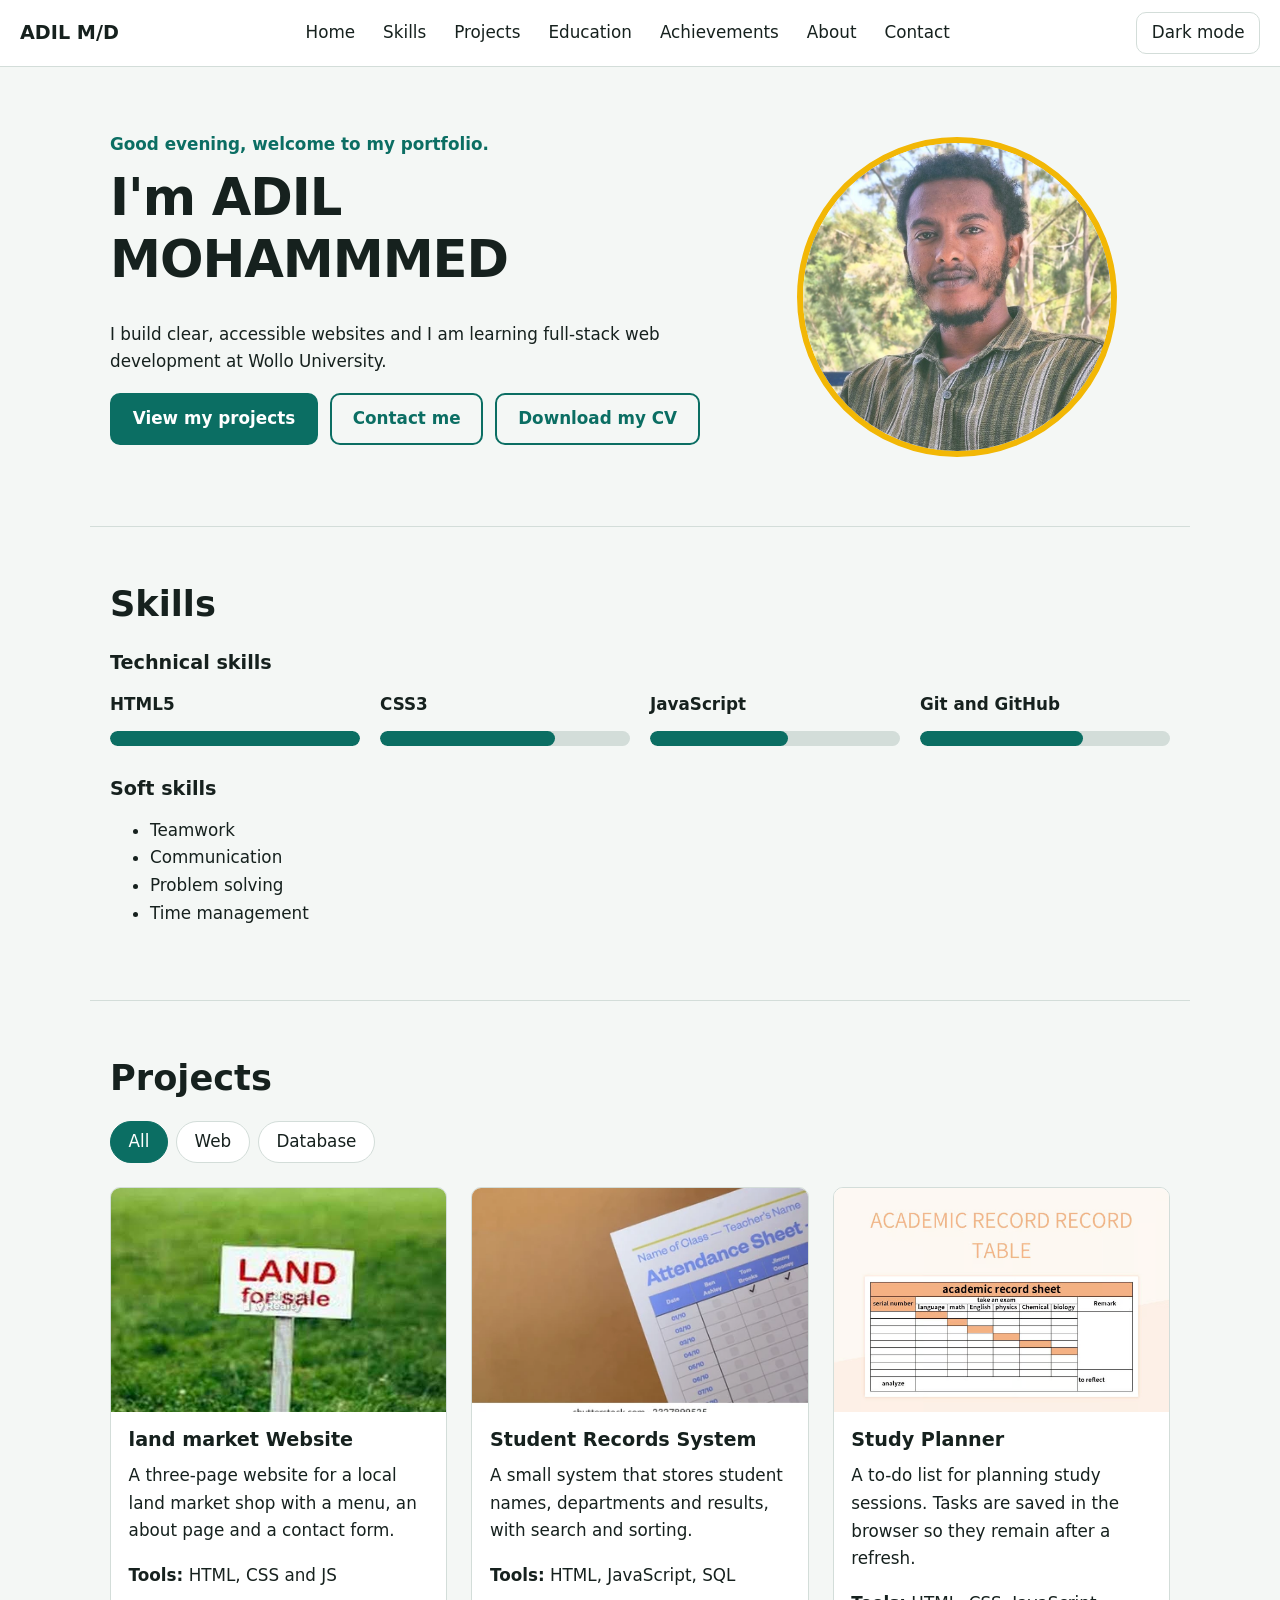
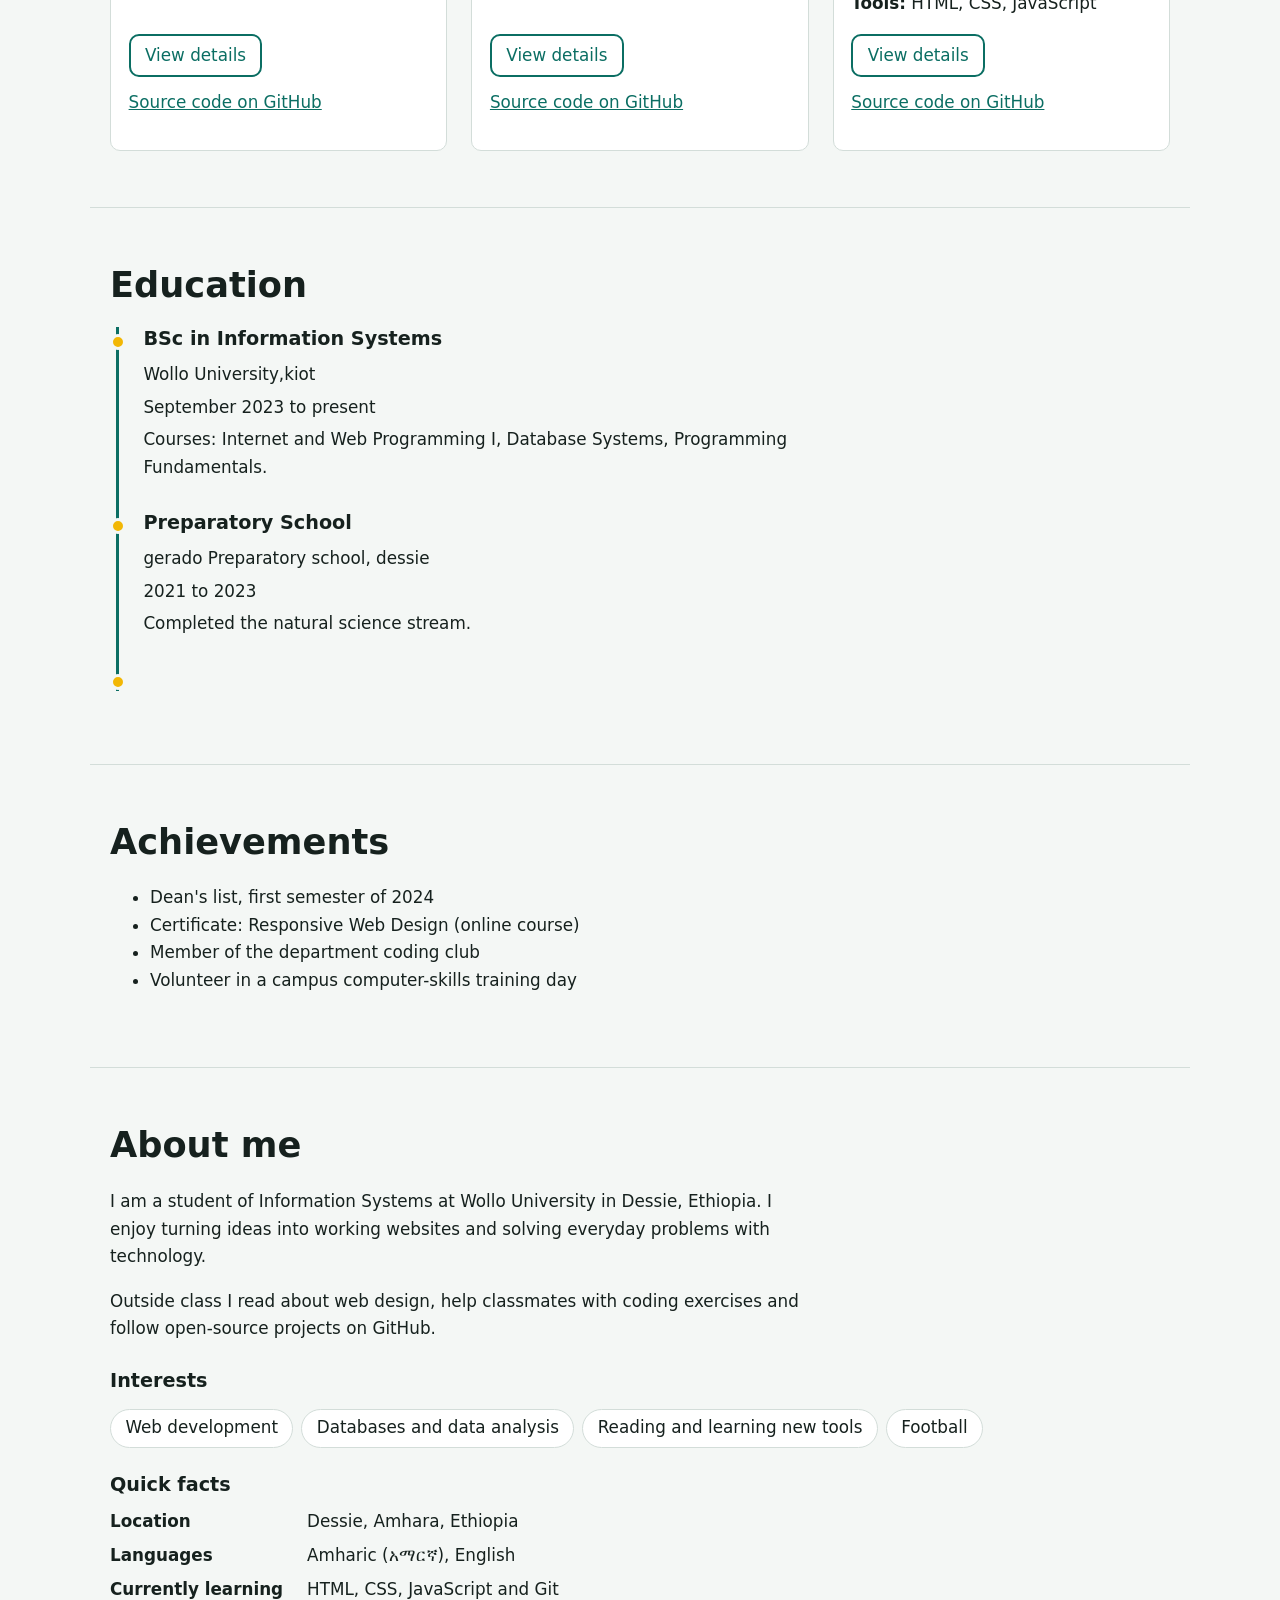
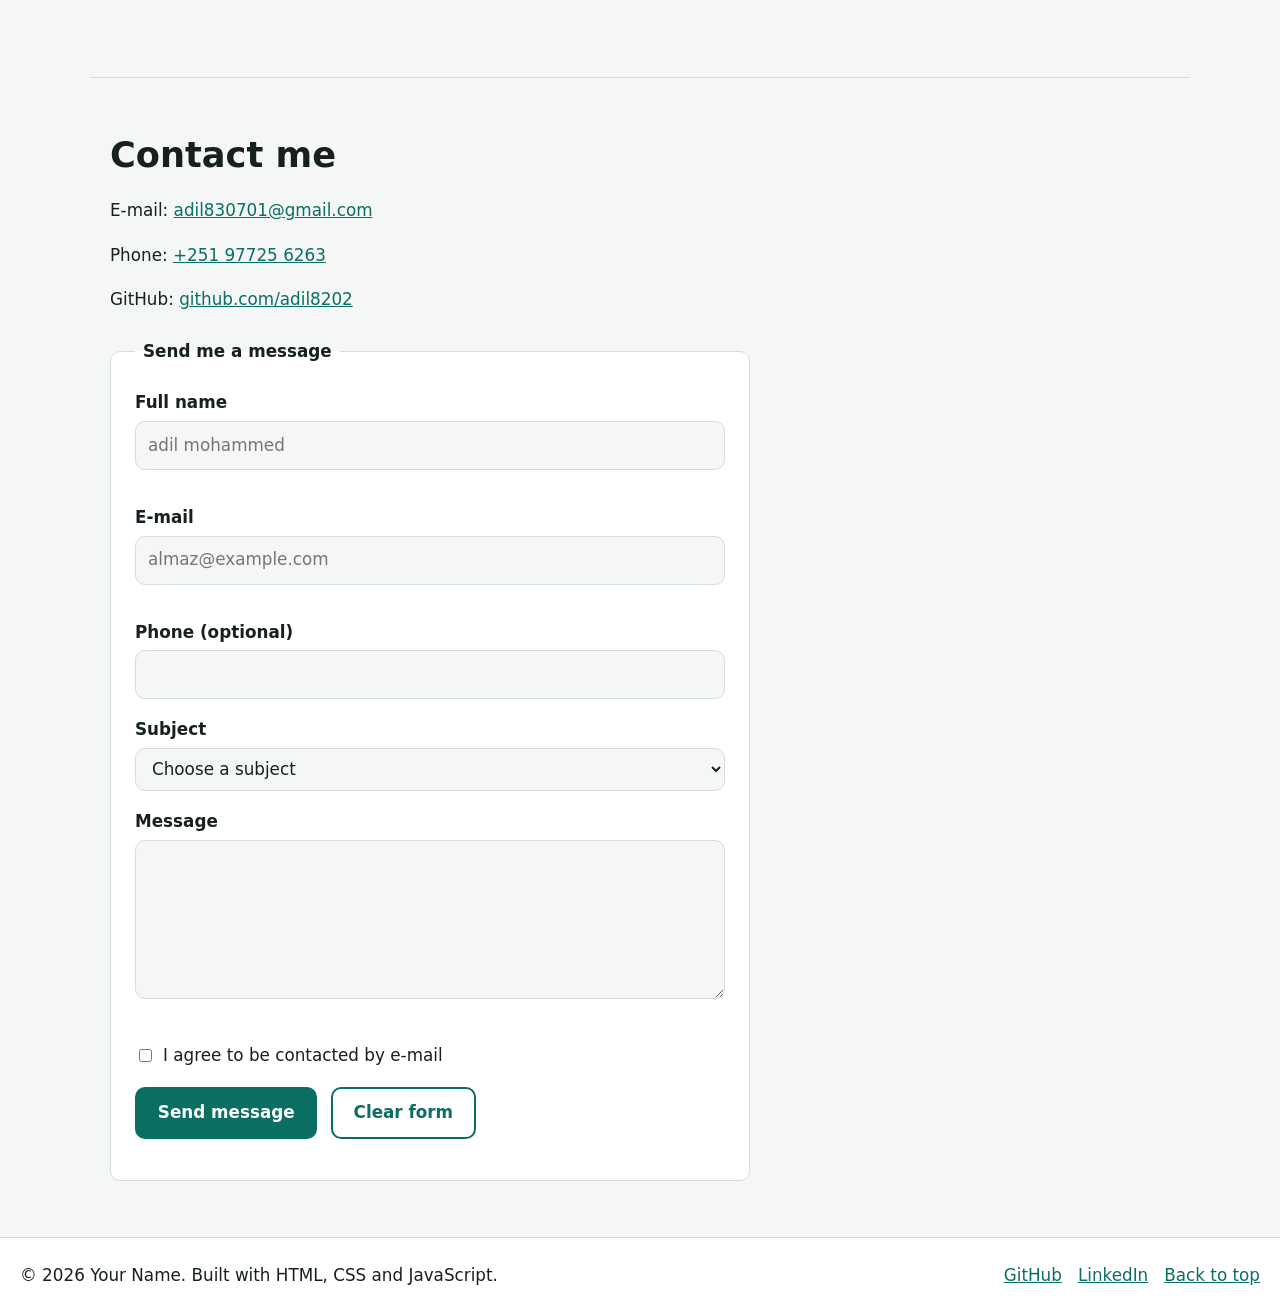
<file: index.html>
<!DOCTYPE html>
<html lang="en">
<head>
  <meta charset="UTF-8">
  <meta name="viewport" content="width=device-width, initial-scale=1.0">
  <title>Your Name | Information Systems Student Portfolio</title>
  <meta name="description" content="Portfolio of Your Name, an Information Systems student at Wollo University: skills, projects, education and contact details.">
  <meta name="author" content="Your Name">
  <meta property="og:title" content="Your Name | Portfolio">
  <meta property="og:description" content="Information Systems student building web projects.">

  <!-- Added in the next steps -->
  <link rel="stylesheet" href="index.css">
  <script src="index.js" defer></script>
</head>
<body>

  <!-- Skip link for keyboard and screen-reader users -->
  <a class="skip-link" href="#main">Skip to main content</a>

  <!-- ===================== HEADER + NAVIGATION ===================== -->
  <header id="top" class="site-header">
    <a class="logo" href="#home">ADIL M/D</a>

    <!-- JS (step 3): opens and closes the mobile menu -->
    <button id="menu-toggle" class="menu-toggle" type="button"
            aria-controls="main-nav" aria-expanded="false">Menu</button>

    <nav id="main-nav" class="main-nav" aria-label="Main navigation">
      <ul>
        <li><a href="#home">Home</a></li>
        <li><a href="#skills">Skills</a></li>
        <li><a href="#projects">Projects</a></li>
        <li><a href="#education">Education</a></li>
        <li><a href="#achievements">Achievements</a></li>
        <li><a href="#about">About</a></li>
        <li><a href="#contact">Contact</a></li>
      </ul>
    </nav>

    <!-- JS (step 3): dark / light mode -->
    <button id="theme-toggle" class="theme-toggle" type="button"
            aria-label="Switch between dark and light mode">Dark mode</button>
  </header>

  <main id="main">

    <!-- ===================== HOME ===================== -->
    <section id="home" class="hero" aria-labelledby="hero-title">
      <div class="hero-text">
        <!-- JS (step 3): greeting changes with the time of day -->
        <p id="greeting">Hello, welcome to my portfolio.</p>
        <h1 id="hero-title">I'm ADIL MOHAMMMED </h1>
        <p>I build clear, accessible websites and I am learning full-stack web development at Wollo University.</p>
        <p class="hero-actions">
          <a class="btn btn-primary" href="#projects">View my projects</a>
          <a class="btn btn-secondary" href="#contact">Contact me</a>
          <a class="btn btn-secondary" href="files/ADIL M.D CV.pdf" download>Download my CV</a>
        </p>
      </div>
      <figure class="hero-photo">
        <img src="/image/adil.jpg" alt="Portrait of Your Name smiling in front of a campus building"
             width="400" height="400">
      </figure>
    </section>


    <!-- ===================== SKILLS ===================== -->
    <section id="skills" aria-labelledby="skills-title">
      <h2 id="skills-title">Skills</h2>

      <h3>Technical skills</h3>
      <!-- JS/CSS (steps 2-3): animated progress bars -->
      <ul class="skill-list">
        <li>
          <label for="skill-html">HTML5</label>
          <progress id="skill-html" value="100" max="100">85%</progress>
        </li>
        <li>
          <label for="skill-css">CSS3</label>
          <progress id="skill-css" value="70" max="100">70%</progress>
        </li>
        <li>
          <label for="skill-js">JavaScript</label>
          <progress id="skill-js" value="55" max="100">55%</progress>
        </li>
        <li>
          <label for="skill-git">Git and GitHub</label>
          <progress id="skill-git" value="65" max="100">65%</progress>
        </li>
      </ul>

      <h3>Soft skills</h3>
      <ul>
        <li>Teamwork</li>
        <li>Communication</li>
        <li>Problem solving</li>
        <li>Time management</li>
      </ul>
    </section>

    <!-- ===================== PROJECTS ===================== -->
    <section id="projects" aria-labelledby="projects-title">
      <h2 id="projects-title">Projects</h2>

      <!-- JS (step 3): filter projects by data-category -->
      <div class="filter-bar" role="group" aria-label="Filter projects">
        <button type="button" class="filter-btn active" data-filter="all">All</button>
        <button type="button" class="filter-btn" data-filter="web">Web</button>
        <button type="button" class="filter-btn" data-filter="database">Database</button>
      </div>

      <div class="project-grid">

        <article class="project-card" data-category="web">
          <img src="image/land.png" alt="Screenshot of the dessie land mareket website home page"
               width="600" height="400" loading="lazy">
          <h3>land market  Website</h3>
          <p>A three-page website for a local land market shop with a menu, an about page and a contact form.</p>
          <p><strong>Tools:</strong> HTML, CSS and JS</p>
          <p>
            <!-- JS (step 3): opens a modal with more details -->
            <button type="button" class="details-btn" data-project="land" >View details</button>
            <a href="https://github.com" target="_blank" rel="noopener noreferrer">Source code on GitHub</a>
          </p>
        </article>

        <article class="project-card" data-category="database">
          <img src="image/student project.png" alt="Screenshot of a student records table with search box"
               width="600" height="400" loading="lazy">
          <h3>Student Records System</h3>
          <p>A small system that stores student names, departments and results, with search and sorting.</p>
          <p><strong>Tools:</strong> HTML, JavaScript, SQL</p>
          <p>
            <button type="button" class="details-btn" data-project="students">View details</button>
            <a href="https://github.com/your-username/student-records" target="_blank" rel="noopener noreferrer">Source code on GitHub</a>
          </p>
        </article>

        <article class="project-card" data-category="web">
          <img src="image/student records.png"  alt="this is study planner "
               width="600" height="400" loading="lazy">
          <h3>Study Planner</h3>
          <p>A to-do list for planning study sessions. Tasks are saved in the browser so they remain after a refresh.</p>
          <p><strong>Tools:</strong> HTML, CSS, JavaScript</p>
          <p>
            <button type="button" class="details-btn" data-project="planner">View details</button>
            <a href="https://github.com/your-username/study-planner" target="_blank" rel="noopener noreferrer">Source code on GitHub</a>
          </p>
        </article>

      </div>

      <!-- JS (step 3): project details modal -->
      <dialog id="project-modal" aria-labelledby="modal-title">
        <h3 id="modal-title">Project title<!-- ===================== ABOUT ===================== -->
    <section id="about" aria-labelledby="about-title">
      <h2 id="about-title">About</h2>
      <p>I am a student of Information Systems at Wollo University in Dessie, Ethiopia. I enjoy turning ideas into working websites and solving everyday problems with technology.</p>
      <p>Outside class I read about web design, help classmates with coding exercises and follow open-source projects on GitHub.</p>

      <h3>Interests</h3>
      <ul class="interest-list">
        <li>Web development</li>
        <li>Databases and data analysis</li>
        <li>Reading and learning new tools</li>
        <li>Football</li>
      </ul>
<!-- ===================== ABOUT ===================== -->
    <section id="about" aria-labelledby="about-title">
      <h2 id="about-title">About </h2>
      <p>I am a student of Information Systems at Wollo University in Dessie, Ethiopia. I enjoy turning ideas into working websites and solving everyday problems with technology.</p>
      <p>Outside class I read about web design, help classmates with coding exercises and follow open-source projects on GitHub.</p>

      <h3>Interests</h3>
      <ul class="interest-list">
        <li>Web development</li>
        <li>Databases and data analysis</li>
        <li>Reading and learning new tools</li>
        <li>Football</li>
      </ul>
<!-- ===================== ABOUT ===================== -->
    <section id="about" aria-labelledby="about-title">
      <h2 id="about-title">About</h2>
      <p>I am a student of Information Systems at Wollo University in Dessie, Ethiopia. I enjoy turning ideas into working websites and solving everyday problems with technology.</p>
      <p>Outside class I read about web design, help classmates with coding exercises and follow open-source projects on GitHub.</p>

      <h3>Interests</h3>
      <ul class="interest-list">
        <li>Web development</li>
        <li>Databases and data analysis</li>
        <li>Reading and learning new tools</li>
        <li>Football</li>
      </ul>
<!-- ===================== ABOUT ===================== -->
    <section id="about" aria-labelledby="about-title">
      <h2 id="about-title">About</h2>
      <p>I am a student of Information Systems at Wollo University in Dessie, Ethiopia. I enjoy turning ideas into working websites and solving everyday problems with technology.</p>
      <p>Outside class I read about web design, help classmates with coding exercises and follow open-source projects on GitHub.</p>

      <h3>Interests</h3>
      <ul class="interest-list">
        <li>Web development</li>
        <li>Databases and data analysis</li>
        <li>Reading and learning new tools</li>
        <li>Football</li>
      </ul>

      <h3>Quick facts</h3>
      <dl>
        <dt>Location</dt>
        <dd>Dessie, Amhara, Ethiopia</dd>
        <dt>Languages</dt>
        <dd>Amharic (አማርኛ), English</dd>
        <dt>Currently learning</dt>
        <dd>HTML, CSS, JavaScript and Git</dd>
      </dl>
    </section>
      <h3>Quick facts</h3>
      <dl>
        <dt>Location</dt>
        <dd>Dessie, Amhara, Ethiopia</dd>
        <dt>Languages</dt>
        <dd>Amharic (አማርኛ), English</dd>
        <dt>Currently learning</dt>
        <dd>HTML, CSS, JavaScript and Git</dd>
      </dl>
    </section>
      <h3>Quick facts</h3>
      <dl>
        <dt>Location</dt>
        <dd>Dessie, Amhara, Ethiopia</dd>
        <dt>Languages</dt>
        <dd>Amharic (አማርኛ), English</dd>
        <dt>Currently learning</dt>
        <dd>HTML, CSS, JavaScript and Git</dd>
      </dl>
    </section>
      <h3>Quick facts</h3>
      <dl>
        <dt>Location</dt>
        <dd>Dessie, Amhara, Ethiopia</dd>
        <dt>Languages</dt>
        <dd>Amharic (አማርኛ), English</dd>
        <dt>Currently learning</dt>
        <dd>HTML, CSS, JavaScript and Git</dd>
      </dl>
    </section></h3>
        <p id="modal-text">Project description goes here.</p>
        <button type="button" id="modal-close">Close</button>
      </dialog>
    </section>

    <!-- ===================== EDUCATION ===================== -->
    <section id="education" aria-labelledby="education-title">
      <h2 id="education-title">Education</h2>

      <ol class="timeline">
        <li>
          <h3>BSc in Information Systems</h3>
          <p>Wollo University,kiot</p>
          <p><time datetime="2023-09">September 2023</time> to present</p>
          <p>Courses: Internet and Web Programming I, Database Systems, Programming Fundamentals.</p>
        </li>
        <li>
          <h3>Preparatory School</h3>
          <p>gerado Preparatory school, dessie</p>
          <p><time datetime="2021-09">2021</time> to <time datetime="2023-06">2023</time></p>
          <p>Completed the natural science stream.</p>
        </li>
        <li>

        </li>
      </ol>
    </section>

    <!-- ===================== ACHIEVEMENTS ===================== -->
    <section id="achievements" aria-labelledby="achievements-title">
      <h2 id="achievements-title">Achievements</h2>
      <ul>
        <li>Dean's list, first semester of 2024</li>
        <li>Certificate: Responsive Web Design (online course)</li>
        <li>Member of the department coding club</li>
        <li>Volunteer in a campus computer-skills training day</li>
      </ul>
    </section>

    <!-- ===================== ABOUT ===================== -->
    <section id="about" aria-labelledby="about-title">
      <h2 id="about-title">About me</h2>
      <p>I am a student of Information Systems at Wollo University in Dessie, Ethiopia. I enjoy turning ideas into working websites and solving everyday problems with technology.</p>
      <p>Outside class I read about web design, help classmates with coding exercises and follow open-source projects on GitHub.</p>

      <h3>Interests</h3>
      <ul class="interest-list">
        <li>Web development</li>
        <li>Databases and data analysis</li>
        <li>Reading and learning new tools</li>
        <li>Football</li>
      </ul>

      <h3>Quick facts</h3>
      <dl>
        <dt>Location</dt>
        <dd>Dessie, Amhara, Ethiopia</dd>
        <dt>Languages</dt>
        <dd>Amharic (አማርኛ), English</dd>
        <dt>Currently learning</dt>
        <dd>HTML, CSS, JavaScript and Git</dd>
      </dl>
    </section>

    <!-- ===================== CONTACT ===================== -->
    <section id="contact" aria-labelledby="contact-title">
      <h2 id="contact-title">Contact me</h2>

      <address>
        <p>E-mail: <a href="mailto:adil830701@gmail.com">adil830701@gmail.com</a></p>
        <p>Phone: <a href="tel:+25197725 6263">+251 97725 6263</a></p>
        <p>GitHub: <a href="https://github.com/adil8202" target="_blank" rel="noopener noreferrer">github.com/adil8202</a></p>
      </address>

      <!-- JS (step 3): extra client-side validation and a success message -->
      <form id="contact-form" action="#" method="post" novalidate>
        <fieldset>
          <legend>Send me a message</legend>

          <p>
            <label for="name">Full name</label>
            <input type="text" id="name" name="name" required minlength="3"
                   autocomplete="name" placeholder="adil mohammed ">
            <span class="error" id="name-error" aria-live="polite"></span>
          </p>

          <p>
            <label for="email">E-mail</label>
            <input type="email" id="email" name="email" required
                   autocomplete="email" placeholder="almaz@example.com">
            <span class="error" id="email-error" aria-live="polite"></span>
          </p>

          <p>
            <label for="phone">Phone (optional)</label>
            <input type="tel" id="phone" name="phone" pattern="09[0-9]{8}"
                   title="10 digits starting with 09" autocomplete="tel">
          </p>

          <p>
            <label for="subject">Subject</label>
            <select id="subject" name="subject" required>
              <option value="">Choose a subject</option>
              <option value="project">Project work</option>
              <option value="internship">Internship</option>
              <option value="other">Other</option>
            </select>
          </p>

          <p>
            <label for="message">Message</label>
            <textarea id="message" name="message" rows="5" required minlength="10"
                      maxlength="500"></textarea>
            <span class="error" id="message-error" aria-live="polite"></span>
          </p>

          <p>
            <label>
              <input type="checkbox" name="consent" required>
              I agree to be contacted by e-mail
            </label>
          </p>

          <p>
            <button type="submit" class="btn btn-primary">Send message</button>
            <button type="reset" class="btn btn-secondary">Clear form</button>
          </p>
          <p id="form-status" role="status"></p>
        </fieldset>
      </form>
    </section>

  </main>

    <!-- ===================== FOOTER ===================== -->
  <footer class="site-footer">
    <p>&copy; 2026 Your Name. Built with HTML, CSS and JavaScript.</p>
    <nav aria-label="Footer navigation">
      <ul>
        <li><a href="https://github.com/your-username" target="_blank" rel="noopener noreferrer">GitHub</a></li>
        <li><a href="https://www.linkedin.com/in/your-username" target="_blank" rel="noopener noreferrer">LinkedIn</a></li>
        <li><a href="#top">Back to top</a></li>
      </ul>
    </nav>
  </footer>
 
</body>
</html>
</file>
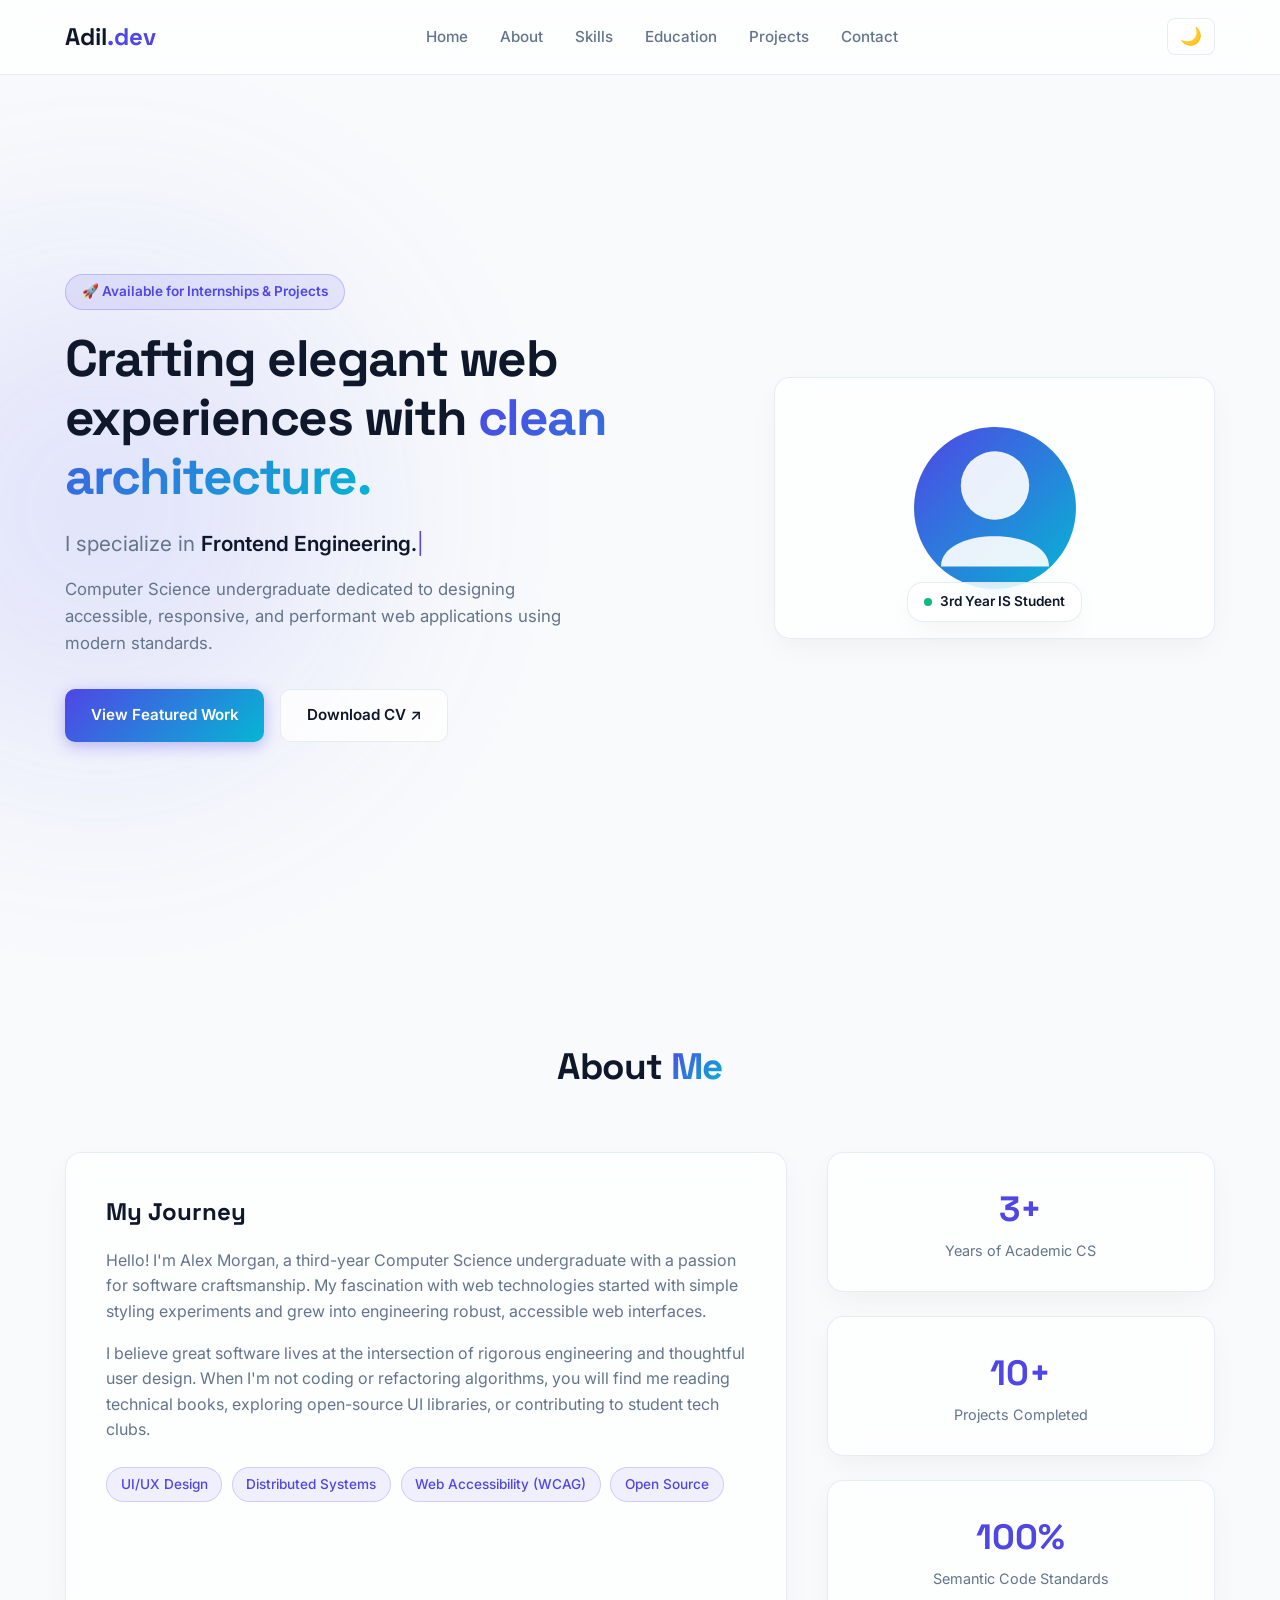
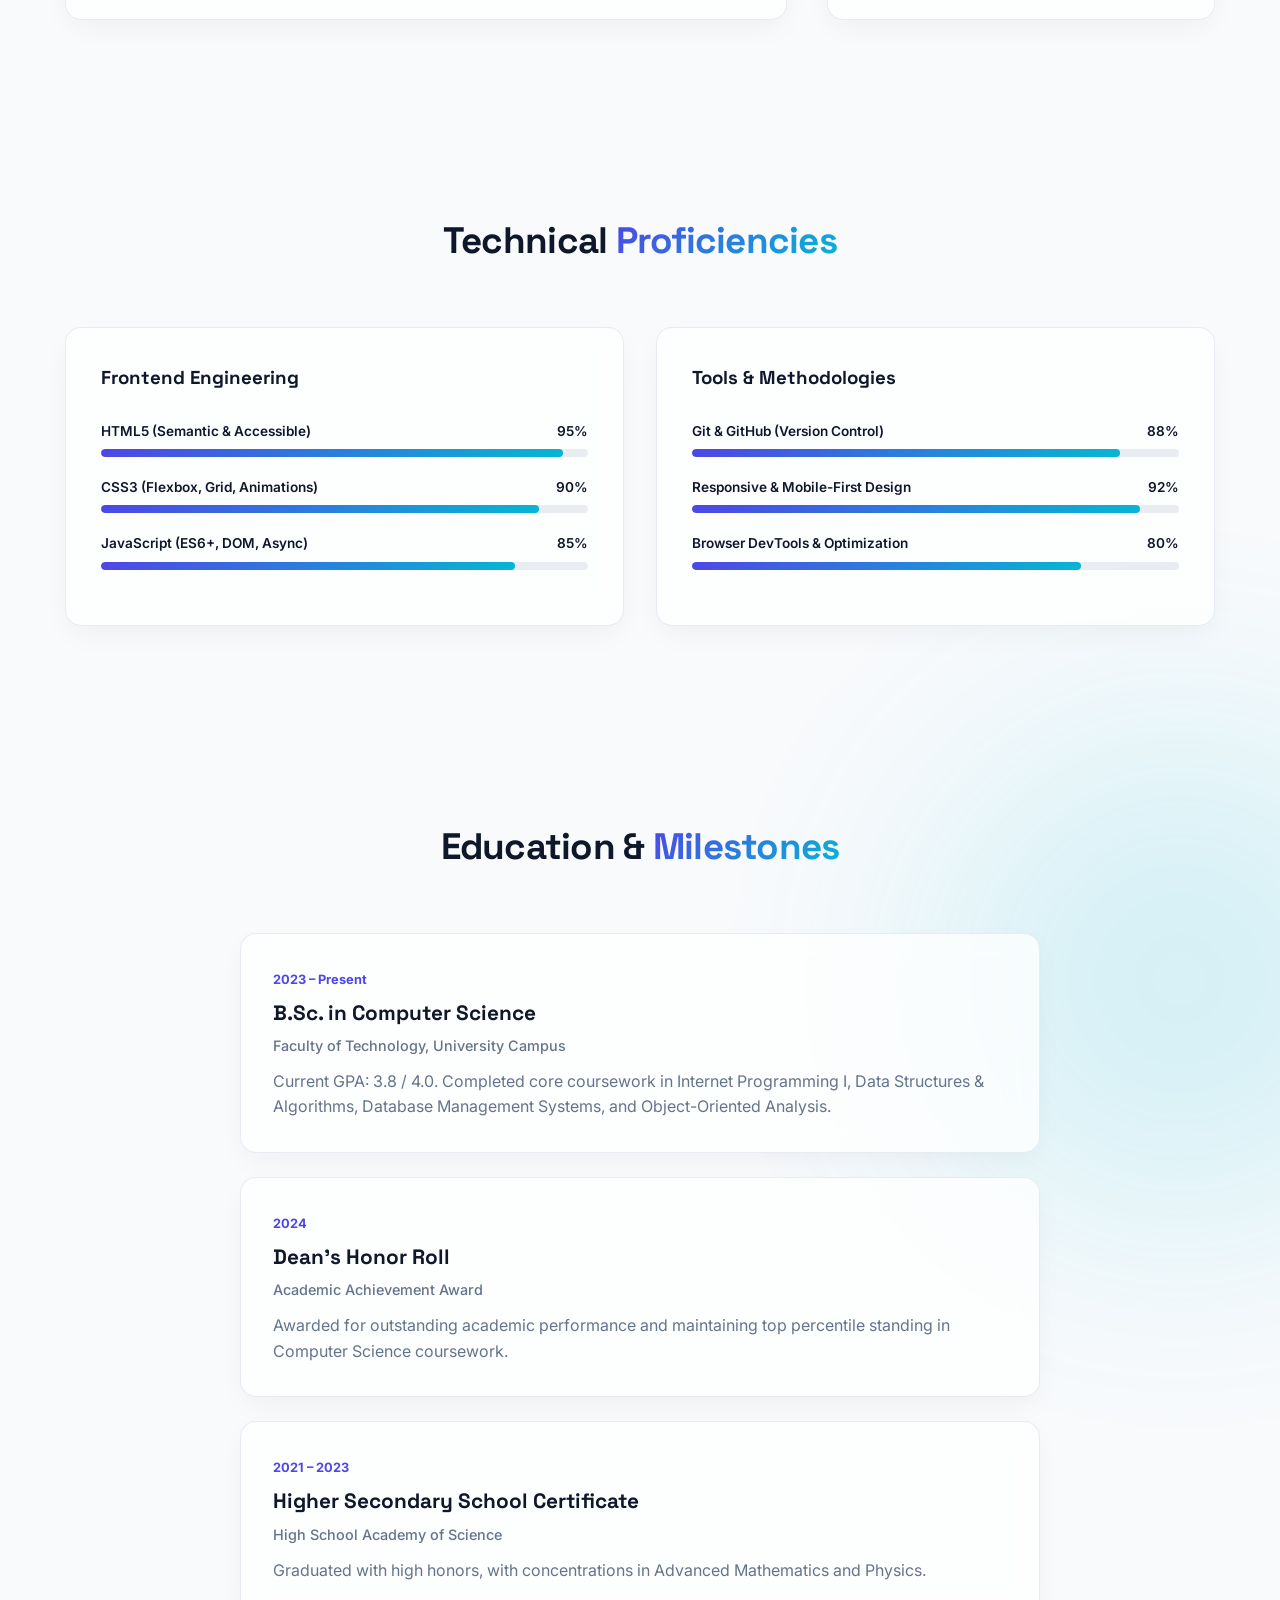
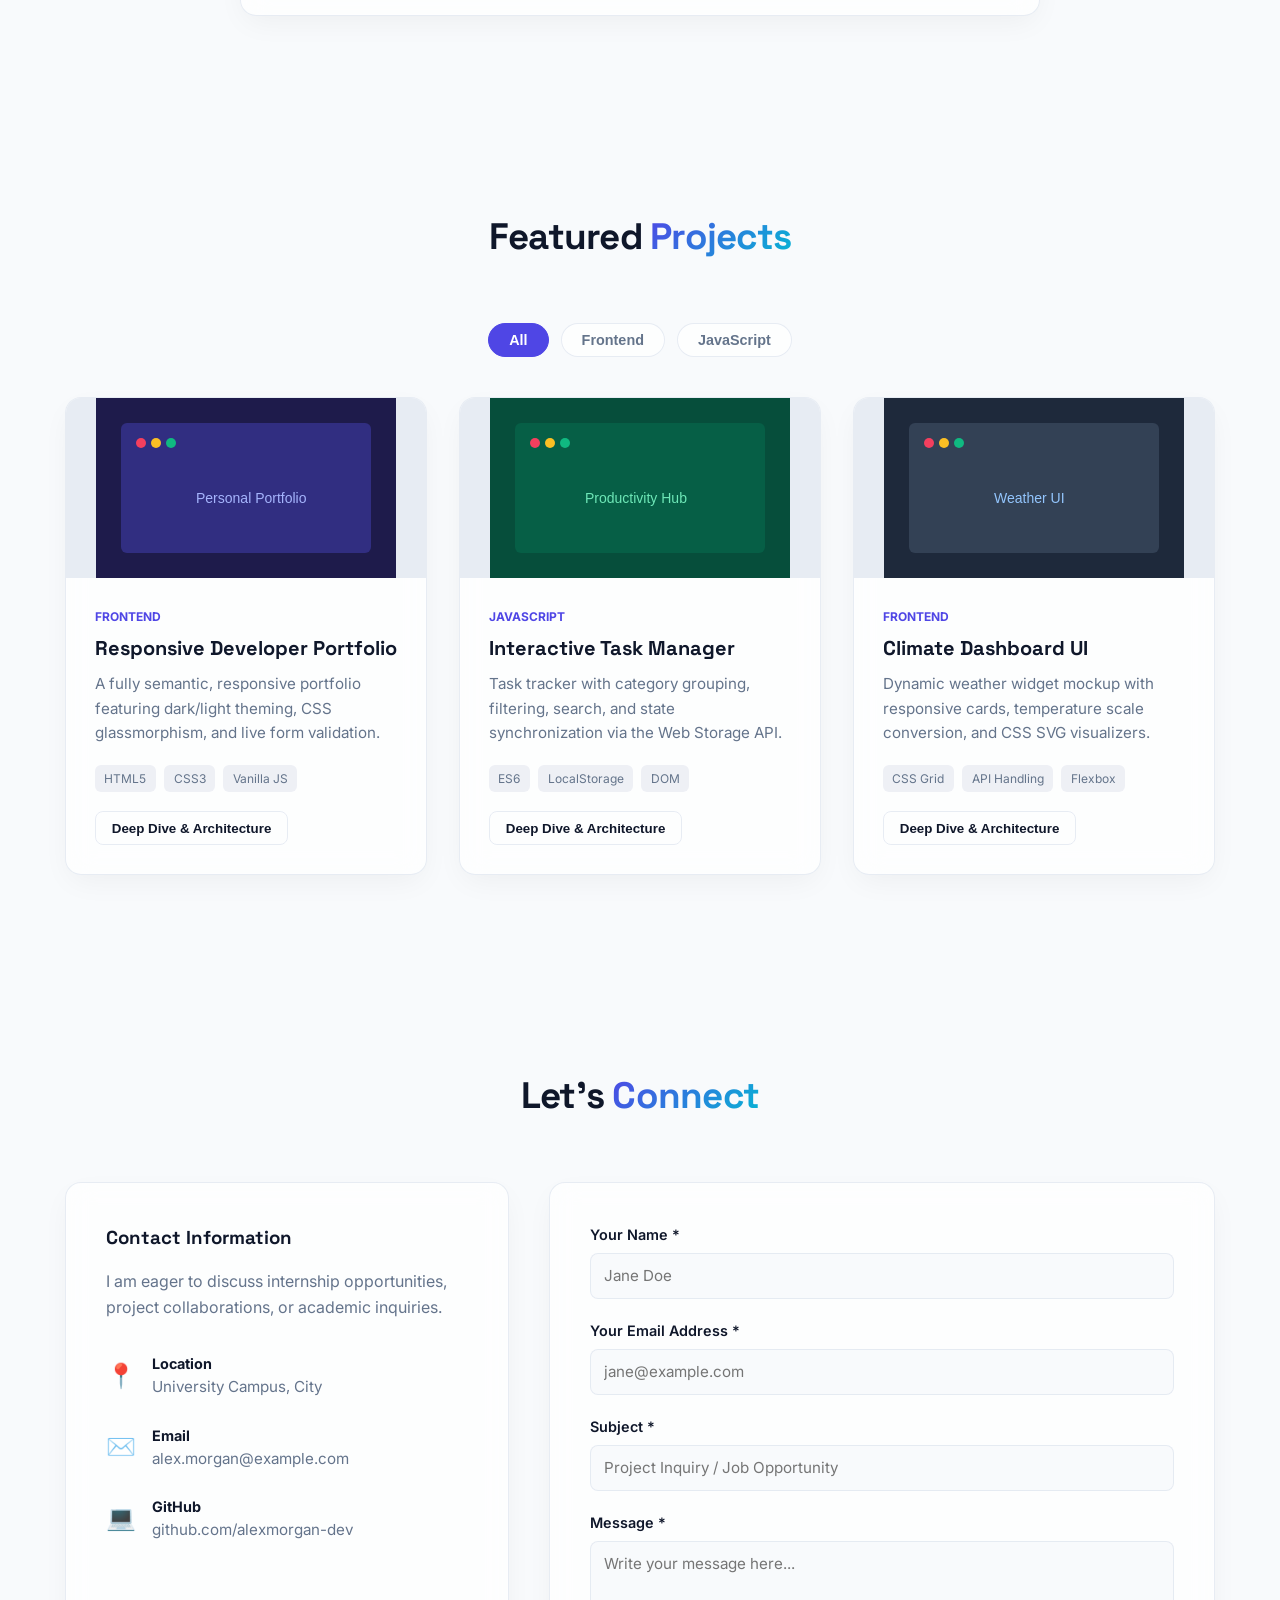
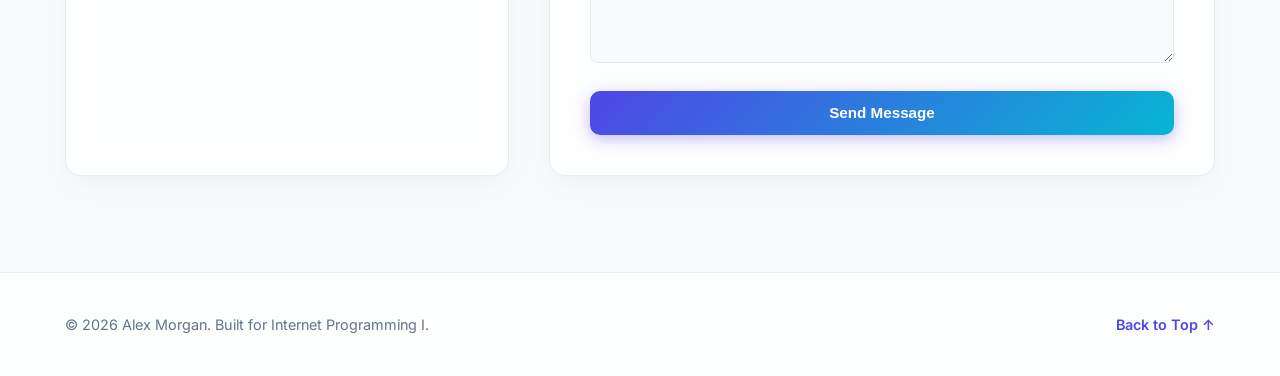
<file: personal_portfoilo-0/index.html>
<!DOCTYPE html>
<html lang="en">
<head>
  <meta charset="UTF-8">
  <meta name="viewport" content="width=device-width, initial-scale=1.0">
  <meta name="description" content="Personal Portfolio of a passionate Web Developer and Computer Science student.">
  <title>Alex Morgan | Software Developer & Designer</title>

  <!-- Google Fonts: Space Grotesk & Inter -->
  <link rel="preconnect" href="https://fonts.googleapis.com">
  <link rel="preconnect" href="https://fonts.gstatic.com" crossorigin>
  <link href="https://fonts.googleapis.com/css2?family=Inter:wght@300;400;500;600;700&family=Space+Grotesk:wght@500;600;700&display=swap" rel="stylesheet">

  <link rel="stylesheet" href="css/style.css">
</head>
<body>

  <!-- Top Scroll Reading Bar -->
  <div id="scroll-progress" class="scroll-progress" aria-hidden="true"></div>

  <!-- Ambient Glow Background Orbs -->
  <div class="glow-orb orb-1" aria-hidden="true"></div>
  <div class="glow-orb orb-2" aria-hidden="true"></div>

  <!-- ==================== HEADER & NAVBAR ==================== -->
  <header class="header">
    <nav class="navbar container" aria-label="Main Navigation">
      <a href="#home" class="logo">Adil<span class="logo-accent">.dev</span></a>

      <ul class="nav-links" id="nav-links">
        <li><a href="#home" class="nav-item">Home</a></li>
        <li><a href="#about" class="nav-item">About</a></li>
        <li><a href="#skills" class="nav-item">Skills</a></li>
        <li><a href="#education" class="nav-item">Education</a></li>
        <li><a href="#projects" class="nav-item">Projects</a></li>
        <li><a href="#contact" class="nav-item">Contact</a></li>
      </ul>

      <div class="nav-actions">
        <button id="theme-toggle" class="icon-btn" aria-label="Toggle Dark/Light Mode">🌙</button>
        <button id="menu-toggle" class="hamburger" aria-label="Open Navigation Menu" aria-expanded="false">☰</button>
      </div>
    </nav>
  </header>

  <main>
    <!-- ==================== 1. HOME / HERO SECTION ==================== -->
    <section id="home" class="hero section">
      <div class="container hero-layout">
        <div class="hero-content">
          <div class="badge">🚀 Available for Internships & Projects</div>
          <h1 class="hero-title">
            Crafting elegant web experiences with <span class="gradient-text">clean architecture.</span>
          </h1>
          <p class="hero-typing">
            I specialize in <span id="typewriter" class="typewriter-text"></span><span class="cursor">|</span>
          </p>
          <p class="hero-desc">
            Computer Science undergraduate dedicated to designing accessible, responsive, 
            and performant web applications using modern standards.
          </p>
          <div class="hero-buttons">
            <a href="#projects" class="btn btn-primary">View Featured Work</a>
            <a href="assets/docs/cv.pdf" download class="btn btn-glass">Download CV ↗</a>
          </div>
        </div>

        <div class="hero-visual">
          <div class="avatar-card glass-card">
            <!-- Professional SVG Avatar Illustration -->
            <svg class="hero-svg" viewBox="0 0 200 200" xmlns="http://www.w3.org/2000/svg">
              <circle cx="100" cy="100" r="90" fill="url(#avatar-grad)" />
              <circle cx="100" cy="75" r="38" fill="#ffffff" opacity="0.9" />
              <path d="M 40 165 C 40 120, 160 120, 160 165" fill="#ffffff" opacity="0.9" />
              <defs>
                <linearGradient id="avatar-grad" x1="0%" y1="0%" x2="100%" y2="100%">
                  <stop offset="0%" stop-color="#4f46e5" />
                  <stop offset="100%" stop-color="#06b6d4" />
                </linearGradient>
              </defs>
            </svg>
            <div class="avatar-floating-badge glass-card">
              <span class="status-indicator"></span> 3rd Year IS Student
            </div>
          </div>
        </div>
      </div>
    </section>

    <!-- ==================== 2. ABOUT ME SECTION ==================== -->
    <section id="about" class="about section reveal">
      <div class="container">
        <h2 class="section-title">About <span class="gradient-text">Me</span></h2>
        <div class="about-grid">
          <div class="about-story glass-card">
            <h3>My Journey</h3>
            <p>
              Hello! I'm Alex Morgan, a third-year Computer Science undergraduate with a passion for software craftsmanship. My fascination with web technologies started with simple styling experiments and grew into engineering robust, accessible web interfaces.
            </p>
            <p>
              I believe great software lives at the intersection of rigorous engineering and thoughtful user design. When I'm not coding or refactoring algorithms, you will find me reading technical books, exploring open-source UI libraries, or contributing to student tech clubs.
            </p>
            <div class="interests-tags">
              <span class="tag-pill">UI/UX Design</span>
              <span class="tag-pill">Distributed Systems</span>
              <span class="tag-pill">Web Accessibility (WCAG)</span>
              <span class="tag-pill">Open Source</span>
            </div>
          </div>

          <div class="about-highlights">
            <div class="stat-card glass-card">
              <span class="stat-number">3+</span>
              <span class="stat-label">Years of Academic CS</span>
            </div>
            <div class="stat-card glass-card">
              <span class="stat-number">10+</span>
              <span class="stat-label">Projects Completed</span>
            </div>
            <div class="stat-card glass-card">
              <span class="stat-number">100%</span>
              <span class="stat-label">Semantic Code Standards</span>
            </div>
          </div>
        </div>
      </div>
    </section>

    <!-- ==================== 3. SKILLS SECTION ==================== -->
    <section id="skills" class="skills section reveal">
      <div class="container">
        <h2 class="section-title">Technical <span class="gradient-text">Proficiencies</span></h2>
        <div class="skills-grid">
          <!-- Frontend Card -->
          <article class="skill-card glass-card">
            <h3>Frontend Engineering</h3>
            <div class="skill-item">
              <div class="skill-info"><span>HTML5 (Semantic & Accessible)</span><span>95%</span></div>
              <div class="progress-bar"><div class="fill" data-progress="95%"></div></div>
            </div>
            <div class="skill-item">
              <div class="skill-info"><span>CSS3 (Flexbox, Grid, Animations)</span><span>90%</span></div>
              <div class="progress-bar"><div class="fill" data-progress="90%"></div></div>
            </div>
            <div class="skill-item">
              <div class="skill-info"><span>JavaScript (ES6+, DOM, Async)</span><span>85%</span></div>
              <div class="progress-bar"><div class="fill" data-progress="85%"></div></div>
            </div>
          </article>

          <!-- Tools & Backend Card -->
          <article class="skill-card glass-card">
            <h3>Tools & Methodologies</h3>
            <div class="skill-item">
              <div class="skill-info"><span>Git & GitHub (Version Control)</span><span>88%</span></div>
              <div class="progress-bar"><div class="fill" data-progress="88%"></div></div>
            </div>
            <div class="skill-item">
              <div class="skill-info"><span>Responsive & Mobile-First Design</span><span>92%</span></div>
              <div class="progress-bar"><div class="fill" data-progress="92%"></div></div>
            </div>
            <div class="skill-item">
              <div class="skill-info"><span>Browser DevTools & Optimization</span><span>80%</span></div>
              <div class="progress-bar"><div class="fill" data-progress="80%"></div></div>
            </div>
          </article>
        </div>
      </div>
    </section>

    <!-- ==================== 4. EDUCATION & ACHIEVEMENTS ==================== -->
    <section id="education" class="education section reveal">
      <div class="container">
        <h2 class="section-title">Education & <span class="gradient-text">Milestones</span></h2>
        <div class="timeline">
          <!-- Item 1 -->
          <article class="timeline-item glass-card">
            <span class="timeline-date">2023 – Present</span>
            <h3>B.Sc. in Computer Science</h3>
            <p class="timeline-place">Faculty of Technology, University Campus</p>
            <p>
              Current GPA: 3.8 / 4.0. Completed core coursework in Internet Programming I, Data Structures & Algorithms, Database Management Systems, and Object-Oriented Analysis.
            </p>
          </article>

          <!-- Item 2 -->
          <article class="timeline-item glass-card">
            <span class="timeline-date">2024</span>
            <h3>Dean's Honor Roll</h3>
            <p class="timeline-place">Academic Achievement Award</p>
            <p>Awarded for outstanding academic performance and maintaining top percentile standing in Computer Science coursework.</p>
          </article>

          <!-- Item 3 -->
          <article class="timeline-item glass-card">
            <span class="timeline-date">2021 – 2023</span>
            <h3>Higher Secondary School Certificate</h3>
            <p class="timeline-place">High School Academy of Science</p>
            <p>Graduated with high honors, with concentrations in Advanced Mathematics and Physics.</p>
          </article>
        </div>
      </div>
    </section>

    <!-- ==================== 5. PROJECTS SECTION ==================== -->
    <section id="projects" class="projects section reveal">
      <div class="container">
        <h2 class="section-title">Featured <span class="gradient-text">Projects</span></h2>

        <!-- Interactive Filtering Controls -->
        <div class="filter-group">
          <button class="filter-btn active" data-filter="all">All</button>
          <button class="filter-btn" data-filter="frontend">Frontend</button>
          <button class="filter-btn" data-filter="javascript">JavaScript</button>
        </div>

        <div class="projects-grid">
          <!-- Project 1 -->
          <article class="project-card glass-card" data-category="frontend">
            <div class="project-image-wrapper">
              <svg class="project-svg" viewBox="0 0 300 180" xmlns="http://www.w3.org/2000/svg">
                <rect width="300" height="180" fill="#1e1b4b" />
                <rect x="25" y="25" width="250" height="130" rx="6" fill="#312e81" />
                <circle cx="45" cy="45" r="5" fill="#f43f5e" />
                <circle cx="60" cy="45" r="5" fill="#fbbf24" />
                <circle cx="75" cy="45" r="5" fill="#10b981" />
                <text x="100" y="105" fill="#a5b4fc" font-family="sans-serif" font-size="14">Personal Portfolio</text>
              </svg>
            </div>
            <div class="project-body">
              <span class="category-badge">Frontend</span>
              <h3>Responsive Developer Portfolio</h3>
              <p>A fully semantic, responsive portfolio featuring dark/light theming, CSS glassmorphism, and live form validation.</p>
              <div class="project-tags"><span>HTML5</span><span>CSS3</span><span>Vanilla JS</span></div>
              <button class="btn-sm btn-modal" data-modal="modal-portfolio">Deep Dive & Architecture</button>
            </div>
          </article>

          <!-- Project 2 -->
          <article class="project-card glass-card" data-category="javascript">
            <div class="project-image-wrapper">
              <svg class="project-svg" viewBox="0 0 300 180" xmlns="http://www.w3.org/2000/svg">
                <rect width="300" height="180" fill="#064e3b" />
                <rect x="25" y="25" width="250" height="130" rx="6" fill="#065f46" />
                <circle cx="45" cy="45" r="5" fill="#f43f5e" />
                <circle cx="60" cy="45" r="5" fill="#fbbf24" />
                <circle cx="75" cy="45" r="5" fill="#10b981" />
                <text x="95" y="105" fill="#6ee7b7" font-family="sans-serif" font-size="14">Productivity Hub</text>
              </svg>
            </div>
            <div class="project-body">
              <span class="category-badge">JavaScript</span>
              <h3>Interactive Task Manager</h3>
              <p>Task tracker with category grouping, filtering, search, and state synchronization via the Web Storage API.</p>
              <div class="project-tags"><span>ES6</span><span>LocalStorage</span><span>DOM</span></div>
              <button class="btn-sm btn-modal" data-modal="modal-task">Deep Dive & Architecture</button>
            </div>
          </article>

          <!-- Project 3 -->
          <article class="project-card glass-card" data-category="frontend">
            <div class="project-image-wrapper">
              <svg class="project-svg" viewBox="0 0 300 180" xmlns="http://www.w3.org/2000/svg">
                <rect width="300" height="180" fill="#1e293b" />
                <rect x="25" y="25" width="250" height="130" rx="6" fill="#334155" />
                <circle cx="45" cy="45" r="5" fill="#f43f5e" />
                <circle cx="60" cy="45" r="5" fill="#fbbf24" />
                <circle cx="75" cy="45" r="5" fill="#10b981" />
                <text x="110" y="105" fill="#93c5fd" font-family="sans-serif" font-size="14">Weather UI</text>
              </svg>
            </div>
            <div class="project-body">
              <span class="category-badge">Frontend</span>
              <h3>Climate Dashboard UI</h3>
              <p>Dynamic weather widget mockup with responsive cards, temperature scale conversion, and CSS SVG visualizers.</p>
              <div class="project-tags"><span>CSS Grid</span><span>API Handling</span><span>Flexbox</span></div>
              <button class="btn-sm btn-modal" data-modal="modal-weather">Deep Dive & Architecture</button>
            </div>
          </article>
        </div>
      </div>
    </section>

    <!-- ==================== 6. CONTACT SECTION ==================== -->
    <section id="contact" class="contact section reveal">
      <div class="container">
        <h2 class="section-title">Let's <span class="gradient-text">Connect</span></h2>
        <div class="contact-grid">
          <!-- Information Column -->
          <div class="contact-info glass-card">
            <h3>Contact Information</h3>
            <p>I am eager to discuss internship opportunities, project collaborations, or academic inquiries.</p>
            <div class="contact-entry">
              <span class="entry-icon">📍</span>
              <div>
                <strong>Location</strong>
                <p>University Campus, City</p>
              </div>
            </div>
            <div class="contact-entry">
              <span class="entry-icon">✉️</span>
              <div>
                <strong>Email</strong>
                <p>alex.morgan@example.com</p>
              </div>
            </div>
            <div class="contact-entry">
              <span class="entry-icon">💻</span>
              <div>
                <strong>GitHub</strong>
                <p>github.com/alexmorgan-dev</p>
              </div>
            </div>
          </div>

          <!-- Validated Form -->
          <form id="contact-form" class="contact-form glass-card" novalidate>
            <div class="form-control">
              <label for="name">Your Name *</label>
              <input type="text" id="name" name="name" placeholder="Jane Doe" required>
              <small class="error-msg" id="name-error"></small>
            </div>

            <div class="form-control">
              <label for="email">Your Email Address *</label>
              <input type="email" id="email" name="email" placeholder="jane@example.com" required>
              <small class="error-msg" id="email-error"></small>
            </div>

            <div class="form-control">
              <label for="subject">Subject *</label>
              <input type="text" id="subject" name="subject" placeholder="Project Inquiry / Job Opportunity" required>
              <small class="error-msg" id="subject-error"></small>
            </div>

            <div class="form-control">
              <label for="message">Message *</label>
              <textarea id="message" name="message" rows="5" placeholder="Write your message here..." required></textarea>
              <small class="error-msg" id="message-error"></small>
            </div>

            <button type="submit" class="btn btn-primary btn-block">Send Message</button>
            <div id="form-alert" class="form-alert" role="alert"></div>
          </form>
        </div>
      </div>
    </section>
  </main>

  <!-- ==================== FOOTER ==================== -->
  <footer class="footer">
    <div class="container footer-layout">
      <p>&copy; <span id="current-year"></span> Alex Morgan. Built for Internet Programming I.</p>
      <div class="footer-links">
        <a href="#home">Back to Top ↑</a>
      </div>
    </div>
  </footer>

  <!-- ==================== PROJECT DETAILS MODAL ==================== -->
  <div id="project-modal" class="modal" aria-hidden="true" role="dialog" aria-labelledby="modal-title">
    <div class="modal-overlay" id="modal-overlay"></div>
    <div class="modal-content glass-card">
      <button id="modal-close" class="modal-close" aria-label="Close details popup">&times;</button>
      <h3 id="modal-title">Project Details</h3>
      <p id="modal-desc">Description text will appear here.</p>
      <div id="modal-tags" class="project-tags"></div>
    </div>
  </div>

  <!-- Back to Top Button -->
  <button id="back-to-top" class="back-to-top" aria-label="Back to top">↑</button>

  <script src="js/main.js"></script>
</body>
</html>
</file>
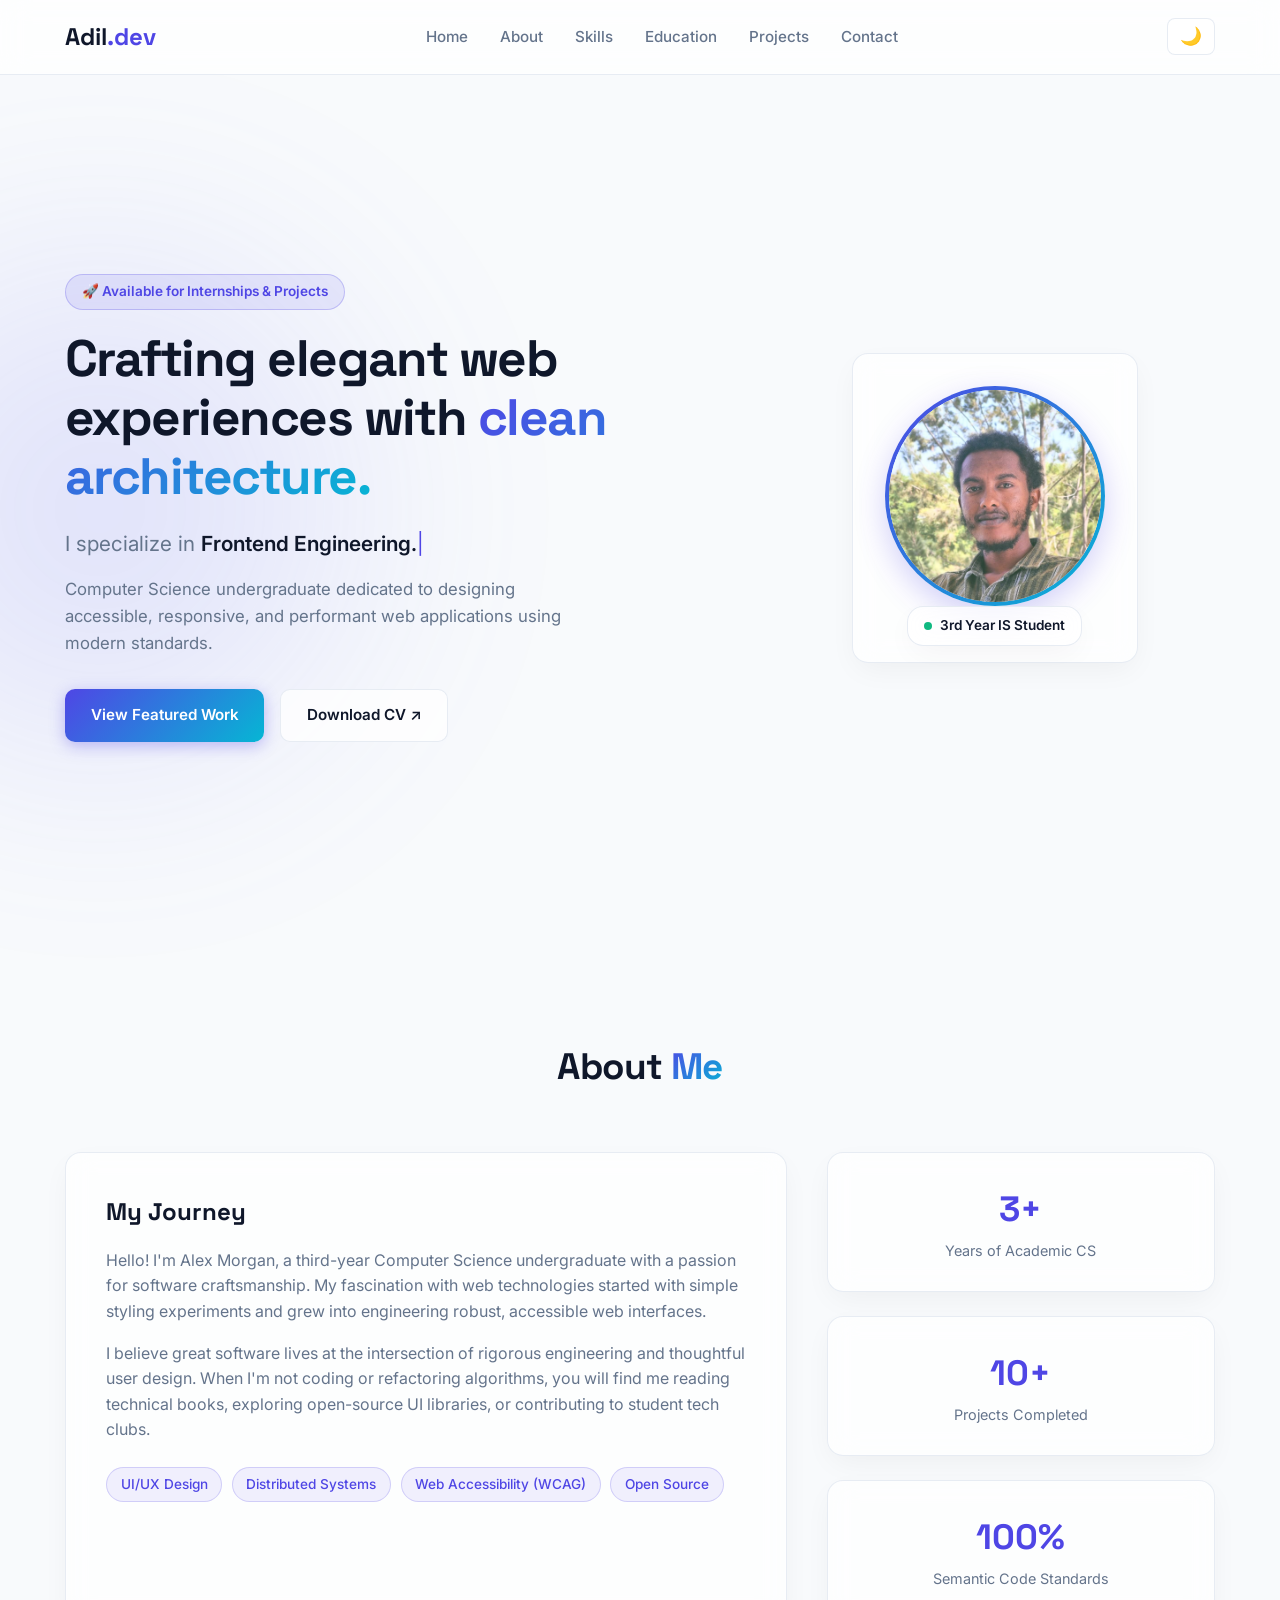
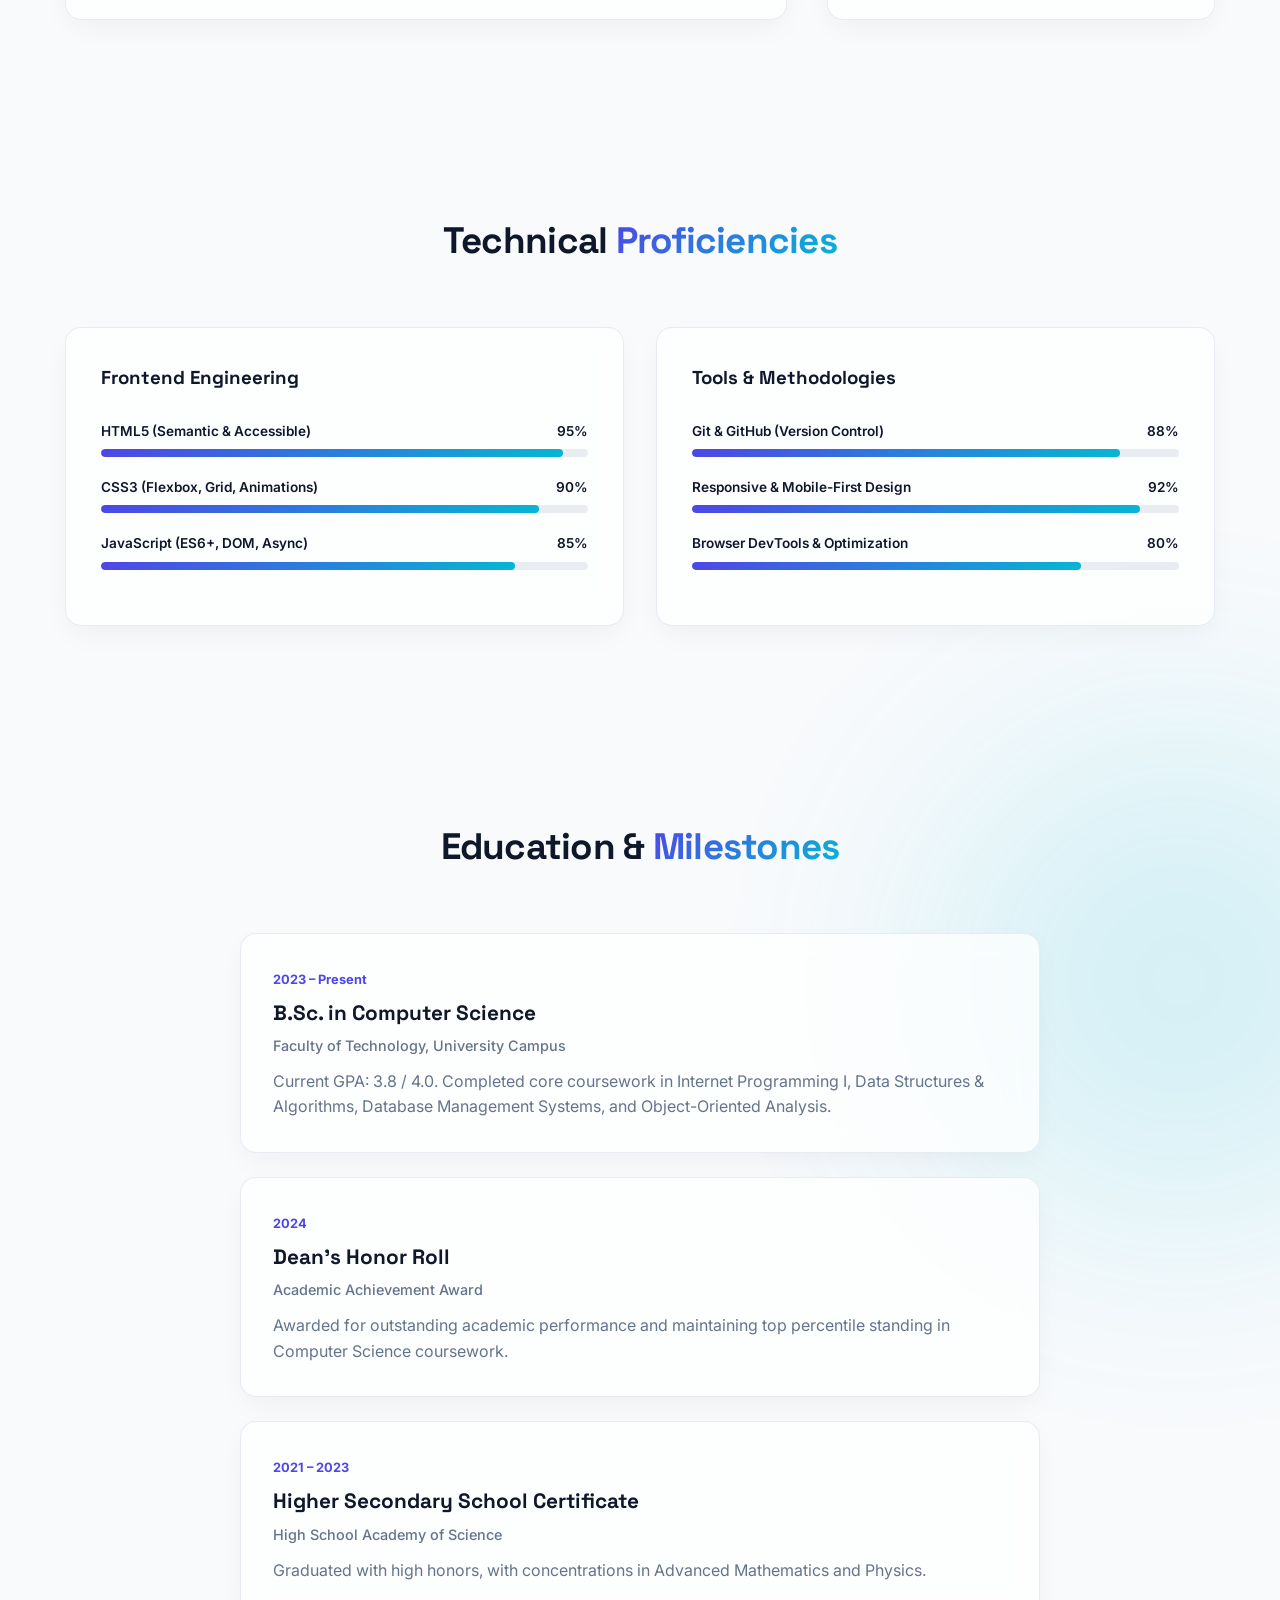
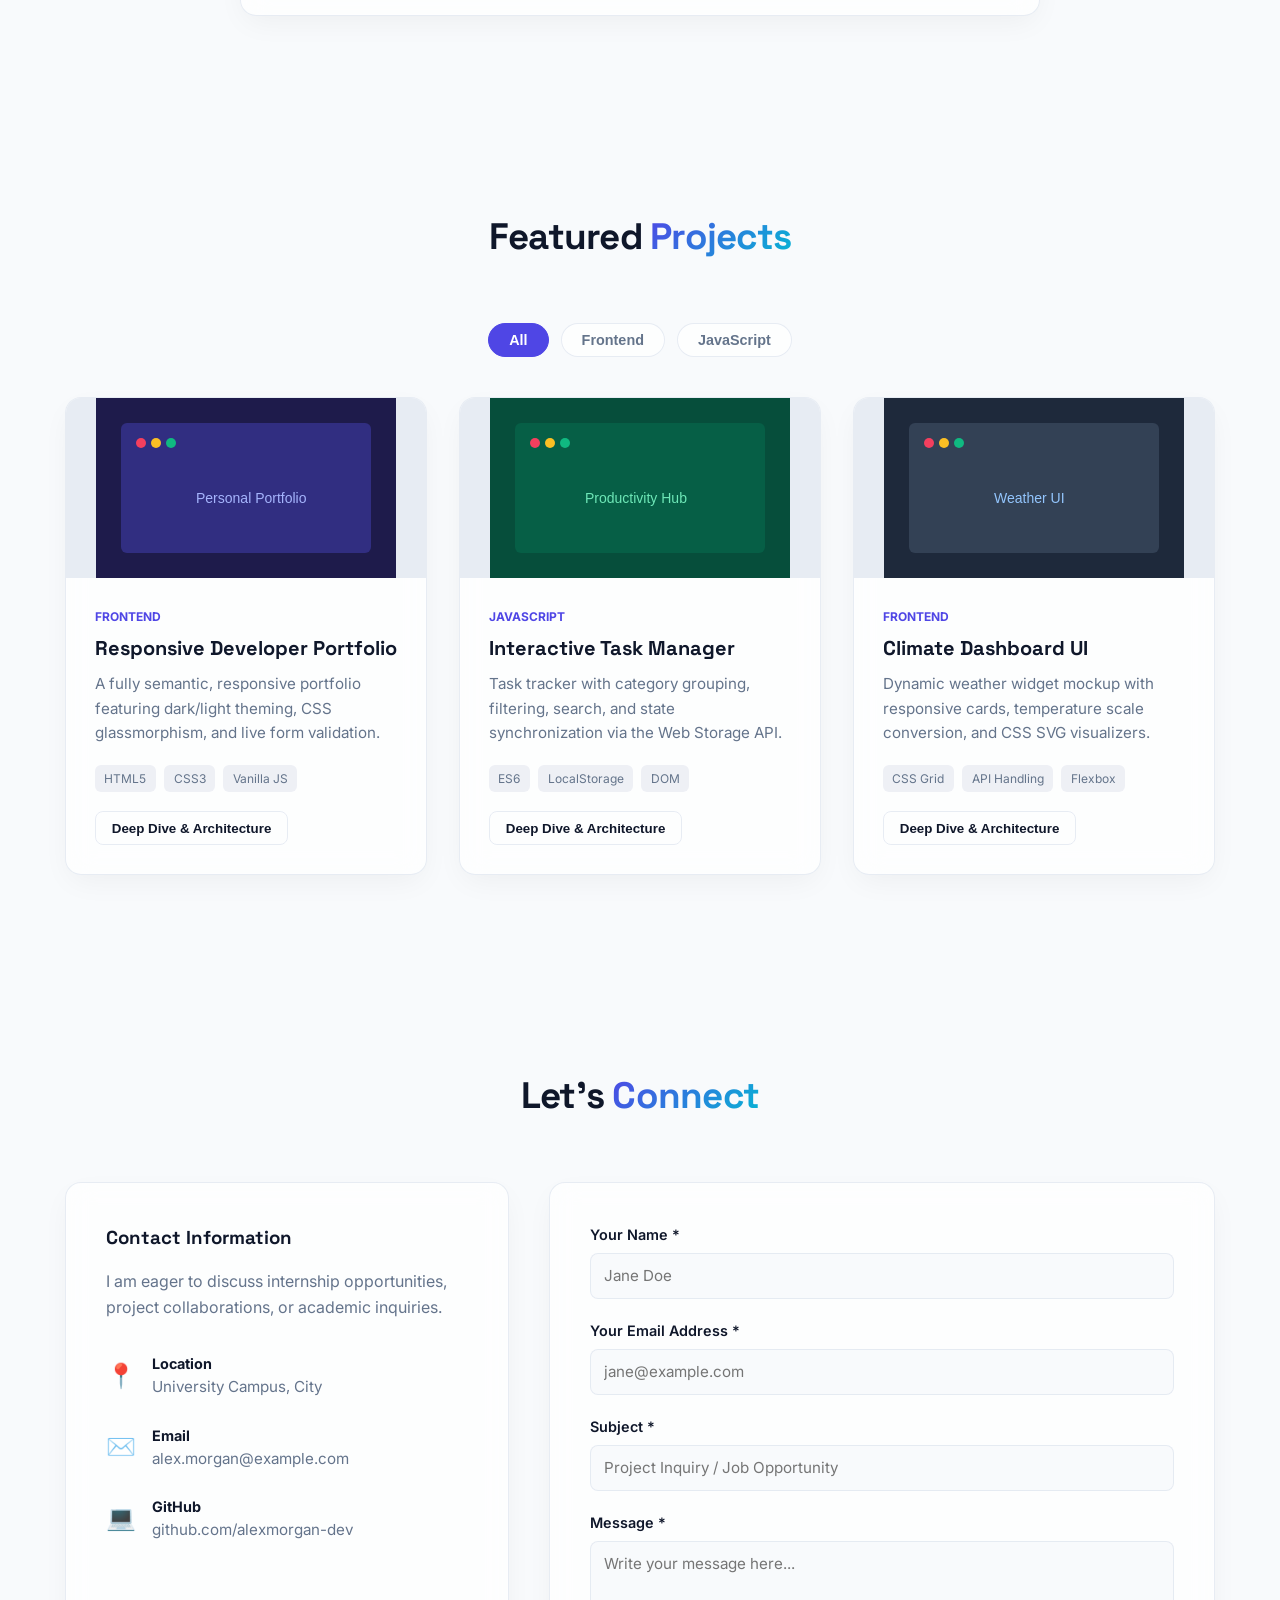
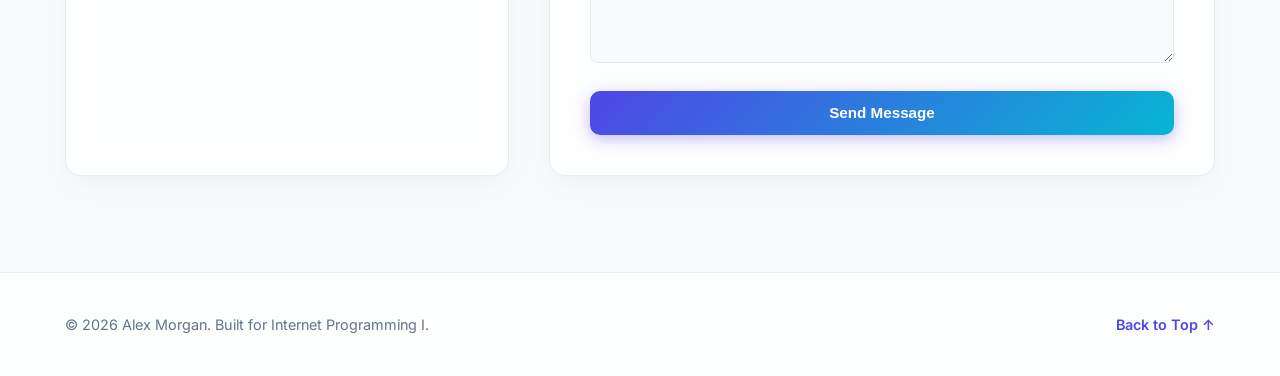
<file: personal_portfoilo/index.html>
<!DOCTYPE html>
<html lang="en">
<head>
  <meta charset="UTF-8">
  <meta name="viewport" content="width=device-width, initial-scale=1.0">
  <meta name="description" content="Personal Portfolio of a passionate Web Developer and Computer Science student.">
  <title>adil Morgan | Software Developer & Designer</title>

  <!-- Google Fonts: Space Grotesk & Inter -->
  <link rel="preconnect" href="https://fonts.googleapis.com">
  <link rel="preconnect" href="https://fonts.gstatic.com" crossorigin>
  <link href="https://fonts.googleapis.com/css2?family=Inter:wght@300;400;500;600;700&family=Space+Grotesk:wght@500;600;700&display=swap" rel="stylesheet">

  <link rel="stylesheet" href="css/style.css">
</head>
<body>

  <!-- Top Scroll Reading Bar -->
  <div id="scroll-progress" class="scroll-progress" aria-hidden="true"></div>

  <!-- Ambient Glow Background Orbs -->
  <div class="glow-orb orb-1" aria-hidden="true"></div>
  <div class="glow-orb orb-2" aria-hidden="true"></div>

  <!-- ==================== HEADER & NAVBAR ==================== -->
  <header class="header">
    <nav class="navbar container" aria-label="Main Navigation">
      <a href="#home" class="logo">Adil<span class="logo-accent">.dev</span></a>

      <ul class="nav-links" id="nav-links">
        <li><a href="#home" class="nav-item">Home</a></li>
        <li><a href="#about" class="nav-item">About</a></li>
        <li><a href="#skills" class="nav-item">Skills</a></li>
        <li><a href="#education" class="nav-item">Education</a></li>
        <li><a href="#projects" class="nav-item">Projects</a></li>
        <li><a href="#contact" class="nav-item">Contact</a></li>
      </ul>

      <div class="nav-actions">
        <button id="theme-toggle" class="icon-btn" aria-label="Toggle Dark/Light Mode">🌙</button>
        <button id="menu-toggle" class="hamburger" aria-label="Open Navigation Menu" aria-expanded="false">☰</button>
      </div>
    </nav>
  </header>

  <main>
     <!-- ==================== 1. HOME / HERO SECTION ==================== -->
    <section id="home" class="hero section">
      <div class="container hero-layout">
        <div class="hero-content">
          <div class="badge">🚀 Available for Internships & Projects</div>
          <h1 class="hero-title">
            Crafting elegant web experiences with <span class="gradient-text">clean architecture.</span>
          </h1>
          <p class="hero-typing">
            I specialize in <span id="typewriter" class="typewriter-text"></span><span class="cursor">|</span>
          </p>
          <p class="hero-desc">
            Computer Science undergraduate dedicated to designing accessible, responsive, 
            and performant web applications using modern standards.
          </p>
          <div class="hero-buttons">
            <a href="#projects" class="btn btn-primary">View Featured Work</a>
            <a href="assets/docs/cv.pdf" download class="btn btn-glass">Download CV ↗</a>
          </div>
        </div>
        <div class="hero-visual">
          <div class="avatar-card glass-card">
            <img src="assets/images/adil.png" alt="Portrait of Adil Mohammed" class="hero-photo" width="220" height="220">
            <div class="avatar-floating-badge glass-card">
              <span class="status-indicator"></span> 3rd Year IS Student
            </div>
          </div>
        </div>
      </div>
    </section>

    <!-- ==================== 2. ABOUT ME SECTION ==================== -->
    <section id="about" class="about section reveal">
      <div class="container">
        <h2 class="section-title">About <span class="gradient-text">Me</span></h2>
        <div class="about-grid">
          <div class="about-story glass-card">
            <h3>My Journey</h3>
            <p>
              Hello! I'm Alex Morgan, a third-year Computer Science undergraduate with a passion for software craftsmanship. My fascination with web technologies started with simple styling experiments and grew into engineering robust, accessible web interfaces.
            </p>
            <p>
              I believe great software lives at the intersection of rigorous engineering and thoughtful user design. When I'm not coding or refactoring algorithms, you will find me reading technical books, exploring open-source UI libraries, or contributing to student tech clubs.
            </p>
            <div class="interests-tags">
              <span class="tag-pill">UI/UX Design</span>
              <span class="tag-pill">Distributed Systems</span>
              <span class="tag-pill">Web Accessibility (WCAG)</span>
              <span class="tag-pill">Open Source</span>
            </div>
          </div>

          <div class="about-highlights">
            <div class="stat-card glass-card">
              <span class="stat-number">3+</span>
              <span class="stat-label">Years of Academic CS</span>
            </div>
            <div class="stat-card glass-card">
              <span class="stat-number">10+</span>
              <span class="stat-label">Projects Completed</span>
            </div>
            <div class="stat-card glass-card">
              <span class="stat-number">100%</span>
              <span class="stat-label">Semantic Code Standards</span>
            </div>
          </div>
        </div>
      </div>
    </section>

    <!-- ==================== 3. SKILLS SECTION ==================== -->
    <section id="skills" class="skills section reveal">
      <div class="container">
        <h2 class="section-title">Technical <span class="gradient-text">Proficiencies</span></h2>
        <div class="skills-grid">
          <!-- Frontend Card -->
          <article class="skill-card glass-card">
            <h3>Frontend Engineering</h3>
            <div class="skill-item">
              <div class="skill-info"><span>HTML5 (Semantic & Accessible)</span><span>95%</span></div>
              <div class="progress-bar"><div class="fill" data-progress="95%"></div></div>
            </div>
            <div class="skill-item">
              <div class="skill-info"><span>CSS3 (Flexbox, Grid, Animations)</span><span>90%</span></div>
              <div class="progress-bar"><div class="fill" data-progress="90%"></div></div>
            </div>
            <div class="skill-item">
              <div class="skill-info"><span>JavaScript (ES6+, DOM, Async)</span><span>85%</span></div>
              <div class="progress-bar"><div class="fill" data-progress="85%"></div></div>
            </div>
          </article>

          <!-- Tools & Backend Card -->
          <article class="skill-card glass-card">
            <h3>Tools & Methodologies</h3>
            <div class="skill-item">
              <div class="skill-info"><span>Git & GitHub (Version Control)</span><span>88%</span></div>
              <div class="progress-bar"><div class="fill" data-progress="88%"></div></div>
            </div>
            <div class="skill-item">
              <div class="skill-info"><span>Responsive & Mobile-First Design</span><span>92%</span></div>
              <div class="progress-bar"><div class="fill" data-progress="92%"></div></div>
            </div>
            <div class="skill-item">
              <div class="skill-info"><span>Browser DevTools & Optimization</span><span>80%</span></div>
              <div class="progress-bar"><div class="fill" data-progress="80%"></div></div>
            </div>
          </article>
        </div>
      </div>
    </section>

    <!-- ==================== 4. EDUCATION & ACHIEVEMENTS ==================== -->
    <section id="education" class="education section reveal">
      <div class="container">
        <h2 class="section-title">Education & <span class="gradient-text">Milestones</span></h2>
        <div class="timeline">
          <!-- Item 1 -->
          <article class="timeline-item glass-card">
            <span class="timeline-date">2023 – Present</span>
            <h3>B.Sc. in Computer Science</h3>
            <p class="timeline-place">Faculty of Technology, University Campus</p>
            <p>
              Current GPA: 3.8 / 4.0. Completed core coursework in Internet Programming I, Data Structures & Algorithms, Database Management Systems, and Object-Oriented Analysis.
            </p>
          </article>

          <!-- Item 2 -->
          <article class="timeline-item glass-card">
            <span class="timeline-date">2024</span>
            <h3>Dean's Honor Roll</h3>
            <p class="timeline-place">Academic Achievement Award</p>
            <p>Awarded for outstanding academic performance and maintaining top percentile standing in Computer Science coursework.</p>
          </article>

          <!-- Item 3 -->
          <article class="timeline-item glass-card">
            <span class="timeline-date">2021 – 2023</span>
            <h3>Higher Secondary School Certificate</h3>
            <p class="timeline-place">High School Academy of Science</p>
            <p>Graduated with high honors, with concentrations in Advanced Mathematics and Physics.</p>
          </article>
        </div>
      </div>
    </section>

    <!-- ==================== 5. PROJECTS SECTION ==================== -->
    <section id="projects" class="projects section reveal">
      <div class="container">
        <h2 class="section-title">Featured <span class="gradient-text">Projects</span></h2>

        <!-- Interactive Filtering Controls -->
        <div class="filter-group">
          <button class="filter-btn active" data-filter="all">All</button>
          <button class="filter-btn" data-filter="frontend">Frontend</button>
          <button class="filter-btn" data-filter="javascript">JavaScript</button>
        </div>

        <div class="projects-grid">
          <!-- Project 1 -->
          <article class="project-card glass-card" data-category="frontend">
            <div class="project-image-wrapper">
              <svg class="project-svg" viewBox="0 0 300 180" xmlns="http://www.w3.org/2000/svg">
                <rect width="300" height="180" fill="#1e1b4b" />
                <rect x="25" y="25" width="250" height="130" rx="6" fill="#312e81" />
                <circle cx="45" cy="45" r="5" fill="#f43f5e" />
                <circle cx="60" cy="45" r="5" fill="#fbbf24" />
                <circle cx="75" cy="45" r="5" fill="#10b981" />
                <text x="100" y="105" fill="#a5b4fc" font-family="sans-serif" font-size="14">Personal Portfolio</text>
              </svg>
            </div>
            <div class="project-body">
              <span class="category-badge">Frontend</span>
              <h3>Responsive Developer Portfolio</h3>
              <p>A fully semantic, responsive portfolio featuring dark/light theming, CSS glassmorphism, and live form validation.</p>
              <div class="project-tags"><span>HTML5</span><span>CSS3</span><span>Vanilla JS</span></div>
              <button class="btn-sm btn-modal" data-modal="modal-portfolio">Deep Dive & Architecture</button>
            </div>
          </article>

          <!-- Project 2 -->
          <article class="project-card glass-card" data-category="javascript">
            <div class="project-image-wrapper">
              <svg class="project-svg" viewBox="0 0 300 180" xmlns="http://www.w3.org/2000/svg">
                <rect width="300" height="180" fill="#064e3b" />
                <rect x="25" y="25" width="250" height="130" rx="6" fill="#065f46" />
                <circle cx="45" cy="45" r="5" fill="#f43f5e" />
                <circle cx="60" cy="45" r="5" fill="#fbbf24" />
                <circle cx="75" cy="45" r="5" fill="#10b981" />
                <text x="95" y="105" fill="#6ee7b7" font-family="sans-serif" font-size="14">Productivity Hub</text>
              </svg>
            </div>
            <div class="project-body">
              <span class="category-badge">JavaScript</span>
              <h3>Interactive Task Manager</h3>
              <p>Task tracker with category grouping, filtering, search, and state synchronization via the Web Storage API.</p>
              <div class="project-tags"><span>ES6</span><span>LocalStorage</span><span>DOM</span></div>
              <button class="btn-sm btn-modal" data-modal="modal-task">Deep Dive & Architecture</button>
            </div>
          </article>

          <!-- Project 3 -->
          <article class="project-card glass-card" data-category="frontend">
            <div class="project-image-wrapper">
              <svg class="project-svg" viewBox="0 0 300 180" xmlns="http://www.w3.org/2000/svg">
                <rect width="300" height="180" fill="#1e293b" />
                <rect x="25" y="25" width="250" height="130" rx="6" fill="#334155" />
                <circle cx="45" cy="45" r="5" fill="#f43f5e" />
                <circle cx="60" cy="45" r="5" fill="#fbbf24" />
                <circle cx="75" cy="45" r="5" fill="#10b981" />
                <text x="110" y="105" fill="#93c5fd" font-family="sans-serif" font-size="14">Weather UI</text>
              </svg>
            </div>
            <div class="project-body">
              <span class="category-badge">Frontend</span>
              <h3>Climate Dashboard UI</h3>
              <p>Dynamic weather widget mockup with responsive cards, temperature scale conversion, and CSS SVG visualizers.</p>
              <div class="project-tags"><span>CSS Grid</span><span>API Handling</span><span>Flexbox</span></div>
              <button class="btn-sm btn-modal" data-modal="modal-weather">Deep Dive & Architecture</button>
            </div>
          </article>
        </div>
      </div>
    </section>

    <!-- ==================== 6. CONTACT SECTION ==================== -->
    <section id="contact" class="contact section reveal">
      <div class="container">
        <h2 class="section-title">Let's <span class="gradient-text">Connect</span></h2>
        <div class="contact-grid">
          <!-- Information Column -->
          <div class="contact-info glass-card">
            <h3>Contact Information</h3>
            <p>I am eager to discuss internship opportunities, project collaborations, or academic inquiries.</p>
            <div class="contact-entry">
              <span class="entry-icon">📍</span>
              <div>
                <strong>Location</strong>
                <p>University Campus, City</p>
              </div>
            </div>
            <div class="contact-entry">
              <span class="entry-icon">✉️</span>
              <div>
                <strong>Email</strong>
                <p>alex.morgan@example.com</p>
              </div>
            </div>
            <div class="contact-entry">
              <span class="entry-icon">💻</span>
              <div>
                <strong>GitHub</strong>
                <p>github.com/alexmorgan-dev</p>
              </div>
            </div>
          </div>

          <!-- Validated Form -->
          <form id="contact-form" class="contact-form glass-card" novalidate>
            <div class="form-control">
              <label for="name">Your Name *</label>
              <input type="text" id="name" name="name" placeholder="Jane Doe" required>
              <small class="error-msg" id="name-error"></small>
            </div>

            <div class="form-control">
              <label for="email">Your Email Address *</label>
              <input type="email" id="email" name="email" placeholder="jane@example.com" required>
              <small class="error-msg" id="email-error"></small>
            </div>

            <div class="form-control">
              <label for="subject">Subject *</label>
              <input type="text" id="subject" name="subject" placeholder="Project Inquiry / Job Opportunity" required>
              <small class="error-msg" id="subject-error"></small>
            </div>

            <div class="form-control">
              <label for="message">Message *</label>
              <textarea id="message" name="message" rows="5" placeholder="Write your message here..." required></textarea>
              <small class="error-msg" id="message-error"></small>
            </div>

            <button type="submit" class="btn btn-primary btn-block">Send Message</button>
            <div id="form-alert" class="form-alert" role="alert"></div>
          </form>
        </div>
      </div>
    </section>
  </main>

  <!-- ==================== FOOTER ==================== -->
  <footer class="footer">
    <div class="container footer-layout">
      <p>&copy; <span id="current-year"></span> Alex Morgan. Built for Internet Programming I.</p>
      <div class="footer-links">
        <a href="#home">Back to Top ↑</a>
      </div>
    </div>
  </footer>

  <!-- ==================== PROJECT DETAILS MODAL ==================== -->
  <div id="project-modal" class="modal" aria-hidden="true" role="dialog" aria-labelledby="modal-title">
    <div class="modal-overlay" id="modal-overlay"></div>
    <div class="modal-content glass-card">
      <button id="modal-close" class="modal-close" aria-label="Close details popup">&times;</button>
      <h3 id="modal-title">Project Details</h3>
      <p id="modal-desc">Description text will appear here.</p>
      <div id="modal-tags" class="project-tags"></div>
    </div>
  </div>

  <!-- Back to Top Button -->
  <button id="back-to-top" class="back-to-top" aria-label="Back to top">↑</button>

 <script src="js/main.js"></script>
</body>
</html>
</file>
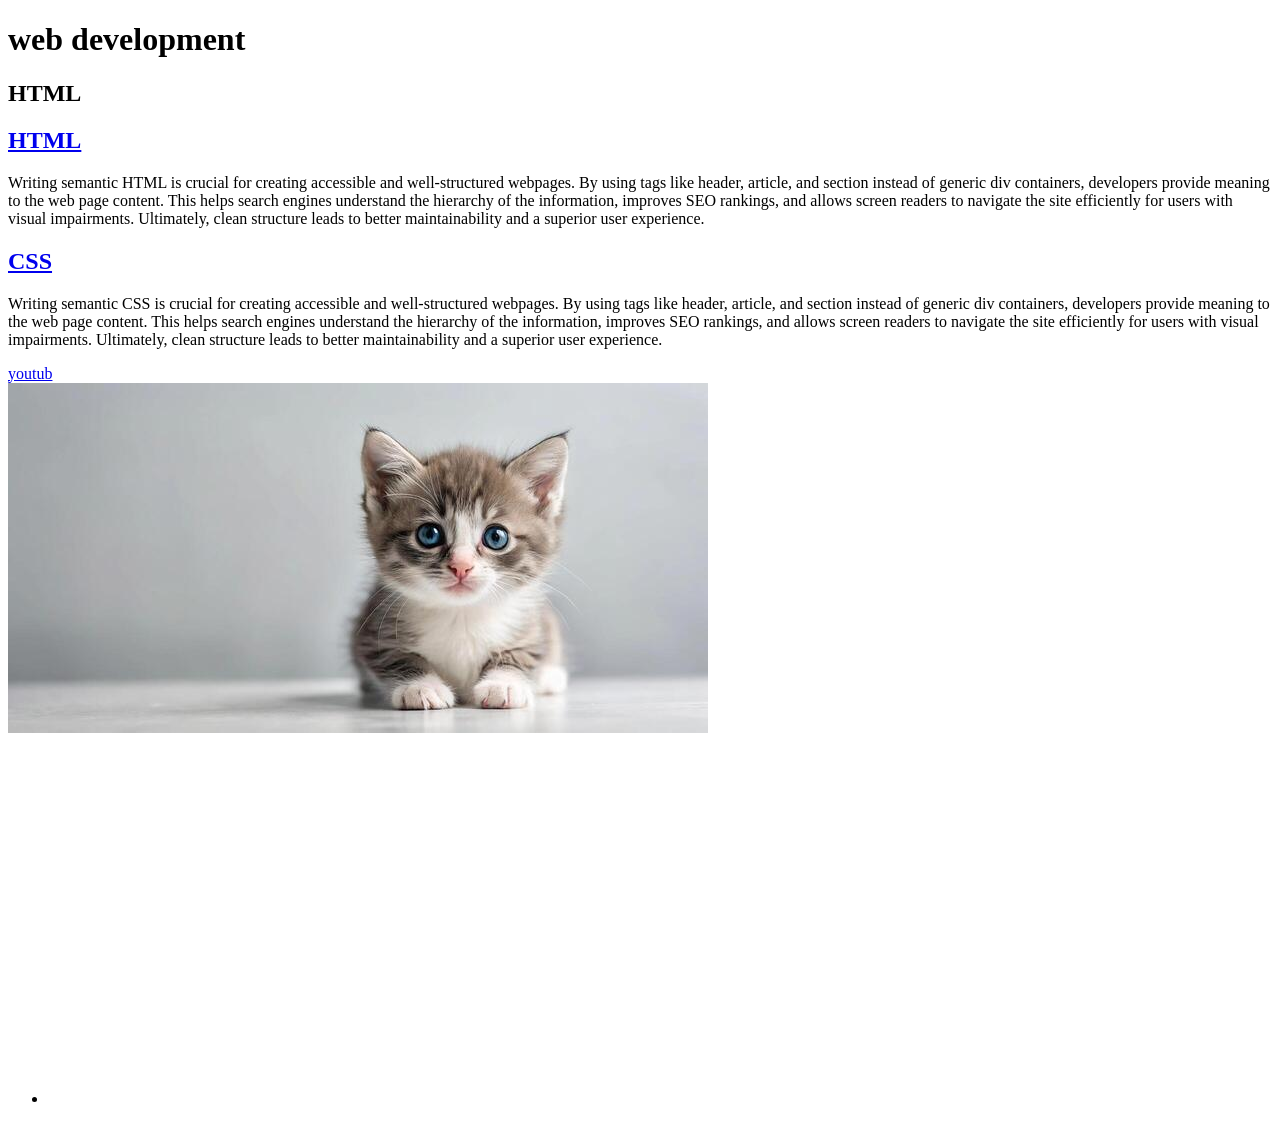
<file: indox.html>
<!DOCTYPE html>
<html lang="en">
<head>
    <meta charset="UTF-8">
    <meta name="viewport" content="width=device-width, initial-scale=1.0">
    <title>practis lab</title>
</head>
<body>


<h1>web development</h1>
<h2>HTML</h2>
<a href="https://www.w3schools.com/css/default.asp " target="_blank"><h2>HTML</h2></a>
 <P>Writing semantic HTML is crucial for creating accessible and well-structured 
  webpages. By using tags like header, article, and section instead of generic 
  div containers, developers provide meaning to the web page content. This helps 
  search engines understand the hierarchy of the information, improves SEO rankings, 
  and allows screen readers to navigate the site efficiently for users with visual 
  impairments. Ultimately, clean structure leads to better maintainability and a 
  superior user experience.</P>

<a href="https://www.w3schools.com/css/default.asp " target="_blank"><h2>CSS</h2></a>

 <P>Writing semantic CSS is crucial for creating accessible and well-structured 
  webpages. By using tags like header, article, and section instead of generic 
  div containers, developers provide meaning to the web page content. This helps 
  search engines understand the hierarchy of the information, improves SEO rankings, 
  and allows screen readers to navigate the site efficiently for users with visual 
  impairments. Ultimately, clean structure leads to better maintainability and a 
  superior user experience.
</P>
<a href="https://www.google.com">youtub</a>

<br>
<img src="image/cat.jpg">
<br><br>
<iframe width="560" height="315"
 src="https://www.youtube.com/embed/YaMMk0aWaxU?si=xaMDGAQ3z6wyDYLm" 
 title="YouTube video player" frameborder="0" allow="accelerometer; autoplay; 
 clipboard-write; encrypted-media; gyroscope; picture-in-picture; web-share" 
 referrerpolicy="strict-origin-when-cross-origin" allowfullscreen></iframe>















<ul>
    <li
</ul>


















































</body>
</html>
</file>
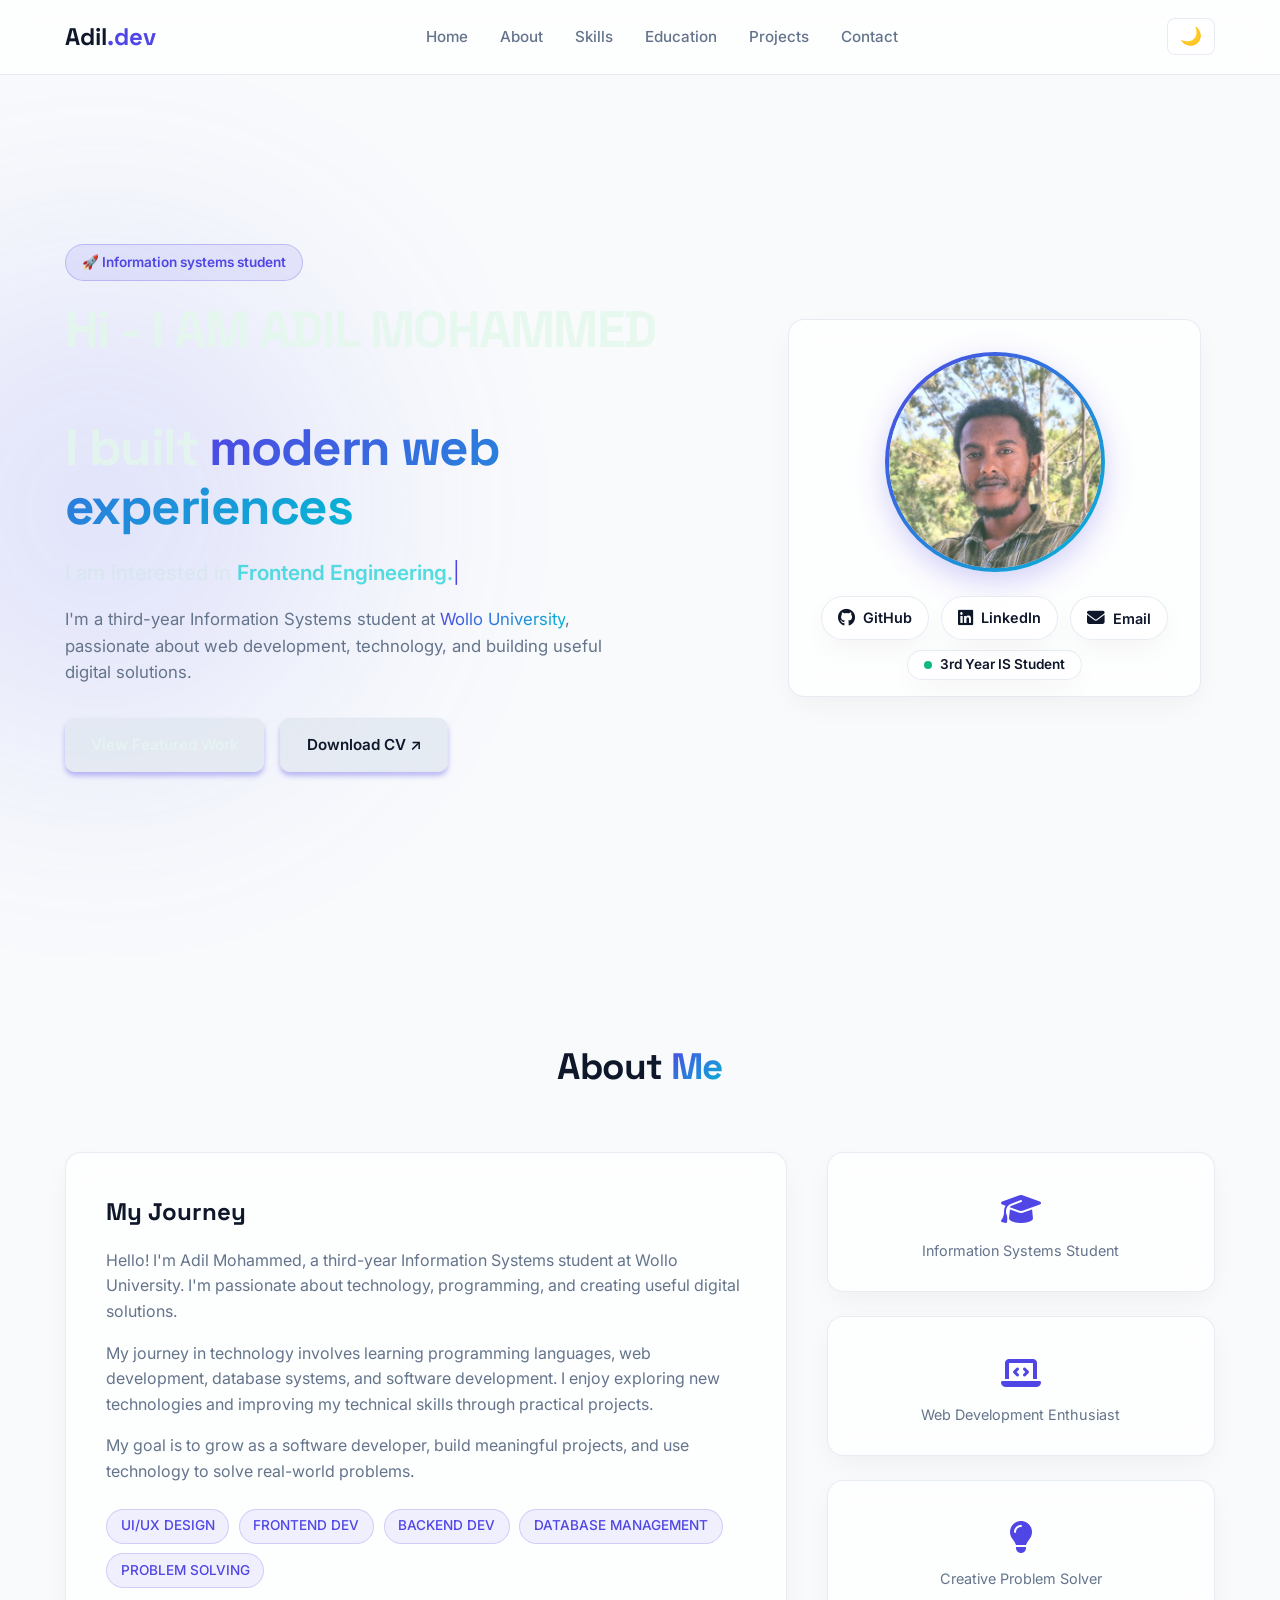
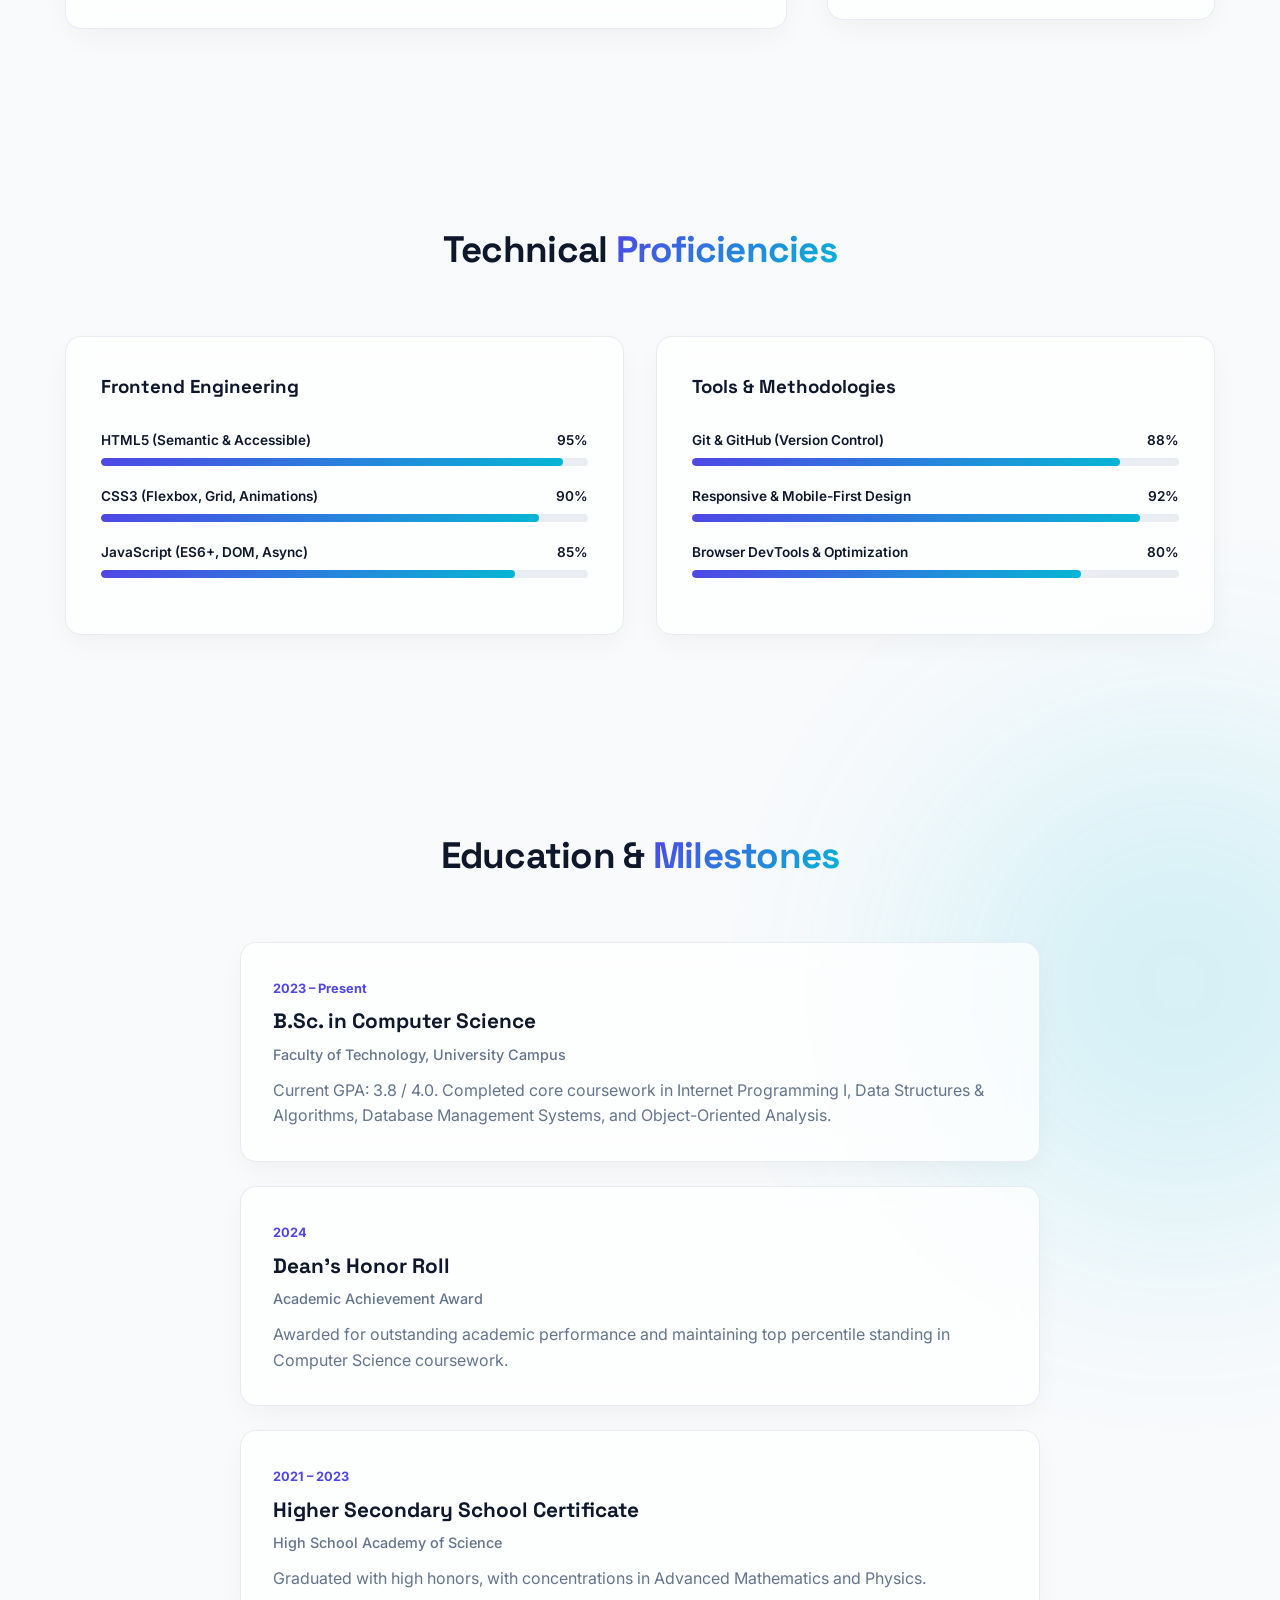
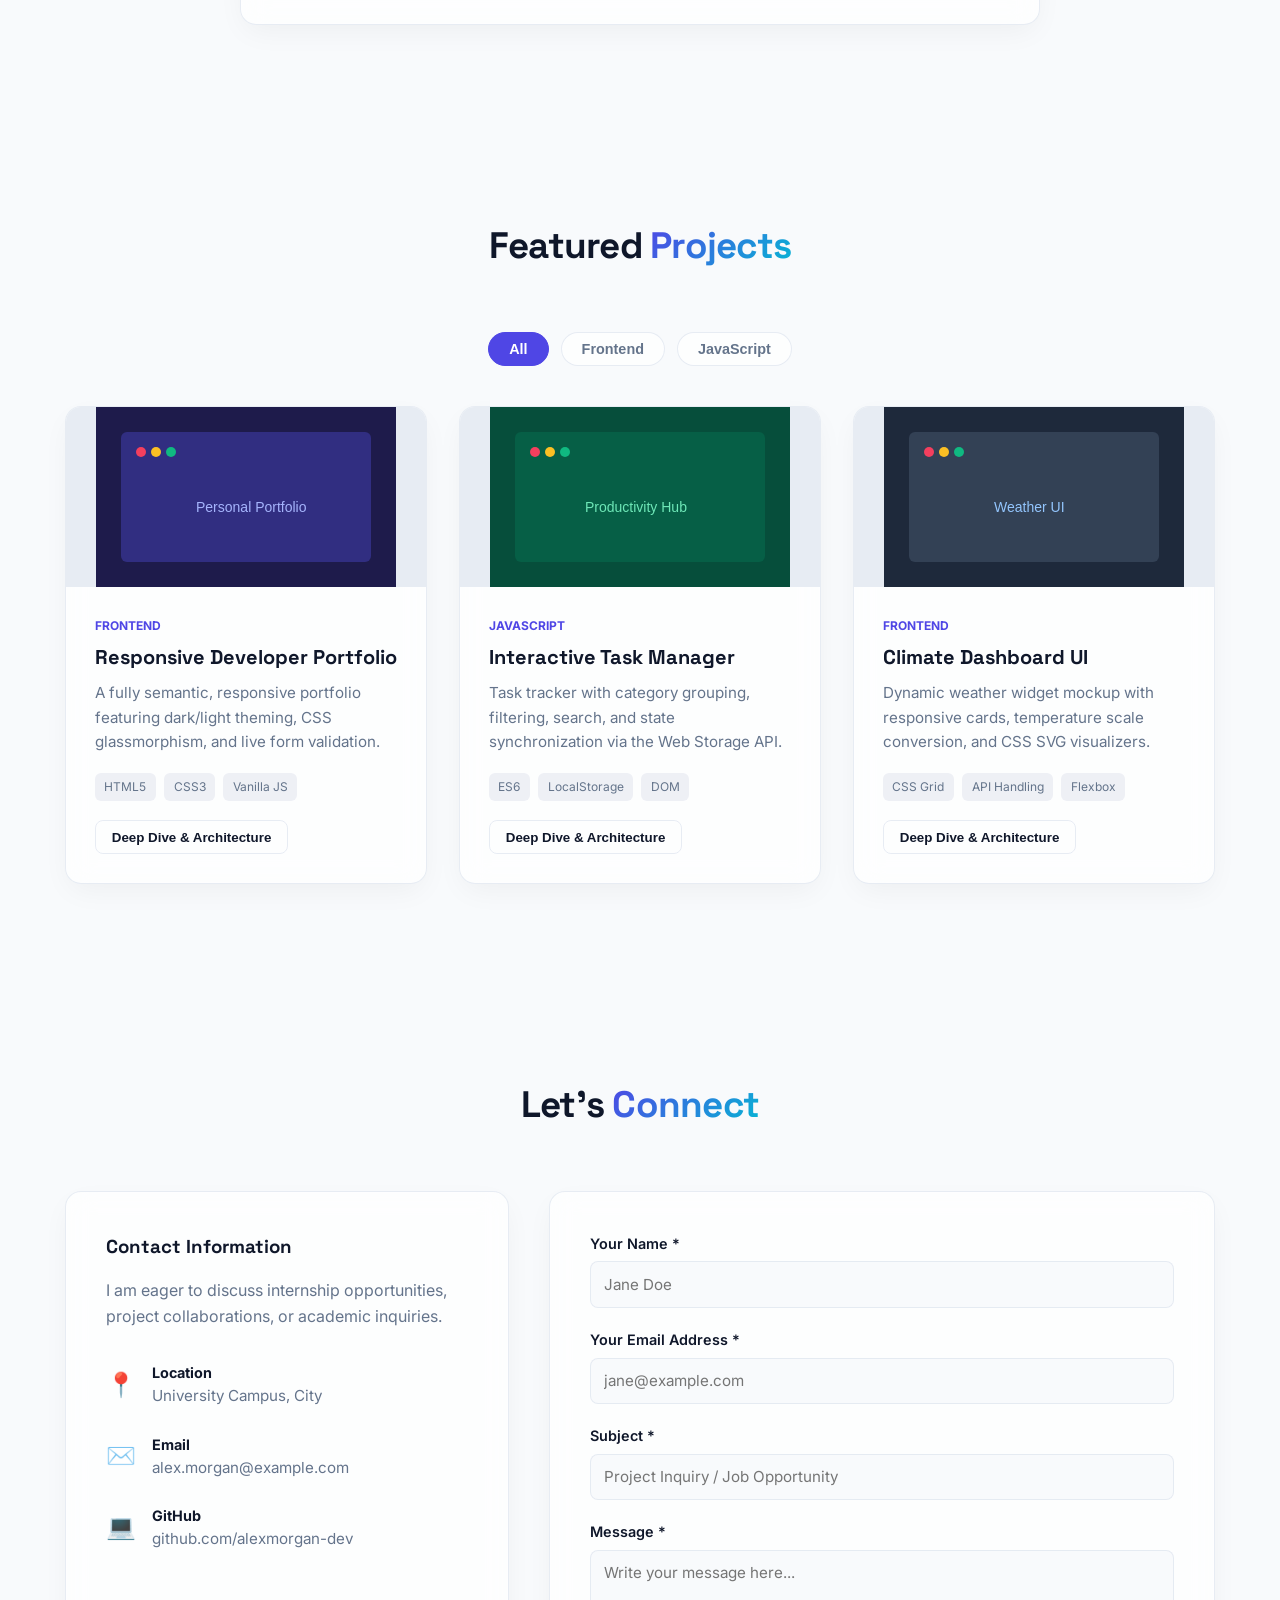
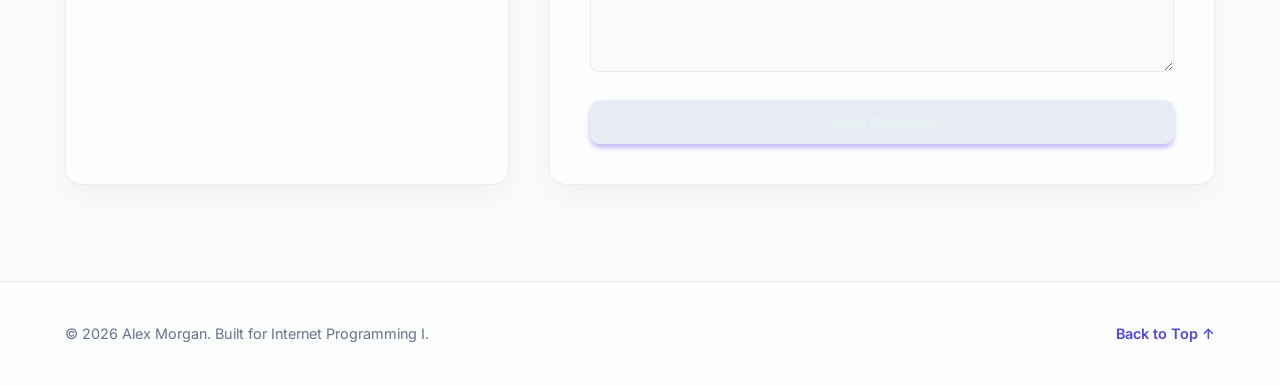
<file: personal_portfilo1/index1.html>
<!DOCTYPE html>
<html lang="en">
<head>
  <meta charset="UTF-8">
  <meta name="viewport" content="width=device-width, initial-scale=1.0">
  <meta name="description" content="Personal Portfolio of a passionate Web Developer and Computer Science student.">
  <title>Adil Mohammed | PROTOFILO </title>

  <!-- Google Fonts: Space Grotesk & Inter -->
  <link rel="preconnect" href="https://fonts.googleapis.com">
  <link rel="preconnect" href="https://fonts.gstatic.com" crossorigin>
  <link href="https://fonts.googleapis.com/css2?family=Inter:wght@300;400;500;600;700&family=Space+Grotesk:wght@500;600;700&display=swap" rel="stylesheet">
   <link rel="stylesheet"
href="https://cdnjs.cloudflare.com/ajax/libs/font-awesome/6.7.2/css/all.min.css">
  <link rel="stylesheet" href="style1.css">
</head>
<body>

  <!-- Top Scroll Reading Bar -->
  <div id="scroll-progress" class="scroll-progress" aria-hidden="true"></div>

  <!-- Ambient Glow Background Orbs -->
  <div class="glow-orb orb-1" aria-hidden="true"></div>
  <div class="glow-orb orb-2" aria-hidden="true"></div>

  <!-- ==================== HEADER & NAVBAR ==================== -->
  <header class="header">
    <nav class="navbar container" aria-label="Main Navigation">
      <a href="#home" class="logo">Adil<span class="logo-accent">.dev</span></a>

      <ul class="nav-links" id="nav-links">
        <li><a href="#home" class="nav-item">Home</a></li>
        <li><a href="#about" class="nav-item">About</a></li>
        <li><a href="#skills" class="nav-item">Skills</a></li>
        <li><a href="#education" class="nav-item">Education</a></li>
        <li><a href="#projects" class="nav-item">Projects</a></li>
        <li><a href="#contact" class="nav-item">Contact</a></li>
      </ul>

      <div class="nav-actions">
        <button id="theme-toggle" class="icon-btn" aria-label="Toggle Dark/Light Mode">🌙</button>
        <button id="menu-toggle" class="hamburger" aria-label="Open Navigation Menu" aria-expanded="false">☰</button>
      </div>
    </nav>
  </header>

  <main>
    <!-- ==================== 1. HOME / HERO SECTION ==================== -->
    <section id="home" class="hero section">
      <div class="container hero-layout">
        <div class="hero-content">
          <div class="badge">🚀 Information systems student </div>
          <h1 class="hero-title">
            Hi - I AM ADIL MOHAMMED <br><br>I built <span class="gradient-text">modern web experiences</span>
          </h1>
          <p class="hero-typing">
                I am interested in <span id="typewriter" class="typewriter-text"></span><span class="cursor">|</span>
          </p>
          <p class="hero-desc">
               I'm a third-year Information Systems student
                at <span class="gradient-text" >Wollo  University</span>, passionate about web
                development, technology, and building useful
                digital solutions.
          </p>
          <div class="hero-buttons">
            <a href="#projects" class="btn btn-primary">View Featured Work</a>
            <a href="assets/docs/cv.pdf" download class="btn btn-glass">Download CV ↗</a>
          </div>
        </div>
        <div class="hero-visual">
          <div class="avatar-card glass-card">
            <img src="image/adil.png" alt="Portrait of Adil Mohammed" class="hero-photo" width="220" height="220">
            <div class="avatar-floating-badge glass-card">
              <span class="status-indicator"></span> 3rd Year IS Student
            </div>

<!-- SOCIAL MEDIA LINKS -->
<div class="avatar-social-links">

    <a href="https://github.com/adil8202"
       target="_blank"
       rel="noopener noreferrer"
       class="social-badge glass-card">
        <i class="fab fa-github"></i>
        GitHub
    </a>

    <a href="https://www.linkedin.com/in/YOUR_USERNAME/"
       target="_blank"
       rel="noopener noreferrer"
       class="social-badge glass-card">
        <i class="fab fa-linkedin"></i>
        LinkedIn
    </a>

    <a href="mailto:adil830701@gmail.com"
       class="social-badge glass-card">
        <i class="fas fa-envelope"></i>
        Email
    </a>

</div>



          </div>
        </div>
      </div>
    </section>

    <!-- ==================== 2. ABOUT ME SECTION ==================== -->
    <section id="about" class="about section reveal">
      <div class="container">
        <h2 class="section-title">About <span class="gradient-text">Me</span></h2>
        <div class="about-grid">
          <div class="about-story glass-card">
            <h3>My Journey</h3>
            <p>
                    Hello! I'm Adil Mohammed, a third-year
                    Information Systems student at Wollo University.
                    I'm passionate about technology, programming,
                    and creating useful digital solutions.         
               </p>
            <p>
                    My journey in technology involves learning
                    programming languages, web development,
                    database systems, and software development.
                    I enjoy exploring new technologies and
                    improving my technical skills through
                    practical projects.
               </p>
            <p>
                    My goal is to grow as a software developer,
                    build meaningful projects, and use technology
                    to solve real-world problems.
            </p>

            <div class="interests-tags">
              <span class="tag-pill">UI/UX DESIGN</span>
              <span class="tag-pill">FRONTEND DEV</span>
              <span class="tag-pill">BACKEND DEV</span>
              <span class="tag-pill">DATABASE MANAGEMENT</span>            
              <span class="tag-pill">PROBLEM SOLVING</span>

            </div>
          </div>

          
<div class="about-highlights">

    <!-- CARD 1 -->
    <div class="stat-card glass-card">
        <span class="stat-number">
            <i class="fas fa-graduation-cap"></i>
        </span>
        <span class="stat-label">
            Information Systems Student
        </span>
    </div>

    <!-- CARD 2 -->
    <div class="stat-card glass-card">
        <span class="stat-number">
            <i class="fas fa-laptop-code"></i>
        </span>
        <span class="stat-label">
            Web Development Enthusiast
        </span>
    </div>

    <!-- CARD 3 -->
    <div class="stat-card glass-card">
        <span class="stat-number">
            <i class="fas fa-lightbulb"></i>
        </span>
        <span class="stat-label">
            Creative Problem Solver
        </span>
    </div>

</div>


        </div>
      </div>
    </section>

    <!-- ==================== 3. SKILLS SECTION ==================== -->
    <section id="skills" class="skills section reveal">
      <div class="container">
        <h2 class="section-title">Technical <span class="gradient-text">Proficiencies</span></h2>
        <div class="skills-grid">
          <!-- Frontend Card -->
          <article class="skill-card glass-card">
            <h3>Frontend Engineering</h3>
            <div class="skill-item">
              <div class="skill-info"><span>HTML5 (Semantic & Accessible)</span><span>95%</span></div>
              <div class="progress-bar"><div class="fill" data-progress="95%"></div></div>
            </div>
            <div class="skill-item">
              <div class="skill-info"><span>CSS3 (Flexbox, Grid, Animations)</span><span>90%</span></div>
              <div class="progress-bar"><div class="fill" data-progress="90%"></div></div>
            </div>
            <div class="skill-item">
              <div class="skill-info"><span>JavaScript (ES6+, DOM, Async)</span><span>85%</span></div>
              <div class="progress-bar"><div class="fill" data-progress="85%"></div></div>
            </div>
          </article>

          <!-- Tools & Backend Card -->
          <article class="skill-card glass-card">
            <h3>Tools & Methodologies</h3>
            <div class="skill-item">
              <div class="skill-info"><span>Git & GitHub (Version Control)</span><span>88%</span></div>
              <div class="progress-bar"><div class="fill" data-progress="88%"></div></div>
            </div>
            <div class="skill-item">
              <div class="skill-info"><span>Responsive & Mobile-First Design</span><span>92%</span></div>
              <div class="progress-bar"><div class="fill" data-progress="92%"></div></div>
            </div>
            <div class="skill-item">
              <div class="skill-info"><span>Browser DevTools & Optimization</span><span>80%</span></div>
              <div class="progress-bar"><div class="fill" data-progress="80%"></div></div>
            </div>
          </article>
        </div>
      </div>
    </section>

    <!-- ==================== 4. EDUCATION & ACHIEVEMENTS ==================== -->
    <section id="education" class="education section reveal">
      <div class="container">
        <h2 class="section-title">Education & <span class="gradient-text">Milestones</span></h2>
        <div class="timeline">
          <!-- Item 1 -->
          <article class="timeline-item glass-card">
            <span class="timeline-date">2023 – Present</span>
            <h3>B.Sc. in Computer Science</h3>
            <p class="timeline-place">Faculty of Technology, University Campus</p>
            <p>
              Current GPA: 3.8 / 4.0. Completed core coursework in Internet Programming I, Data Structures & Algorithms, Database Management Systems, and Object-Oriented Analysis.
            </p>
          </article>

          <!-- Item 2 -->
          <article class="timeline-item glass-card">
            <span class="timeline-date">2024</span>
            <h3>Dean's Honor Roll</h3>
            <p class="timeline-place">Academic Achievement Award</p>
            <p>Awarded for outstanding academic performance and maintaining top percentile standing in Computer Science coursework.</p>
          </article>

          <!-- Item 3 -->
          <article class="timeline-item glass-card">
            <span class="timeline-date">2021 – 2023</span>
            <h3>Higher Secondary School Certificate</h3>
            <p class="timeline-place">High School Academy of Science</p>
            <p>Graduated with high honors, with concentrations in Advanced Mathematics and Physics.</p>
          </article>
        </div>
      </div>
    </section>

    <!-- ==================== 5. PROJECTS SECTION ==================== -->
    <section id="projects" class="projects section reveal">
      <div class="container">
        <h2 class="section-title">Featured <span class="gradient-text">Projects</span></h2>

        <!-- Interactive Filtering Controls -->
        <div class="filter-group">
          <button class="filter-btn active" data-filter="all">All</button>
          <button class="filter-btn" data-filter="frontend">Frontend</button>
          <button class="filter-btn" data-filter="javascript">JavaScript</button>
        </div>

        <div class="projects-grid">
          <!-- Project 1 -->
          <article class="project-card glass-card" data-category="frontend">
            <div class="project-image-wrapper">
              <svg class="project-svg" viewBox="0 0 300 180" xmlns="http://www.w3.org/2000/svg">
                <rect width="300" height="180" fill="#1e1b4b" />
                <rect x="25" y="25" width="250" height="130" rx="6" fill="#312e81" />
                <circle cx="45" cy="45" r="5" fill="#f43f5e" />
                <circle cx="60" cy="45" r="5" fill="#fbbf24" />
                <circle cx="75" cy="45" r="5" fill="#10b981" />
                <text x="100" y="105" fill="#a5b4fc" font-family="sans-serif" font-size="14">Personal Portfolio</text>
              </svg>
            </div>
            <div class="project-body">
              <span class="category-badge">Frontend</span>
              <h3>Responsive Developer Portfolio</h3>
              <p>A fully semantic, responsive portfolio featuring dark/light theming, CSS glassmorphism, and live form validation.</p>
              <div class="project-tags"><span>HTML5</span><span>CSS3</span><span>Vanilla JS</span></div>
              <button class="btn-sm btn-modal" data-modal="modal-portfolio">Deep Dive & Architecture</button>
            </div>
          </article>

          <!-- Project 2 -->
          <article class="project-card glass-card" data-category="javascript">
            <div class="project-image-wrapper">
              <svg class="project-svg" viewBox="0 0 300 180" xmlns="http://www.w3.org/2000/svg">
                <rect width="300" height="180" fill="#064e3b" />
                <rect x="25" y="25" width="250" height="130" rx="6" fill="#065f46" />
                <circle cx="45" cy="45" r="5" fill="#f43f5e" />
                <circle cx="60" cy="45" r="5" fill="#fbbf24" />
                <circle cx="75" cy="45" r="5" fill="#10b981" />
                <text x="95" y="105" fill="#6ee7b7" font-family="sans-serif" font-size="14">Productivity Hub</text>
              </svg>
            </div>
            <div class="project-body">
              <span class="category-badge">JavaScript</span>
              <h3>Interactive Task Manager</h3>
              <p>Task tracker with category grouping, filtering, search, and state synchronization via the Web Storage API.</p>
              <div class="project-tags"><span>ES6</span><span>LocalStorage</span><span>DOM</span></div>
              <button class="btn-sm btn-modal" data-modal="modal-task">Deep Dive & Architecture</button>
            </div>
          </article>

          <!-- Project 3 -->
          <article class="project-card glass-card" data-category="frontend">
            <div class="project-image-wrapper">
              <svg class="project-svg" viewBox="0 0 300 180" xmlns="http://www.w3.org/2000/svg">
                <rect width="300" height="180" fill="#1e293b" />
                <rect x="25" y="25" width="250" height="130" rx="6" fill="#334155" />
                <circle cx="45" cy="45" r="5" fill="#f43f5e" />
                <circle cx="60" cy="45" r="5" fill="#fbbf24" />
                <circle cx="75" cy="45" r="5" fill="#10b981" />
                <text x="110" y="105" fill="#93c5fd" font-family="sans-serif" font-size="14">Weather UI</text>
              </svg>
            </div>
            <div class="project-body">
              <span class="category-badge">Frontend</span>
              <h3>Climate Dashboard UI</h3>
              <p>Dynamic weather widget mockup with responsive cards, temperature scale conversion, and CSS SVG visualizers.</p>
              <div class="project-tags"><span>CSS Grid</span><span>API Handling</span><span>Flexbox</span></div>
              <button class="btn-sm btn-modal" data-modal="modal-weather">Deep Dive & Architecture</button>
            </div>
          </article>
        </div>
      </div>
    </section>

    <!-- ==================== 6. CONTACT SECTION ==================== -->
    <section id="contact" class="contact section reveal">
      <div class="container">
        <h2 class="section-title">Let's <span class="gradient-text">Connect</span></h2>
        <div class="contact-grid">
          <!-- Information Column -->
          <div class="contact-info glass-card">
            <h3>Contact Information</h3>
            <p>I am eager to discuss internship opportunities, project collaborations, or academic inquiries.</p>
            <div class="contact-entry">
              <span class="entry-icon">📍</span>
              <div>
                <strong>Location</strong>
                <p>University Campus, City</p>
              </div>
            </div>
            <div class="contact-entry">
              <span class="entry-icon">✉️</span>
              <div>
                <strong>Email</strong>
                <p>alex.morgan@example.com</p>
              </div>
            </div>
            <div class="contact-entry">
              <span class="entry-icon">💻</span>
              <div>
                <strong>GitHub</strong>
                <p>github.com/alexmorgan-dev</p>
              </div>
            </div>
          </div>

          <!-- Validated Form -->
          <form id="contact-form" class="contact-form glass-card" novalidate>
            <div class="form-control">
              <label for="name">Your Name *</label>
              <input type="text" id="name" name="name" placeholder="Jane Doe" required>
              <small class="error-msg" id="name-error"></small>
            </div>

            <div class="form-control">
              <label for="email">Your Email Address *</label>
              <input type="email" id="email" name="email" placeholder="jane@example.com" required>
              <small class="error-msg" id="email-error"></small>
            </div>

            <div class="form-control">
              <label for="subject">Subject *</label>
              <input type="text" id="subject" name="subject" placeholder="Project Inquiry / Job Opportunity" required>
              <small class="error-msg" id="subject-error"></small>
            </div>

            <div class="form-control">
              <label for="message">Message *</label>
              <textarea id="message" name="message" rows="5" placeholder="Write your message here..." required></textarea>
              <small class="error-msg" id="message-error"></small>
            </div>

            <button type="submit" class="btn btn-primary btn-block">Send Message</button>
            <div id="form-alert" class="form-alert" role="alert"></div>
          </form>
        </div>
      </div>
    </section>
  </main>

  <!-- ==================== FOOTER ==================== -->
  <footer class="footer">
    <div class="container footer-layout">
      <p>&copy; <span id="current-year"></span> Alex Morgan. Built for Internet Programming I.</p>
      <div class="footer-links">
        <a href="#home">Back to Top ↑</a>
      </div>
    </div>
  </footer>

  <!-- ==================== PROJECT DETAILS MODAL ==================== -->
  <div id="project-modal" class="modal" aria-hidden="true" role="dialog" aria-labelledby="modal-title">
    <div class="modal-overlay" id="modal-overlay"></div>
    <div class="modal-content glass-card">
      <button id="modal-close" class="modal-close" aria-label="Close details popup">&times;</button>
      <h3 id="modal-title">Project Details</h3>
      <p id="modal-desc">Description text will appear here.</p>
      <div id="modal-tags" class="project-tags"></div>
    </div>
  </div>

  <!-- Back to Top Button -->
  <button id="back-to-top" class="back-to-top" aria-label="Back to top">↑</button>

 <script src="index1.js"></script>
</body>
</html>
</file>
<file: index.css>
/* =========================================================
   Portfolio stylesheet
   1. Variables (light + dark themes)   5. Hero
   2. Base and typography               6. Sections, skills, projects
   3. Header and navigation             7. Timeline, contact form
   4. Buttons                           8. Footer, responsive rules
   ========================================================= */

/* ---------- 1. Variables ---------- */
:root {
  --bg: #f4f7f5;
  --surface: #ffffff;
  --text: #16211e;
  --muted: #4d5c57;
  --accent: #0b6e63;
  --accent-text: #ffffff;
  --highlight: #f2b705;
  --border: #d3ddd9;
  --error: #b3261e;
  --radius: 10px;
  --font: "Segoe UI", system-ui, -apple-system, "Noto Sans Ethiopic", Roboto, sans-serif;
}

/* Dark theme: JS (step 3) sets data-theme="dark" on <html> */
:root[data-theme="dark"] {
  --bg: #0e1614;
  --surface: #16221f;
  --text: #e7efec;
  --muted: #a5b5af;
  --accent: #4fd1b8;
  --accent-text: #08201b;
  --border: #2a3b36;
  --error: #ff8a80;
}

/* Follow the device setting until the user chooses a theme */
@media (prefers-color-scheme: dark) {
  :root:not([data-theme="light"]) {
    --bg: #0e1614;
    --surface: #16221f;
    --text: #e7efec;
    --muted: #a5b5af;
    --accent: #4fd1b8;
    --accent-text: #08201b;
    --border: #2a3b36;
    --error: #ff8a80;
  }
}

/* ---------- 2. Base and typography ---------- */
*, *::before, *::after { box-sizing: border-box; }

html { scroll-behavior: smooth; scroll-padding-top: 5rem; }

body {
  margin: 0;
  font-family: var(--font);
  font-size: 1.05rem;
  line-height: 1.65;
  color: var(--text);
  background: var(--bg);
}

h1, h2, h3 { line-height: 1.2; margin: 0 0 0.6em; }
h1 { font-size: clamp(2rem, 5vw, 3.2rem); letter-spacing: -0.02em; }
h2 { font-size: clamp(1.6rem, 3.5vw, 2.2rem); }
h3 { font-size: 1.2rem; margin-top: 1.6rem; }
p, dl, address { margin: 0 0 1em; max-width: 65ch; }
img { max-width: 100%; height: auto; display: block; }
a { color: var(--accent); }
a:hover { text-decoration-thickness: 2px; }
address { font-style: normal; }

/* Visible keyboard focus everywhere */
:focus-visible { outline: 3px solid var(--highlight); outline-offset: 3px; }

/* Skip link: visible only when focused */
.skip-link {
  position: absolute; left: 1rem; top: -4rem;
  background: var(--accent); color: var(--accent-text);
  padding: 0.6rem 1rem; border-radius: var(--radius); z-index: 100;
}
.skip-link:focus { top: 1rem; }

/* Used by JavaScript to hide filtered-out projects */
[hidden], .is-hidden { display: none !important; }

/* ---------- 3. Header and navigation ---------- */
.site-header {
  position: sticky; top: 0; z-index: 50;
  display: flex; align-items: center; justify-content: space-between;
  flex-wrap: wrap; gap: 0.75rem;
  padding: 0.75rem 1.25rem;
  background: var(--surface);
  border-bottom: 1px solid var(--border);
}
.logo { font-weight: 700; font-size: 1.2rem; text-decoration: none; color: var(--text); }

.main-nav ul {
  list-style: none; margin: 0; padding: 0;
  display: flex; flex-wrap: wrap; gap: 0.25rem;
}
.main-nav a {
  display: block; padding: 0.4rem 0.75rem;
  border-radius: var(--radius);
  color: var(--text); text-decoration: none;
}
.main-nav a:hover { background: var(--bg); color: var(--accent); }

.menu-toggle { display: none; }   /* shown on small screens only */

.menu-toggle, .theme-toggle {
  font: inherit; cursor: pointer;
  padding: 0.4rem 0.9rem;
  color: var(--text); background: transparent;
  border: 1px solid var(--border); border-radius: var(--radius);
}
.menu-toggle:hover, .theme-toggle:hover { border-color: var(--accent); }

/* ---------- 4. Buttons ---------- */
.btn {
  display: inline-block; font: inherit; font-weight: 600;
  padding: 0.65rem 1.3rem; cursor: pointer; text-decoration: none;
  border-radius: var(--radius); border: 2px solid var(--accent);
}
.btn-primary { background: var(--accent); color: var(--accent-text); }
.btn-secondary { background: transparent; color: var(--accent); }
.btn:hover { transform: translateY(-2px); }

/* ---------- 5. Hero ---------- */
.hero {
  display: grid; grid-template-columns: 1.4fr 1fr;
  align-items: center; gap: 2.5rem;
  max-width: 1100px; margin: 0 auto;
  padding: 4rem 1.25rem;
}
#greeting { color: var(--accent); font-weight: 600; margin-bottom: 0.5rem; }
.hero-actions { display: flex; flex-wrap: wrap; gap: 0.75rem; }
.hero-photo { margin: 0; justify-self: center; }
.hero-photo img {
  width: min(320px, 70vw); aspect-ratio: 1;
  object-fit: cover; border-radius: 50%;
  border: 6px solid var(--highlight);
}

/* ---------- 6. Sections, skills, projects ---------- */
main > section:not(.hero) {
  max-width: 1100px; margin: 0 auto;
  padding: 3.5rem 1.25rem;
  border-top: 1px solid var(--border);
}

.interest-list, .skill-list, .timeline { list-style: none; padding: 0; }

.interest-list { display: flex; flex-wrap: wrap; gap: 0.5rem; }
.interest-list li {
  padding: 0.3rem 0.9rem; border-radius: 999px;
  background: var(--surface); border: 1px solid var(--border);
}

dl { display: grid; grid-template-columns: max-content 1fr; gap: 0.4rem 1.5rem; }
dt { font-weight: 700; }
dd { margin: 0; }

/* Skills */
.skill-list { display: grid; grid-template-columns: repeat(auto-fit, minmax(240px, 1fr)); gap: 1.25rem; }
.skill-list label { display: block; font-weight: 600; margin-bottom: 0.3rem; }
progress {
  width: 100%; height: 0.9rem; border: 0; border-radius: 999px;
  background: var(--border); overflow: hidden;
  -webkit-appearance: none; appearance: none;
}
progress::-webkit-progress-bar { background: var(--border); }
progress::-webkit-progress-value { background: var(--accent); border-radius: 999px; }
progress::-moz-progress-bar { background: var(--accent); border-radius: 999px; }

/* Projects */
.filter-bar { display: flex; flex-wrap: wrap; gap: 0.5rem; margin-bottom: 1.5rem; }
.filter-btn {
  font: inherit; cursor: pointer; padding: 0.4rem 1.1rem;
  color: var(--text); background: var(--surface);
  border: 1px solid var(--border); border-radius: 999px;
}
.filter-btn.active { background: var(--accent); color: var(--accent-text); border-color: var(--accent); }

.project-grid { display: grid; grid-template-columns: repeat(auto-fit, minmax(270px, 1fr)); gap: 1.5rem; }
.project-card {
  display: flex; flex-direction: column;
  background: var(--surface); border: 1px solid var(--border);
  border-radius: var(--radius); overflow: hidden;
  padding-bottom: 1rem;
}
.project-card img { width: 100%; aspect-ratio: 3 / 2; object-fit: cover; }
.project-card > *:not(img) { margin-left: 1.1rem; margin-right: 1.1rem; }
.project-card h3 { margin-top: 1rem; }
.project-card p:last-child { margin-top: auto; display: flex; flex-wrap: wrap; align-items: center; gap: 0.75rem; }
.details-btn {
  font: inherit; cursor: pointer; padding: 0.35rem 0.9rem;
  color: var(--accent); background: transparent;
  border: 2px solid var(--accent); border-radius: var(--radius);
}
.details-btn:hover { background: var(--accent); color: var(--accent-text); }

/* Modal (the <dialog> element) */
dialog {
  width: min(92vw, 480px); padding: 1.75rem;
  color: var(--text); background: var(--surface);
  border: 1px solid var(--border); border-radius: var(--radius);
}
dialog::backdrop { background: rgba(0, 0, 0, 0.6); }
dialog h3 { margin-top: 0; }
dialog button {
  font: inherit; cursor: pointer; padding: 0.5rem 1.2rem;
  color: var(--accent-text); background: var(--accent);
  border: 0; border-radius: var(--radius);
}

/* ---------- 7. Timeline and contact form ---------- */
.timeline { border-left: 3px solid var(--accent); margin-left: 0.4rem; }
.timeline li { position: relative; padding: 0 0 1.5rem 1.5rem; }
.timeline li::before {
  content: ""; position: absolute; left: -0.6rem; top: 0.45rem;
  width: 1rem; height: 1rem; border-radius: 50%;
  background: var(--highlight); border: 3px solid var(--bg);
}
.timeline h3 { margin-top: 0; }
.timeline p { margin-bottom: 0.3rem; }

fieldset {
  max-width: 640px; margin: 1.5rem 0 0; padding: 1.5rem;
  background: var(--surface); border: 1px solid var(--border); border-radius: var(--radius);
}
legend { font-weight: 700; padding: 0 0.5rem; }
form p { max-width: none; }
form label { display: block; font-weight: 600; margin-bottom: 0.25rem; }
form label:has(input[type="checkbox"]) { font-weight: 400; display: flex; gap: 0.5rem; align-items: center; }

input:not([type="checkbox"]), select, textarea {
  width: 100%; font: inherit; padding: 0.6rem 0.75rem;
  color: var(--text); background: var(--bg);
  border: 1px solid var(--border); border-radius: var(--radius);
}
input:focus, select:focus, textarea:focus { border-color: var(--accent); }
input:user-invalid, select:user-invalid, textarea:user-invalid,
.invalid { border-color: var(--error); }

.error { display: block; min-height: 1.2em; font-size: 0.9rem; color: var(--error); }
#form-status { font-weight: 600; color: var(--accent); }
button[type="reset"] { margin-left: 0.5rem; }

/* ---------- 8. Footer and responsive rules ---------- */
.site-footer {
  display: flex; flex-wrap: wrap; justify-content: space-between; align-items: center; gap: 1rem;
  padding: 1.5rem 1.25rem; background: var(--surface); border-top: 1px solid var(--border);
}
.site-footer p { margin: 0; }
.site-footer ul { list-style: none; display: flex; gap: 1rem; margin: 0; padding: 0; }

/* Tablets and phones */
@media (max-width: 800px) {
  .menu-toggle { display: inline-block; }
  .site-header { flex-wrap: nowrap; }
  .logo { flex: 1; }

  /* The menu drops under the header; JS adds the "open" class */
  .main-nav {
    display: none; position: absolute; left: 0; right: 0; top: 100%;
    background: var(--surface); border-bottom: 1px solid var(--border);
    padding: 0.5rem 1.25rem 1rem;
  }
  .main-nav.open { display: block; }
  .main-nav ul { flex-direction: column; }

  .hero { grid-template-columns: 1fr; padding-top: 2.5rem; text-align: left; }
  .hero-photo { order: -1; }
  dl { grid-template-columns: 1fr; gap: 0; }
  dd { margin-bottom: 0.7rem; }
}

/* Respect users who prefer less motion */
@media (prefers-reduced-motion: reduce) {
  html { scroll-behavior: auto; }
  * { transition: none !important; animation: none !important; }
  .btn:hover { transform: none; }
}
</file>
<file: personal_portfoilo-0/css/style.css>
/* ==========================================================================
   1. Design Tokens, CSS Variables & Themes
   ========================================================================== */
:root {
  --font-heading: 'Space Grotesk', -apple-system, sans-serif;
  --font-body: 'Inter', -apple-system, BlinkMacSystemFont, "Segoe UI", Roboto, sans-serif;

  /* Light Palette */
  --bg-page: #f8fafc;
  --surface: rgba(255, 255, 255, 0.75);
  --surface-border: rgba(226, 232, 240, 0.8);
  --text-primary: #0f172a;
  --text-muted: #64748b;
  --accent: #4f46e5;
  --accent-rgb: 79, 70, 229;
  --accent-light: #818cf8;
  --gradient: linear-gradient(135deg, #4f46e5 0%, #06b6d4 100%);
  --shadow: 0 10px 30px -5px rgba(0, 0, 0, 0.05);
  --glass-blur: blur(14px);
}

[data-theme="dark"] {
  /* Dark Palette */
  --bg-page: #090d16;
  --surface: rgba(17, 24, 39, 0.75);
  --surface-border: rgba(255, 255, 255, 0.08);
  --text-primary: #f8fafc;
  --text-muted: #94a3b8;
  --accent: #6366f1;
  --accent-rgb: 99, 102, 241;
  --accent-light: #a5b4fc;
  --gradient: linear-gradient(135deg, #6366f1 0%, #38bdf8 100%);
  --shadow: 0 10px 30px -5px rgba(0, 0, 0, 0.4);
}

/* Base Reset */
* {
  margin: 0;
  padding: 0;
  box-sizing: border-box;
}

html {
  scroll-behavior: smooth;
}

body {
  font-family: var(--font-body);
  background-color: var(--bg-page);
  color: var(--text-primary);
  line-height: 1.6;
  position: relative;
  overflow-x: hidden;
  transition: background-color 0.3s ease, color 0.3s ease;
}

/* Background Ambient Orbs */
.glow-orb {
  position: absolute;
  width: 500px;
  height: 500px;
  border-radius: 50%;
  filter: blur(120px);
  opacity: 0.15;
  pointer-events: none;
  z-index: -1;
}

.orb-1 { background: #6366f1; top: 5%; left: -150px; }
.orb-2 { background: #06b6d4; top: 45%; right: -150px; }

/* Top Scroll Reading Progress */
.scroll-progress {
  position: fixed;
  top: 0;
  left: 0;
  height: 4px;
  background: var(--gradient);
  width: 0%;
  z-index: 2500;
  transition: width 0.1s linear;
}

/* Container & Sections */
.container {
  width: 90%;
  max-width: 1150px;
  margin: 0 auto;
}

.section {
  padding: 6rem 0;
}

.section-title {
  font-family: var(--font-heading);
  font-size: 2.3rem;
  text-align: center;
  margin-bottom: 3.5rem;
  letter-spacing: -0.02em;
}

.gradient-text {
  background: var(--gradient);
  -webkit-background-clip: text;
  -webkit-text-fill-color: transparent;
}

/* Glassmorphism Card System */
.glass-card {
  background: var(--surface);
  backdrop-filter: var(--glass-blur);
  -webkit-backdrop-filter: var(--glass-blur);
  border: 1px solid var(--surface-border);
  border-radius: 16px;
  box-shadow: var(--shadow);
  transition: transform 0.25s ease, border-color 0.25s ease;
}

.glass-card:hover {
  transform: translateY(-4px);
  border-color: var(--accent-light);
}

/* ==========================================================================
   2. Header & Sticky Navigation
   ========================================================================== */
.header {
  position: sticky;
  top: 0;
  z-index: 1000;
  background: var(--surface);
  backdrop-filter: var(--glass-blur);
  -webkit-backdrop-filter: var(--glass-blur);
  border-bottom: 1px solid var(--surface-border);
}

.navbar {
  display: flex;
  justify-content: space-between;
  align-items: center;
  padding: 1.1rem 0;
}

.logo {
  font-family: var(--font-heading);
  font-size: 1.5rem;
  font-weight: 700;
  text-decoration: none;
  color: var(--text-primary);
}

.logo-accent {
  color: var(--accent);
}

.nav-links {
  display: flex;
  gap: 2rem;
  list-style: none;
}

.nav-links a {
  text-decoration: none;
  color: var(--text-muted);
  font-weight: 500;
  font-size: 0.95rem;
  transition: color 0.2s ease;
}

.nav-links a:hover {
  color: var(--accent);
}

.nav-actions {
  display: flex;
  align-items: center;
  gap: 0.75rem;
}

.icon-btn, .hamburger {
  background: var(--surface);
  border: 1px solid var(--surface-border);
  color: var(--text-primary);
  padding: 0.45rem 0.75rem;
  border-radius: 8px;
  cursor: pointer;
  font-size: 1.1rem;
  transition: background 0.2s ease;
}

.hamburger {
  display: none;
}

/* ==========================================================================
   3. Hero Section
   ========================================================================== */
.hero-layout {
  display: grid;
  grid-template-columns: 1.2fr 0.8fr;
  align-items: center;
  gap: 3rem;
  min-height: 75vh;
}

.badge {
  display: inline-block;
  padding: 0.4rem 1rem;
  font-size: 0.85rem;
  font-weight: 600;
  border-radius: 50px;
  background: rgba(var(--accent-rgb), 0.1);
  color: var(--accent);
  border: 1px solid rgba(var(--accent-rgb), 0.25);
  margin-bottom: 1.25rem;
}

.hero-title {
  font-family: var(--font-heading);
  font-size: clamp(2.3rem, 4vw, 3.8rem);
  line-height: 1.15;
  letter-spacing: -0.03em;
  margin-bottom: 1.25rem;
}

.hero-typing {
  font-size: 1.3rem;
  color: var(--text-muted);
  margin-bottom: 1rem;
}

.typewriter-text {
  font-weight: 600;
  color: var(--text-primary);
}

.cursor {
  animation: blink 0.75s infinite;
  color: var(--accent);
}

@keyframes blink {
  0%, 100% { opacity: 1; }
  50% { opacity: 0; }
}

.hero-desc {
  color: var(--text-muted);
  max-width: 540px;
  font-size: 1.05rem;
}

.hero-buttons {
  display: flex;
  gap: 1rem;
  margin-top: 2rem;
}

.btn {
  padding: 0.85rem 1.6rem;
  border-radius: 10px;
  font-weight: 600;
  font-size: 0.95rem;
  text-decoration: none;
  cursor: pointer;
  display: inline-flex;
  align-items: center;
  justify-content: center;
  transition: all 0.2s ease;
}

.btn-primary {
  background: var(--gradient);
  color: #fff;
  border: none;
  box-shadow: 0 4px 15px rgba(var(--accent-rgb), 0.35);
}

.btn-primary:hover {
  transform: translateY(-2px);
  box-shadow: 0 6px 20px rgba(var(--accent-rgb), 0.45);
}

.btn-glass {
  background: var(--surface);
  border: 1px solid var(--surface-border);
  color: var(--text-primary);
}

.btn-glass:hover {
  background: var(--surface-border);
}

.avatar-card {
  padding: 2.5rem;
  display: flex;
  flex-direction: column;
  align-items: center;
  justify-content: center;
  position: relative;
}

.hero-svg {
  width: 180px;
  height: 180px;
}

.avatar-floating-badge {
  position: absolute;
  bottom: 1rem;
  padding: 0.5rem 1rem;
  font-size: 0.85rem;
  font-weight: 600;
  display: flex;
  align-items: center;
  gap: 0.5rem;
}

.status-indicator {
  width: 8px;
  height: 8px;
  border-radius: 50%;
  background: #10b981;
}

/* ==========================================================================
   4. About Me
   ========================================================================== */
.about-grid {
  display: grid;
  grid-template-columns: 1.3fr 0.7fr;
  gap: 2.5rem;
}

.about-story {
  padding: 2.5rem;
}

.about-story h3 {
  font-family: var(--font-heading);
  font-size: 1.5rem;
  margin-bottom: 1rem;
}

.about-story p {
  color: var(--text-muted);
  margin-bottom: 1rem;
}

.interests-tags {
  display: flex;
  flex-wrap: wrap;
  gap: 0.6rem;
  margin-top: 1.5rem;
}

.tag-pill {
  padding: 0.35rem 0.85rem;
  background: rgba(var(--accent-rgb), 0.08);
  border: 1px solid rgba(var(--accent-rgb), 0.2);
  color: var(--accent);
  border-radius: 50px;
  font-size: 0.85rem;
  font-weight: 500;
}

.about-highlights {
  display: flex;
  flex-direction: column;
  gap: 1.5rem;
}

.stat-card {
  padding: 1.75rem;
  text-align: center;
}

.stat-number {
  display: block;
  font-family: var(--font-heading);
  font-size: 2.2rem;
  font-weight: 700;
  color: var(--accent);
}

.stat-label {
  color: var(--text-muted);
  font-size: 0.9rem;
}

/* ==========================================================================
   5. Skills Progress Presentation
   ========================================================================== */
.skills-grid {
  display: grid;
  grid-template-columns: repeat(auto-fit, minmax(320px, 1fr));
  gap: 2rem;
}

.skill-card {
  padding: 2.2rem;
}

.skill-card h3 {
  font-family: var(--font-heading);
  margin-bottom: 1.75rem;
}

.skill-item {
  margin-bottom: 1.25rem;
}

.skill-info {
  display: flex;
  justify-content: space-between;
  font-size: 0.85rem;
  font-weight: 600;
  margin-bottom: 0.4rem;
}

.progress-bar {
  height: 8px;
  background: rgba(148, 163, 184, 0.2);
  border-radius: 10px;
  overflow: hidden;
}

.fill {
  height: 100%;
  background: var(--gradient);
  border-radius: 10px;
  width: 0%;
  transition: width 1.2s cubic-bezier(0.16, 1, 0.3, 1);
}

/* ==========================================================================
   6. Education Timeline
   ========================================================================== */
.timeline {
  display: flex;
  flex-direction: column;
  gap: 1.5rem;
  max-width: 800px;
  margin: 0 auto;
}

.timeline-item {
  padding: 2rem;
  position: relative;
}

.timeline-date {
  display: inline-block;
  font-size: 0.8rem;
  font-weight: 700;
  color: var(--accent);
  margin-bottom: 0.4rem;
}

.timeline-item h3 {
  font-family: var(--font-heading);
  font-size: 1.3rem;
  margin-bottom: 0.25rem;
}

.timeline-place {
  color: var(--text-muted);
  font-size: 0.9rem;
  font-weight: 500;
  margin-bottom: 0.75rem;
}

.timeline-item p {
  color: var(--text-muted);
}

/* ==========================================================================
   7. Projects with Filtering
   ========================================================================== */
.filter-group {
  display: flex;
  justify-content: center;
  gap: 0.75rem;
  margin-bottom: 2.5rem;
}

.filter-btn {
  background: var(--surface);
  border: 1px solid var(--surface-border);
  color: var(--text-muted);
  padding: 0.5rem 1.25rem;
  border-radius: 20px;
  cursor: pointer;
  font-weight: 600;
  font-size: 0.9rem;
  transition: all 0.2s ease;
}

.filter-btn.active, .filter-btn:hover {
  background: var(--accent);
  color: #fff;
  border-color: var(--accent);
}

.projects-grid {
  display: grid;
  grid-template-columns: repeat(auto-fit, minmax(320px, 1fr));
  gap: 2rem;
}

.project-card {
  overflow: hidden;
  display: flex;
  flex-direction: column;
}

.project-image-wrapper {
  background: var(--surface-border);
}

.project-svg {
  width: 100%;
  height: 180px;
  display: block;
}

.project-body {
  padding: 1.8rem;
  display: flex;
  flex-direction: column;
  flex-grow: 1;
}

.category-badge {
  font-size: 0.75rem;
  font-weight: 700;
  color: var(--accent);
  text-transform: uppercase;
  margin-bottom: 0.4rem;
}

.project-body h3 {
  font-family: var(--font-heading);
  font-size: 1.25rem;
  margin-bottom: 0.5rem;
}

.project-body p {
  color: var(--text-muted);
  font-size: 0.95rem;
}

.project-tags {
  display: flex;
  flex-wrap: wrap;
  gap: 0.5rem;
  margin: 1.2rem 0;
}

.project-tags span {
  font-size: 0.75rem;
  background: rgba(148, 163, 184, 0.15);
  padding: 0.25rem 0.6rem;
  border-radius: 6px;
  color: var(--text-muted);
}

.btn-sm {
  margin-top: auto;
  align-self: flex-start;
  padding: 0.55rem 1rem;
  border-radius: 8px;
  border: 1px solid var(--surface-border);
  background: transparent;
  color: var(--text-primary);
  font-weight: 600;
  cursor: pointer;
  transition: all 0.2s ease;
}

.btn-sm:hover {
  background: var(--accent);
  color: #fff;
  border-color: var(--accent);
}

/* ==========================================================================
   8. Contact Section & Validated Form
   ========================================================================== */
.contact-grid {
  display: grid;
  grid-template-columns: 0.8fr 1.2fr;
  gap: 2.5rem;
}

.contact-info {
  padding: 2.5rem;
}

.contact-info h3 {
  font-family: var(--font-heading);
  margin-bottom: 1rem;
}

.contact-info > p {
  color: var(--text-muted);
  margin-bottom: 2rem;
}

.contact-entry {
  display: flex;
  align-items: center;
  gap: 1rem;
  margin-bottom: 1.5rem;
}

.entry-icon {
  font-size: 1.5rem;
}

.contact-entry strong {
  display: block;
  font-size: 0.9rem;
}

.contact-entry p {
  color: var(--text-muted);
  font-size: 0.95rem;
}

.contact-form {
  padding: 2.5rem;
}

.form-control {
  margin-bottom: 1.25rem;
}

.form-control label {
  display: block;
  font-size: 0.9rem;
  font-weight: 600;
  margin-bottom: 0.4rem;
}

.form-control input,
.form-control textarea {
  width: 100%;
  padding: 0.8rem;
  border-radius: 8px;
  border: 1px solid var(--surface-border);
  background: var(--bg-page);
  color: var(--text-primary);
  font-family: inherit;
  font-size: 0.95rem;
  outline: none;
  transition: border-color 0.2s ease;
}

.form-control input:focus,
.form-control textarea:focus {
  border-color: var(--accent);
}

.error-msg {
  color: #ef4444;
  font-size: 0.85rem;
  display: none;
  margin-top: 0.35rem;
}

.btn-block {
  width: 100%;
}

.form-alert {
  margin-top: 1rem;
  padding: 0.8rem;
  border-radius: 8px;
  font-size: 0.9rem;
  font-weight: 500;
  display: none;
  text-align: center;
}

.form-alert.success {
  display: block;
  background: rgba(16, 185, 129, 0.15);
  color: #10b981;
  border: 1px solid rgba(16, 185, 129, 0.3);
}

/* ==========================================================================
   9. Footer & Modal & Back to Top
   ========================================================================== */
.footer {
  border-top: 1px solid var(--surface-border);
  padding: 2.5rem 0;
  background: var(--surface);
}

.footer-layout {
  display: flex;
  justify-content: space-between;
  align-items: center;
  color: var(--text-muted);
  font-size: 0.9rem;
}

.footer-links a {
  text-decoration: none;
  color: var(--accent);
  font-weight: 600;
}

/* Modal Window */
.modal {
  position: fixed;
  inset: 0;
  display: none;
  place-items: center;
  z-index: 3000;
}

.modal.active {
  display: grid;
}

.modal-overlay {
  position: absolute;
  inset: 0;
  background: rgba(0, 0, 0, 0.65);
  backdrop-filter: blur(4px);
}

.modal-content {
  position: relative;
  width: 90%;
  max-width: 520px;
  padding: 2.5rem;
  z-index: 10;
}

.modal-close {
  position: absolute;
  top: 1rem;
  right: 1.25rem;
  font-size: 1.6rem;
  background: none;
  border: none;
  color: var(--text-primary);
  cursor: pointer;
}

.modal-content h3 {
  font-family: var(--font-heading);
  margin-bottom: 1rem;
}

.modal-content p {
  color: var(--text-muted);
  line-height: 1.7;
}

/* Floating Back-to-Top Button */
.back-to-top {
  position: fixed;
  bottom: 2rem;
  right: 2rem;
  width: 44px;
  height: 44px;
  border-radius: 50%;
  background: var(--accent);
  color: #fff;
  border: none;
  font-size: 1.2rem;
  cursor: pointer;
  box-shadow: 0 4px 15px rgba(0,0,0,0.25);
  display: none;
  place-items: center;
  z-index: 900;
  transition: transform 0.2s ease;
}

.back-to-top:hover {
  transform: translateY(-3px);
}

.back-to-top.show {
  display: grid;
}

/* Reveal Transitions */
.reveal {
  opacity: 0;
  transform: translateY(30px);
  transition: opacity 0.8s ease, transform 0.8s ease;
}

.reveal.visible {
  opacity: 1;
  transform: translateY(0);
}

/* ==========================================================================
   10. Responsive Breakpoints
   ========================================================================== */
@media (max-width: 992px) {
  .hero-layout,
  .about-grid,
  .contact-grid {
    grid-template-columns: 1fr;
  }

  .avatar-card {
    display: none; /* Hide visual on smaller tablets to keep focus on text */
  }
}

@media (max-width: 768px) {
  .hamburger {
    display: block;
  }

  .nav-links {
    position: absolute;
    top: 100%;
    left: 0;
    width: 100%;
    background: var(--surface);
    backdrop-filter: var(--glass-blur);
    -webkit-backdrop-filter: var(--glass-blur);
    flex-direction: column;
    padding: 1.5rem 5%;
    border-bottom: 1px solid var(--surface-border);
    display: none;
  }

  .nav-links.active {
    display: flex;
  }

  .footer-layout {
    flex-direction: column;
    gap: 1rem;
    text-align: center;
  }
}
</file>
<file: personal_portfoilo/css/style.css>
/* ==========================================================================
   1. Design Tokens, CSS Variables & Themes
   ========================================================================== */
:root {
  --font-heading: 'Space Grotesk', -apple-system, sans-serif;
  --font-body: 'Inter', -apple-system, BlinkMacSystemFont, "Segoe UI", Roboto, sans-serif;
 
  /* Light Palette */
  --bg-page: #f8fafc;
  --surface: rgba(255, 255, 255, 0.75);
  --surface-border: rgba(226, 232, 240, 0.8);
  --text-primary: #0f172a;
  --text-muted: #64748b;
  --accent: #4f46e5;
  --accent-rgb: 79, 70, 229;
  --accent-light: #818cf8;
  --gradient: linear-gradient(135deg, #4f46e5 0%, #06b6d4 100%);
  --shadow: 0 10px 30px -5px rgba(0, 0, 0, 0.05);
  --glass-blur: blur(14px);
}
 
[data-theme="dark"] {
  /* Dark Palette */
  --bg-page: #090d16;
  --surface: rgba(17, 24, 39, 0.75);
  --surface-border: rgba(255, 255, 255, 0.08);
  --text-primary: #f8fafc;
  --text-muted: #94a3b8;
  --accent: #6366f1;
  --accent-rgb: 99, 102, 241;
  --accent-light: #a5b4fc;
  --gradient: linear-gradient(135deg, #6366f1 0%, #38bdf8 100%);
  --shadow: 0 10px 30px -5px rgba(0, 0, 0, 0.4);
}
 
/* Base Reset */
* {
  margin: 0;
  padding: 0;
  box-sizing: border-box;
}
 
html {
  scroll-behavior: smooth;
}
 
body {
  font-family: var(--font-body);
  background-color: var(--bg-page);
  color: var(--text-primary);
  line-height: 1.6;
  position: relative;
  overflow-x: hidden;
  transition: background-color 0.3s ease, color 0.3s ease;
}
 
/* Background Ambient Orbs */
.glow-orb {
  position: absolute;
  width: 500px;
  height: 500px;
  border-radius: 50%;
  filter: blur(120px);
  opacity: 0.15;
  pointer-events: none;
  z-index: -1;
}
 
.orb-1 { background: #6366f1; top: 5%; left: -150px; }
.orb-2 { background: #06b6d4; top: 45%; right: -150px; }
 
/* Top Scroll Reading Progress */
.scroll-progress {
  position: fixed;
  top: 0;
  left: 0;
  height: 4px;
  background: var(--gradient);
  width: 0%;
  z-index: 2500;
  transition: width 0.1s linear;
}
 
/* Container & Sections */
.container {
  width: 90%;
  max-width: 1150px;
  margin: 0 auto;
}
 
.section {
  padding: 6rem 0;
}
 
.section-title {
  font-family: var(--font-heading);
  font-size: 2.3rem;
  text-align: center;
  margin-bottom: 3.5rem;
  letter-spacing: -0.02em;
}
 
.gradient-text {
  background: var(--gradient);
  -webkit-background-clip: text;
  -webkit-text-fill-color: transparent;
}
 
/* Glassmorphism Card System */
.glass-card {
  background: var(--surface);
  backdrop-filter: var(--glass-blur);
  -webkit-backdrop-filter: var(--glass-blur);
  border: 1px solid var(--surface-border);
  border-radius: 16px;
  box-shadow: var(--shadow);
  transition: transform 0.25s ease, border-color 0.25s ease;
}
 
.glass-card:hover {
  transform: translateY(-4px);
  border-color: var(--accent-light);
}
 
/* ==========================================================================
   2. Header & Sticky Navigation
   ========================================================================== */
.header {
  position: sticky;
  top: 0;
  z-index: 1000;
  background: var(--surface);
  backdrop-filter: var(--glass-blur);
  -webkit-backdrop-filter: var(--glass-blur);
  border-bottom: 1px solid var(--surface-border);
}
 
.navbar {
  display: flex;
  justify-content: space-between;
  align-items: center;
  padding: 1.1rem 0;
}
 
.logo {
  font-family: var(--font-heading);
  font-size: 1.5rem;
  font-weight: 700;
  text-decoration: none;
  color: var(--text-primary);
}
 
.logo-accent {
  color: var(--accent);
}
 
.nav-links {
  display: flex;
  gap: 2rem;
  list-style: none;
}
 
.nav-links a {
  text-decoration: none;
  color: var(--text-muted);
  font-weight: 500;
  font-size: 0.95rem;
  transition: color 0.2s ease;
}
 
.nav-links a:hover {
  color: var(--accent);
}
 
.nav-actions {
  display: flex;
  align-items: center;
  gap: 0.75rem;
}
 
.icon-btn, .hamburger {
  background: var(--surface);
  border: 1px solid var(--surface-border);
  color: var(--text-primary);
  padding: 0.45rem 0.75rem;
  border-radius: 8px;
  cursor: pointer;
  font-size: 1.1rem;
  transition: background 0.2s ease;
}
 
.hamburger {
  display: none;
}
 

 /*========== 3. Hero Section
   ========================================================================== */
.hero-layout {
  display: grid;
  grid-template-columns: 1.2fr 0.8fr;   /* text left, photo right */
  align-items: center;
  gap: 3rem;
  min-height: 75vh;
}

.hero-visual {
  display: flex;
  justify-content: center;
}

.badge {
  display: inline-block;
  padding: 0.4rem 1rem;
  font-size: 0.85rem;
  font-weight: 600;
  border-radius: 50px;
  background: rgba(var(--accent-rgb), 0.1);
  color: var(--accent);
  border: 1px solid rgba(var(--accent-rgb), 0.25);
  margin-bottom: 1.25rem;
}

.hero-title {
  font-family: var(--font-heading);
  font-size: clamp(2.3rem, 4vw, 3.8rem);
  line-height: 1.15;
  letter-spacing: -0.03em;
  margin-bottom: 1.25rem;
}

.hero-typing {
  font-size: 1.3rem;
  color: var(--text-muted);
  margin-bottom: 1rem;
}

.typewriter-text {
  font-weight: 600;
  color: var(--text-primary);
}

.cursor {
  animation: blink 0.75s infinite;
  color: var(--accent);
}

@keyframes blink {
  0%, 100% { opacity: 1; }
  50% { opacity: 0; }
}

.hero-desc {
  color: var(--text-muted);
  max-width: 540px;
  font-size: 1.05rem;
}

.hero-buttons {
  display: flex;
  gap: 1rem;
  margin-top: 2rem;
}

.btn {
  padding: 0.85rem 1.6rem;
  border-radius: 10px;
  font-weight: 600;
  font-size: 0.95rem;
  text-decoration: none;
  cursor: pointer;
  display: inline-flex;
  align-items: center;
  justify-content: center;
  transition: all 0.2s ease;
}

.btn-primary {
  background: var(--gradient);
  color: #fff;
  border: none;
  box-shadow: 0 4px 15px rgba(var(--accent-rgb), 0.35);
}

.btn-primary:hover {
  transform: translateY(-2px);
  box-shadow: 0 6px 20px rgba(var(--accent-rgb), 0.45);
}

.btn-glass {
  background: var(--surface);
  border: 1px solid var(--surface-border);
  color: var(--text-primary);
}

.btn-glass:hover {
  background: var(--surface-border);
}

.avatar-card {
  padding: 2rem 2rem 3.5rem;
  display: flex;
  flex-direction: column;
  align-items: center;
  justify-content: center;
  position: relative;
}

.hero-photo {
  width: 220px;
  height: 220px;
  border-radius: 50%;
  object-fit: cover;
  object-position: center top;
  border: 4px solid transparent;
  background: linear-gradient(var(--bg-page), var(--bg-page)) padding-box,
              linear-gradient(135deg, #4f46e5, #06b6d4) border-box;
  box-shadow: 0 10px 30px rgba(79, 70, 229, 0.25);
}

.avatar-floating-badge {
  position: absolute;
  bottom: 1rem;
  padding: 0.5rem 1rem;
  font-size: 0.85rem;
  font-weight: 600;
  display: flex;
  align-items: center;
  gap: 0.5rem;
}

.status-indicator {
  width: 8px;
  height: 8px;
  border-radius: 50%;
  background: #10b981;
}
/* ==========================================================================
   4. About Me
   ========================================================================== */
.about-grid {
  display: grid;
  grid-template-columns: 1.3fr 0.7fr;
  gap: 2.5rem;
}

.about-story {
  padding: 2.5rem;
}

.about-story h3 {
  font-family: var(--font-heading);
  font-size: 1.5rem;
  margin-bottom: 1rem;
}

.about-story p {
  color: var(--text-muted);
  margin-bottom: 1rem;
}

.interests-tags {
  display: flex;
  flex-wrap: wrap;
  gap: 0.6rem;
  margin-top: 1.5rem;
}

.tag-pill {
  padding: 0.35rem 0.85rem;
  background: rgba(var(--accent-rgb), 0.08);
  border: 1px solid rgba(var(--accent-rgb), 0.2);
  color: var(--accent);
  border-radius: 50px;
  font-size: 0.85rem;
  font-weight: 500;
}

.about-highlights {
  display: flex;
  flex-direction: column;
  gap: 1.5rem;
}

.stat-card {
  padding: 1.75rem;
  text-align: center;
}

.stat-number {
  display: block;
  font-family: var(--font-heading);
  font-size: 2.2rem;
  font-weight: 700;
  color: var(--accent);
}

.stat-label {
  color: var(--text-muted);
  font-size: 0.9rem;
}

/* ==========================================================================
   5. Skills Progress Presentation
   ========================================================================== */
.skills-grid {
  display: grid;
  grid-template-columns: repeat(auto-fit, minmax(320px, 1fr));
  gap: 2rem;
}

.skill-card {
  padding: 2.2rem;
}

.skill-card h3 {
  font-family: var(--font-heading);
  margin-bottom: 1.75rem;
}

.skill-item {
  margin-bottom: 1.25rem;
}

.skill-info {
  display: flex;
  justify-content: space-between;
  font-size: 0.85rem;
  font-weight: 600;
  margin-bottom: 0.4rem;
}

.progress-bar {
  height: 8px;
  background: rgba(148, 163, 184, 0.2);
  border-radius: 10px;
  overflow: hidden;
}

.fill {
  height: 100%;
  background: var(--gradient);
  border-radius: 10px;
  width: 0%;
  transition: width 1.2s cubic-bezier(0.16, 1, 0.3, 1);
}

/* ==========================================================================
   6. Education Timeline
   ========================================================================== */
.timeline {
  display: flex;
  flex-direction: column;
  gap: 1.5rem;
  max-width: 800px;
  margin: 0 auto;
}

.timeline-item {
  padding: 2rem;
  position: relative;
}

.timeline-date {
  display: inline-block;
  font-size: 0.8rem;
  font-weight: 700;
  color: var(--accent);
  margin-bottom: 0.4rem;
}

.timeline-item h3 {
  font-family: var(--font-heading);
  font-size: 1.3rem;
  margin-bottom: 0.25rem;
}

.timeline-place {
  color: var(--text-muted);
  font-size: 0.9rem;
  font-weight: 500;
  margin-bottom: 0.75rem;
}

.timeline-item p {
  color: var(--text-muted);
}

/* ==========================================================================
   7. Projects with Filtering
   ========================================================================== */
.filter-group {
  display: flex;
  justify-content: center;
  gap: 0.75rem;
  margin-bottom: 2.5rem;
}

.filter-btn {
  background: var(--surface);
  border: 1px solid var(--surface-border);
  color: var(--text-muted);
  padding: 0.5rem 1.25rem;
  border-radius: 20px;
  cursor: pointer;
  font-weight: 600;
  font-size: 0.9rem;
  transition: all 0.2s ease;
}

.filter-btn.active, .filter-btn:hover {
  background: var(--accent);
  color: #fff;
  border-color: var(--accent);
}

.projects-grid {
  display: grid;
  grid-template-columns: repeat(auto-fit, minmax(320px, 1fr));
  gap: 2rem;
}

.project-card {
  overflow: hidden;
  display: flex;
  flex-direction: column;
}

.project-image-wrapper {
  background: var(--surface-border);
}

.project-svg {
  width: 100%;
  height: 180px;
  display: block;
}

.project-body {
  padding: 1.8rem;
  display: flex;
  flex-direction: column;
  flex-grow: 1;
}

.category-badge {
  font-size: 0.75rem;
  font-weight: 700;
  color: var(--accent);
  text-transform: uppercase;
  margin-bottom: 0.4rem;
}

.project-body h3 {
  font-family: var(--font-heading);
  font-size: 1.25rem;
  margin-bottom: 0.5rem;
}

.project-body p {
  color: var(--text-muted);
  font-size: 0.95rem;
}

.project-tags {
  display: flex;
  flex-wrap: wrap;
  gap: 0.5rem;
  margin: 1.2rem 0;
}

.project-tags span {
  font-size: 0.75rem;
  background: rgba(148, 163, 184, 0.15);
  padding: 0.25rem 0.6rem;
  border-radius: 6px;
  color: var(--text-muted);
}

.btn-sm {
  margin-top: auto;
  align-self: flex-start;
  padding: 0.55rem 1rem;
  border-radius: 8px;
  border: 1px solid var(--surface-border);
  background: transparent;
  color: var(--text-primary);
  font-weight: 600;
  cursor: pointer;
  transition: all 0.2s ease;
}

.btn-sm:hover {
  background: var(--accent);
  color: #fff;
  border-color: var(--accent);
}

/* ==========================================================================
   8. Contact Section & Validated Form
   ========================================================================== */
.contact-grid {
  display: grid;
  grid-template-columns: 0.8fr 1.2fr;
  gap: 2.5rem;
}

.contact-info {
  padding: 2.5rem;
}

.contact-info h3 {
  font-family: var(--font-heading);
  margin-bottom: 1rem;
}

.contact-info > p {
  color: var(--text-muted);
  margin-bottom: 2rem;
}

.contact-entry {
  display: flex;
  align-items: center;
  gap: 1rem;
  margin-bottom: 1.5rem;
}

.entry-icon {
  font-size: 1.5rem;
}

.contact-entry strong {
  display: block;
  font-size: 0.9rem;
}

.contact-entry p {
  color: var(--text-muted);
  font-size: 0.95rem;
}

.contact-form {
  padding: 2.5rem;
}

.form-control {
  margin-bottom: 1.25rem;
}

.form-control label {
  display: block;
  font-size: 0.9rem;
  font-weight: 600;
  margin-bottom: 0.4rem;
}

.form-control input,
.form-control textarea {
  width: 100%;
  padding: 0.8rem;
  border-radius: 8px;
  border: 1px solid var(--surface-border);
  background: var(--bg-page);
  color: var(--text-primary);
  font-family: inherit;
  font-size: 0.95rem;
  outline: none;
  transition: border-color 0.2s ease;
}

.form-control input:focus,
.form-control textarea:focus {
  border-color: var(--accent);
}

.error-msg {
  color: #ef4444;
  font-size: 0.85rem;
  display: none;
  margin-top: 0.35rem;
}

.btn-block {
  width: 100%;
}

.form-alert {
  margin-top: 1rem;
  padding: 0.8rem;
  border-radius: 8px;
  font-size: 0.9rem;
  font-weight: 500;
  display: none;
  text-align: center;
}

.form-alert.success {
  display: block;
  background: rgba(16, 185, 129, 0.15);
  color: #10b981;
  border: 1px solid rgba(16, 185, 129, 0.3);
}

/* ==========================================================================
   9. Footer & Modal & Back to Top
   ========================================================================== */
.footer {
  border-top: 1px solid var(--surface-border);
  padding: 2.5rem 0;
  background: var(--surface);
}

.footer-layout {
  display: flex;
  justify-content: space-between;
  align-items: center;
  color: var(--text-muted);
  font-size: 0.9rem;
}

.footer-links a {
  text-decoration: none;
  color: var(--accent);
  font-weight: 600;
}

/* Modal Window */
.modal {
  position: fixed;
  inset: 0;
  display: none;
  place-items: center;
  z-index: 3000;
}

.modal.active {
  display: grid;
}

.modal-overlay {
  position: absolute;
  inset: 0;
  background: rgba(0, 0, 0, 0.65);
  backdrop-filter: blur(4px);
}

.modal-content {
  position: relative;
  width: 90%;
  max-width: 520px;
  padding: 2.5rem;
  z-index: 10;
}

.modal-close {
  position: absolute;
  top: 1rem;
  right: 1.25rem;
  font-size: 1.6rem;
  background: none;
  border: none;
  color: var(--text-primary);
  cursor: pointer;
}

.modal-content h3 {
  font-family: var(--font-heading);
  margin-bottom: 1rem;
}

.modal-content p {
  color: var(--text-muted);
  line-height: 1.7;
}

/* Floating Back-to-Top Button */
.back-to-top {
  position: fixed;
  bottom: 2rem;
  right: 2rem;
  width: 44px;
  height: 44px;
  border-radius: 50%;
  background: var(--accent);
  color: #fff;
  border: none;
  font-size: 1.2rem;
  cursor: pointer;
  box-shadow: 0 4px 15px rgba(0,0,0,0.25);
  display: none;
  place-items: center;
  z-index: 900;
  transition: transform 0.2s ease;
}

.back-to-top:hover {
  transform: translateY(-3px);
}

.back-to-top.show {
  display: grid;
}

/* Reveal Transitions */
.reveal {
  opacity: 0;
  transform: translateY(30px);
  transition: opacity 0.8s ease, transform 0.8s ease;
}

.reveal.visible {
  opacity: 1;
  transform: translateY(0);
}

/* ==========================================================================
   10. Responsive Breakpoints
   ========================================================================== */
@media (max-width: 992px) {
  .hero-layout,
  .about-grid,
  .contact-grid {
    grid-template-columns: 1fr;
  }

@media (max-width: 992px) {
  .avatar-card {
    padding: 1.5rem;
  }
  .hero-photo {
    width: 180px;
    height: 180px;
  }
}


@media (max-width: 768px) {
  .hamburger {
    display: block;
  }

  .nav-links {
    position: absolute;
    top: 100%;
    left: 0;
    width: 100%;
    background: var(--surface);
    backdrop-filter: var(--glass-blur);
    -webkit-backdrop-filter: var(--glass-blur);
    flex-direction: column;
    padding: 1.5rem 5%;
    border-bottom: 1px solid var(--surface-border);
    display: none;
  }

  .nav-links.active {
    display: flex;
  }

  .footer-layout {
    flex-direction: column;
    gap: 1rem;
    text-align: center;
  }
}
</file>
<file: personal_portfilo1/style1.css>
/* ==========================================================================
   1. Design Tokens, CSS Variables & Themes
   ========================================================================== */
:root {
  --font-heading: 'Space Grotesk', -apple-system, sans-serif;
  --font-body: 'Inter', -apple-system, BlinkMacSystemFont, "Segoe UI", Roboto, sans-serif;

  /* Light Palette */
  --bg-page: #f8fafc;
  --surface: rgba(255, 255, 255, 0.75);
  --surface-border: rgba(226, 232, 240, 0.8);
  --text-primary: #0f172a;
  --text-muted: #64748b;
  --accent: #4f46e5;
  --accent-rgb: 79, 70, 229;
  --accent-light: #818cf8;
  --gradient: linear-gradient(135deg, #4f46e5 0%, #06b6d4 100%);
  --shadow: 0 10px 30px -5px rgba(0, 0, 0, 0.05);
  --glass-blur: blur(14px);
}

[data-theme="dark"] {
  /* Dark Palette */
  --bg-page: #090d16;
  --surface: rgba(17, 24, 39, 0.75);
  --surface-border: rgba(255, 255, 255, 0.08);
  --text-primary: #f8fafc;
  --text-muted: #94a3b8;
  --accent: #6366f1;
  --accent-rgb: 99, 102, 241;
  --accent-light: #a5b4fc;
  --gradient: linear-gradient(135deg, #6366f1 0%, #38bdf8 100%);
  --shadow: 0 10px 30px -5px rgba(0, 0, 0, 0.4);
}

/* Base Reset */
* {
  margin: 0;
  padding: 0;
  box-sizing: border-box;
}

html {
  scroll-behavior: smooth;
}

body {
  font-family: var(--font-body);
  background-color: var(--bg-page);
  color: var(--text-primary);
  line-height: 1.6;
  position: relative;
  overflow-x: hidden;
  transition: background-color 0.3s ease, color 0.3s ease;
}

/* Background Ambient Orbs */
.glow-orb {
  position: absolute;
  width: 500px;
  height: 500px;
  border-radius: 50%;
  filter: blur(120px);
  opacity: 0.15;
  pointer-events: none;
  z-index: -1;
}

.orb-1 { background: #6366f1; top: 5%; left: -150px; }
.orb-2 { background: #06b6d4; top: 45%; right: -150px; }

/* Top Scroll Reading Progress */
.scroll-progress {
  position: fixed;
  top: 0;
  left: 0;
  height: 4px;
  background: var(--gradient);
  width: 0%;
  z-index: 2500;
  transition: width 0.1s linear;
}

/* Container & Sections */
.container {
  width: 90%;
  max-width: 1150px;
  margin: 0 auto;
}

.section {
  padding: 6rem 0;
}

.section-title {
  font-family: var(--font-heading);
  font-size: 2.3rem;
  text-align: center;
  margin-bottom: 3.5rem;
  letter-spacing: -0.02em;
}

.gradient-text {
  background: var(--gradient);
  -webkit-background-clip: text;
  -webkit-text-fill-color: transparent;
}

/* Glassmorphism Card System */
.glass-card {
  background: var(--surface);
  backdrop-filter: var(--glass-blur);
  -webkit-backdrop-filter: var(--glass-blur);
  border: 1px solid var(--surface-border);
  border-radius: 16px;
  box-shadow: var(--shadow);
  transition: transform 0.25s ease, border-color 0.25s ease;
}

.glass-card:hover {
  transform: translateY(-4px);
  border-color: var(--accent-light);
}

/* ==========================================================================
   2. Header & Sticky Navigation
   ========================================================================== */
.header {
  position: sticky;
  top: 0;
  z-index: 1000;
  background: var(--surface);
  backdrop-filter: var(--glass-blur);
  -webkit-backdrop-filter: var(--glass-blur);
  border-bottom: 1px solid var(--surface-border);
}

.navbar {
  display: flex;
  justify-content: space-between;
  align-items: center;
  padding: 1.1rem 0;
}

.logo {
  font-family: var(--font-heading);
  font-size: 1.5rem;
  font-weight: 700;
  text-decoration: none;
  color: var(--text-primary);
}

.logo-accent {
  color: var(--accent);
}

.nav-links {
  display: flex;
  gap: 2rem;
  list-style: none;
}

.nav-links a {
  text-decoration: none;
  color: var(--text-muted);
  font-weight: 500;
  font-size: 0.95rem;
  transition: color 0.2s ease;
}

.nav-links a:hover {
  color: var(--accent);
}

.nav-actions {
  display: flex;
  align-items: center;
  gap: 0.75rem;
}

.icon-btn, .hamburger {
  background: var(--surface);
  border: 1px solid var(--surface-border);
  color: var(--text-primary);
  padding: 0.45rem 0.75rem;
  border-radius: 8px;
  cursor: pointer;
  font-size: 1.1rem;
  transition: background 0.2s ease;
}

.hamburger {
  display: none;
}

/* ==========================================================================
   3. Hero Section
   ========================================================================== */
.hero-layout {
  display: grid;
  grid-template-columns: 1.2fr 0.8fr;   /* text left, photo right */
  align-items: center;
  gap: 3rem;
  min-height: 75vh;
}

.hero-visual {
  display: flex;
  justify-content: center;
}

.badge {
  display: inline-block;
  padding: 0.4rem 1rem;
  font-size: 0.85rem;
  font-weight: 600;
  border-radius: 50px;
  background: rgba(var(--accent-rgb), 0.1);
  color: var(--accent);
  border: 1px solid rgba(var(--accent-rgb), 0.25);
  margin-bottom: 1.25rem;
}

.hero-title {
  font-family: var(--font-heading);
  font-size: clamp(2.3rem, 4vw, 3.8rem);
  line-height: 1.15;
  letter-spacing: -0.03em;
  margin-bottom: 1.25rem;
  color: #e2f7ebcc;
}

.hero-typing {
  font-size: 1.3rem;
  color: var(--text-muted);
  color: #cce7e69a;
  margin-bottom: 1rem;
}

.typewriter-text {
  font-weight: 600;
  color:rgba(0, 206, 209, 0.664);
}

.cursor {
  animation: blink 0.75s infinite;
  color: var(--accent);
}

@keyframes blink {
  0%, 100% { opacity: 1; }
  50% { opacity: 0; }
}

.hero-desc {
  color: var(--text-muted);
  max-width: 540px;
  font-size: 1.05rem;
}

.hero-buttons {
  display: flex;
  gap: 1rem;
  margin-top: 2rem;
}

.btn {
  padding: 0.85rem 1.6rem;
  border-radius: 10px;
  font-weight: 600;
  font-size: 0.95rem;
  text-decoration: none;
  cursor: pointer;
  display: inline-flex;
  align-items: center;
  justify-content: center;
  transition: all 0.2s ease;
}

.btn-primary {
  background: var(--surface-border);
  color: #e5f3f3;
  border: none;
  box-shadow: 0 4px 5px rgba(var(--accent-rgb), 0.35);
}

.btn-primary:hover {
  transform: translateY(-2px);
  box-shadow: 0 6px 20px rgba(var(--accent-rgb), 0.45);
}

.btn-glass {
  background: var(--surface-border);
  border: 1px solid var(--surface-border);
  color: var(--text-primary);
  box-shadow: 0 4px 5px rgba(var(--accent-rgb), 0.35);
}

.btn-glass:hover {
  background: var(--surface-border);
  box-shadow: 0 6px 20px rgba(var(--accent-rgb), 0.45);
}

.avatar-card {
  padding: 2rem 2rem 3.5rem;
  display: flex;
  flex-direction: column;
  align-items: center;
  justify-content: center;
  position: relative;
}

.hero-photo {
  width: 220px;
  height: 220px;
  border-radius: 50%;
  object-fit: cover;
  object-position: center top;
  border: 4px solid transparent;
  background: linear-gradient(var(--bg-page), var(--bg-page)) padding-box,
              linear-gradient(135deg, #4f46e5, #06b6d4) border-box;
  box-shadow: 0 10px 30px rgba(79, 70, 229, 0.25);
}

.avatar-floating-badge {
  position: absolute;
  bottom: 1rem;
  padding: 0.2rem 1rem;
  font-size: 0.85rem;
  font-weight: 600;
  display: flex;
  align-items:center;
  gap: 0.5rem;
}



/* SOCIAL MEDIA BADGES */

.avatar-social-links {
    display: flex;
    justify-content: center;
    flex-wrap: wrap;
    gap: 0.75rem;
    margin-top: 1.5rem;
}

.social-badge {
    display: flex;
    align-items: center;
    gap: 0.5rem;
    padding: 0.6rem 1rem;
    border-radius: 50px;
    text-decoration: none;
    font-size: 0.9rem;
    font-weight: 600;
    color: var(--text-primary);
    transition: all 0.3s ease;
}

.social-badge:hover {
    transform: translateY(-4px);
    color: var(--accent);
}

.social-badge i {
    font-size: 1.1rem;
}



.status-indicator {
  width: 8px;
  height: 8px;
  border-radius: 50%;
  background: #10b981;
}

/* ==========================================================================
   4. About Me
   ========================================================================== */
.about-grid {
  display: grid;
  grid-template-columns: 1.3fr 0.7fr;
  gap: 2.5rem;
}

.about-story {
  padding: 2.5rem;
}

.about-story h3 {
  font-family: var(--font-heading);
  font-size: 1.5rem;
  margin-bottom: 1rem;
}

.about-story p {
  color: var(--text-muted);
  margin-bottom: 1rem;
}

.interests-tags {
  display: flex;
  flex-wrap: wrap;
  gap: 0.6rem;
  margin-top: 1.5rem;
}
.stat-number i {
    font-size: 2rem;
}
.stat-label:hover{
  transform: translateY(-2px);
  color:#38bff88a;
}

.tag-pill {
  padding: 0.35rem 0.85rem;
  background: rgba(var(--accent-rgb), 0.08);
  border: 1px solid rgba(var(--accent-rgb), 0.2);
  color: var(--accent);
  border-radius: 50px;
  font-size: 0.85rem;
  font-weight: 500;
  box-shadow: #4f46e5;

}
.tag-pill:hover{
  transform: translateY(-4px);
  color: #899bf5ef;
  background-color: #071e22;
  box-shadow: 0 6px 20px rgba(var(--accent-rgb), 0.45);
}

.about-highlights {
  display: flex;
  flex-direction: column;
  gap: 1.5rem;
}

.stat-card {
  padding: 1.75rem;
  text-align: center;
}

.stat-number {
  display: block;
  font-family: var(--font-heading);
  font-size: 2.2rem;
  font-weight: 700;
  color: var(--accent);
}

.stat-label {
  color: var(--text-muted);
  font-size: 0.9rem;
}

/* ==========================================================================
   5. Skills Progress Presentation
   ========================================================================== */
.skills-grid {
  display: grid;
  grid-template-columns: repeat(auto-fit, minmax(320px, 1fr));
  gap: 2rem;
}

.skill-card {
  padding: 2.2rem;
}

.skill-card h3 {
  font-family: var(--font-heading);
  margin-bottom: 1.75rem;
}

.skill-item {
  margin-bottom: 1.25rem;
}

.skill-info {
  display: flex;
  justify-content: space-between;
  font-size: 0.85rem;
  font-weight: 600;
  margin-bottom: 0.4rem;
}

.progress-bar {
  height: 8px;
  background: rgba(148, 163, 184, 0.2);
  border-radius: 10px;
  overflow: hidden;
}

.fill {
  height: 100%;
  background: var(--gradient);
  border-radius: 10px;
  width: 0%;
  transition: width 1.2s cubic-bezier(0.16, 1, 0.3, 1);
}

/* ==========================================================================
   6. Education Timeline
   ========================================================================== */
.timeline {
  display: flex;
  flex-direction: column;
  gap: 1.5rem;
  max-width: 800px;
  margin: 0 auto;
}

.timeline-item {
  padding: 2rem;
  position: relative;
}

.timeline-date {
  display: inline-block;
  font-size: 0.8rem;
  font-weight: 700;
  color: var(--accent);
  margin-bottom: 0.4rem;
}

.timeline-item h3 {
  font-family: var(--font-heading);
  font-size: 1.3rem;
  margin-bottom: 0.25rem;
}

.timeline-place {
  color: var(--text-muted);
  font-size: 0.9rem;
  font-weight: 500;
  margin-bottom: 0.75rem;
}

.timeline-item p {
  color: var(--text-muted);
}

/* ==========================================================================
   7. Projects with Filtering
   ========================================================================== */
.filter-group {
  display: flex;
  justify-content: center;
  gap: 0.75rem;
  margin-bottom: 2.5rem;
}

.filter-btn {
  background: var(--surface);
  border: 1px solid var(--surface-border);
  color: var(--text-muted);
  padding: 0.5rem 1.25rem;
  border-radius: 20px;
  cursor: pointer;
  font-weight: 600;
  font-size: 0.9rem;
  transition: all 0.2s ease;
}

.filter-btn.active, .filter-btn:hover {
  background: var(--accent);
  color: #fff;
  border-color: var(--accent);
}

.projects-grid {
  display: grid;
  grid-template-columns: repeat(auto-fit, minmax(320px, 1fr));
  gap: 2rem;
}

.project-card {
  overflow: hidden;
  display: flex;
  flex-direction: column;
}

.project-image-wrapper {
  background: var(--surface-border);
}

.project-svg {
  width: 100%;
  height: 180px;
  display: block;
}

.project-body {
  padding: 1.8rem;
  display: flex;
  flex-direction: column;
  flex-grow: 1;
}

.category-badge {
  font-size: 0.75rem;
  font-weight: 700;
  color: var(--accent);
  text-transform: uppercase;
  margin-bottom: 0.4rem;
}

.project-body h3 {
  font-family: var(--font-heading);
  font-size: 1.25rem;
  margin-bottom: 0.5rem;
}

.project-body p {
  color: var(--text-muted);
  font-size: 0.95rem;
}

.project-tags {
  display: flex;
  flex-wrap: wrap;
  gap: 0.5rem;
  margin: 1.2rem 0;
}

.project-tags span {
  font-size: 0.75rem;
  background: rgba(148, 163, 184, 0.15);
  padding: 0.25rem 0.6rem;
  border-radius: 6px;
  color: var(--text-muted);
}

.btn-sm {
  margin-top: auto;
  align-self: flex-start;
  padding: 0.55rem 1rem;
  border-radius: 8px;
  border: 1px solid var(--surface-border);
  background: transparent;
  color: var(--text-primary);
  font-weight: 600;
  cursor: pointer;
  transition: all 0.2s ease;
}

.btn-sm:hover {
  background: var(--accent);
  color: #fff;
  border-color: var(--accent);
}

/* ==========================================================================
   8. Contact Section & Validated Form
   ========================================================================== */
.contact-grid {
  display: grid;
  grid-template-columns: 0.8fr 1.2fr;
  gap: 2.5rem;
}

.contact-info {
  padding: 2.5rem;
}

.contact-info h3 {
  font-family: var(--font-heading);
  margin-bottom: 1rem;
}

.contact-info > p {
  color: var(--text-muted);
  margin-bottom: 2rem;
}

.contact-entry {
  display: flex;
  align-items: center;
  gap: 1rem;
  margin-bottom: 1.5rem;
}

.entry-icon {
  font-size: 1.5rem;
}

.contact-entry strong {
  display: block;
  font-size: 0.9rem;
}

.contact-entry p {
  color: var(--text-muted);
  font-size: 0.95rem;
}

.contact-form {
  padding: 2.5rem;
}

.form-control {
  margin-bottom: 1.25rem;
}

.form-control label {
  display: block;
  font-size: 0.9rem;
  font-weight: 600;
  margin-bottom: 0.4rem;
}

.form-control input,
.form-control textarea {
  width: 100%;
  padding: 0.8rem;
  border-radius: 8px;
  border: 1px solid var(--surface-border);
  background: var(--bg-page);
  color: var(--text-primary);
  font-family: inherit;
  font-size: 0.95rem;
  outline: none;
  transition: border-color 0.2s ease;
}

.form-control input:focus,
.form-control textarea:focus {
  border-color: var(--accent);
}

.error-msg {
  color: #ef4444;
  font-size: 0.85rem;
  display: none;
  margin-top: 0.35rem;
}

.btn-block {
  width: 100%;
}

.form-alert {
  margin-top: 1rem;
  padding: 0.8rem;
  border-radius: 8px;
  font-size: 0.9rem;
  font-weight: 500;
  display: none;
  text-align: center;
}

.form-alert.success {
  display: block;
  background: rgba(16, 185, 129, 0.15);
  color: #10b981;
  border: 1px solid rgba(16, 185, 129, 0.3);
}

/* ==========================================================================
   9. Footer & Modal & Back to Top
   ========================================================================== */
.footer {
  border-top: 1px solid var(--surface-border);
  padding: 2.5rem 0;
  background: var(--surface);
}

.footer-layout {
  display: flex;
  justify-content: space-between;
  align-items: center;
  color: var(--text-muted);
  font-size: 0.9rem;
}

.footer-links a {
  text-decoration: none;
  color: var(--accent);
  font-weight: 600;
}

/* Modal Window */
.modal {
  position: fixed;
  inset: 0;
  display: none;
  place-items: center;
  z-index: 3000;
}

.modal.active {
  display: grid;
}

.modal-overlay {
  position: absolute;
  inset: 0;
  background: rgba(0, 0, 0, 0.65);
  backdrop-filter: blur(4px);
}

.modal-content {
  position: relative;
  width: 90%;
  max-width: 520px;
  padding: 2.5rem;
  z-index: 10;
}

.modal-close {
  position: absolute;
  top: 1rem;
  right: 1.25rem;
  font-size: 1.6rem;
  background: none;
  border: none;
  color: var(--text-primary);
  cursor: pointer;
}

.modal-content h3 {
  font-family: var(--font-heading);
  margin-bottom: 1rem;
}

.modal-content p {
  color: var(--text-muted);
  line-height: 1.7;
}

/* Floating Back-to-Top Button */
.back-to-top {
  position: fixed;
  bottom: 2rem;
  right: 2rem;
  width: 44px;
  height: 44px;
  border-radius: 50%;
  background: var(--accent);
  color: #fff;
  border: none;
  font-size: 1.2rem;
  cursor: pointer;
  box-shadow: 0 4px 15px rgba(0,0,0,0.25);
  display: none;
  place-items: center;
  z-index: 900;
  transition: transform 0.2s ease;
}

.back-to-top:hover {
  transform: translateY(-3px);
}

.back-to-top.show {
  display: grid;
}

/* Reveal Transitions */
.reveal {
  opacity: 0;
  transform: translateY(30px);
  transition: opacity 0.8s ease, transform 0.8s ease;
}

.reveal.visible {
  opacity: 1;
  transform: translateY(0);
}

/* ==========================================================================
   10. Responsive Breakpoints
   ========================================================================== */
@media (max-width: 992px) {
  .hero-layout,
  .about-grid,
  .contact-grid {
    grid-template-columns: 1fr;
  }

  .hero-visual {
    order: -1;            /* photo above text on small screens */
  }

  .hero-photo {
    width: 180px;
    height: 180px;
  }
}

@media (max-width: 768px) {
  .hamburger {
    display: block;
  }

  .nav-links {
    position: absolute;
    top: 100%;
    left: 0;
    width: 100%;
    background: var(--surface);
    backdrop-filter: var(--glass-blur);
    -webkit-backdrop-filter: var(--glass-blur);
    flex-direction: column;
    padding: 1.5rem 5%;
    border-bottom: 1px solid var(--surface-border);
    display: none;
  }

  .nav-links.active {
    display: flex;
  }

  .footer-layout {
    flex-direction: column;
    gap: 1rem;
    text-align: center;
  }
}
</file>
